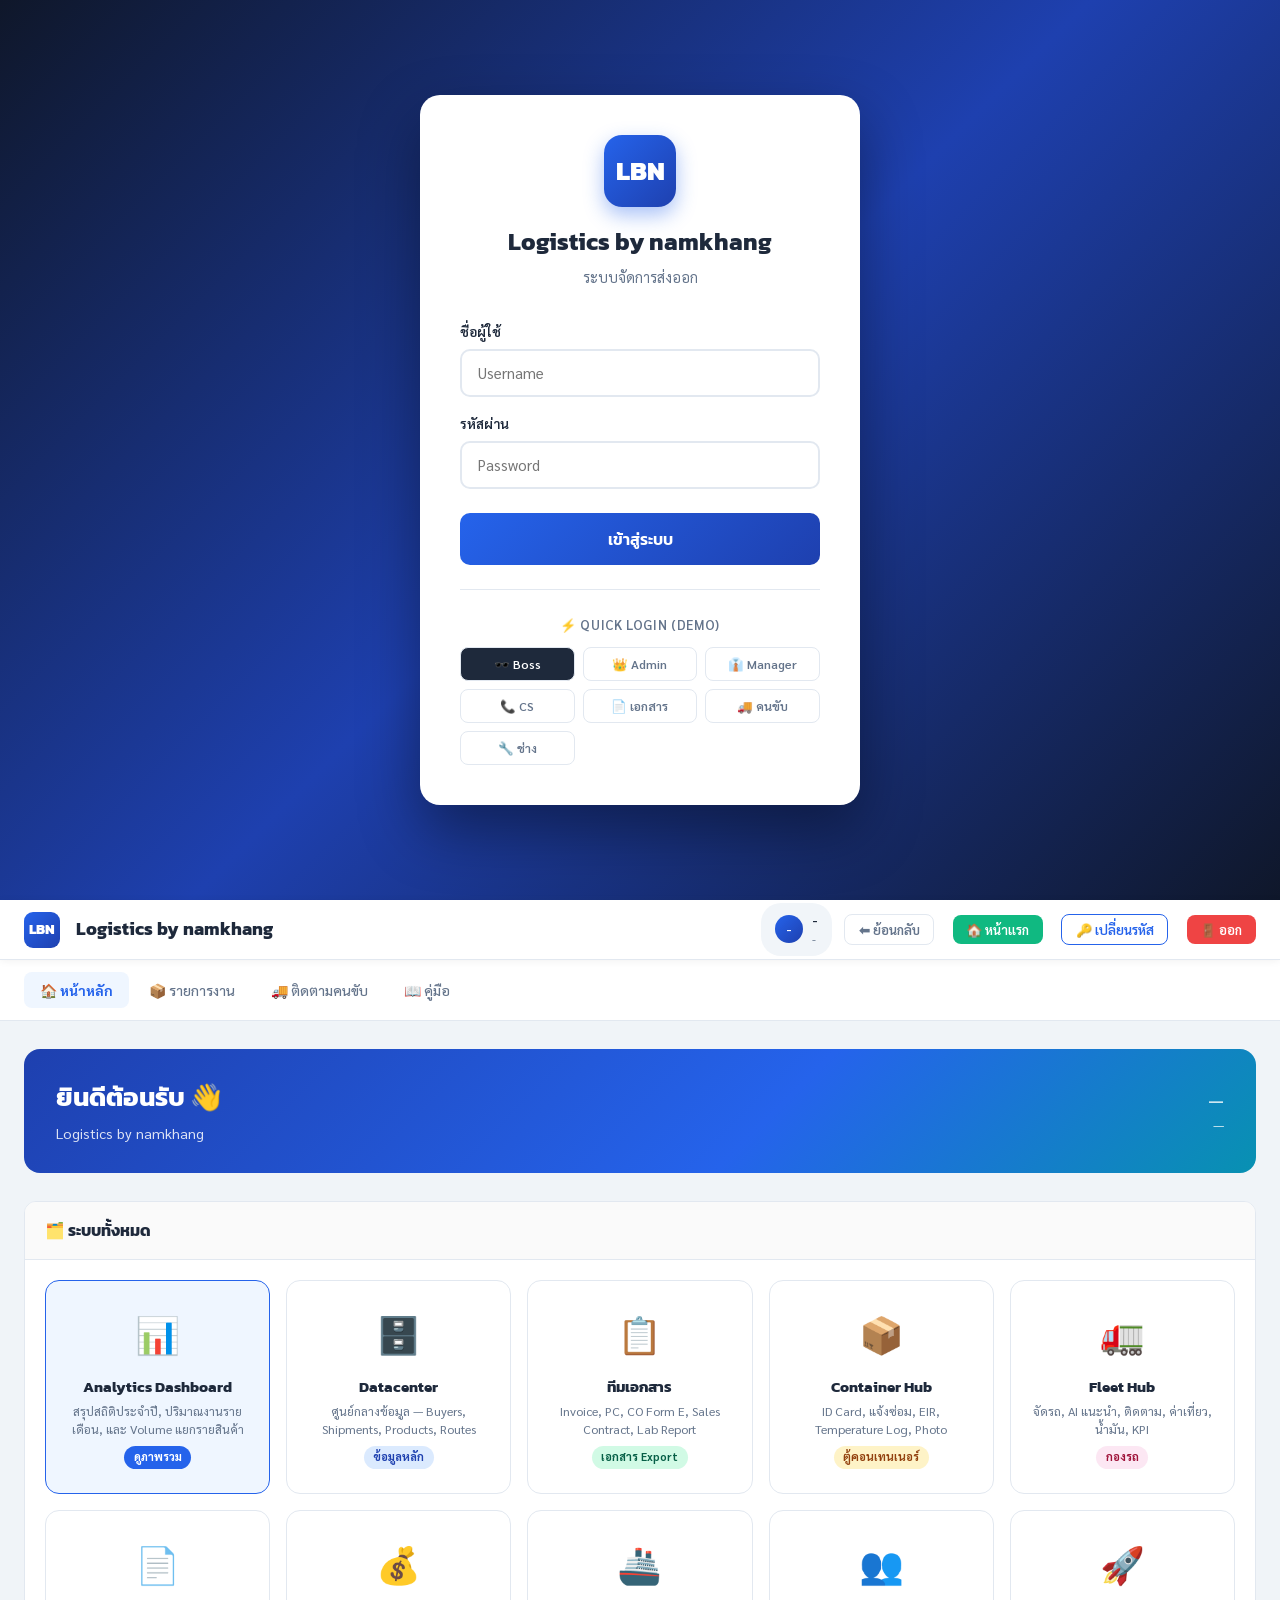
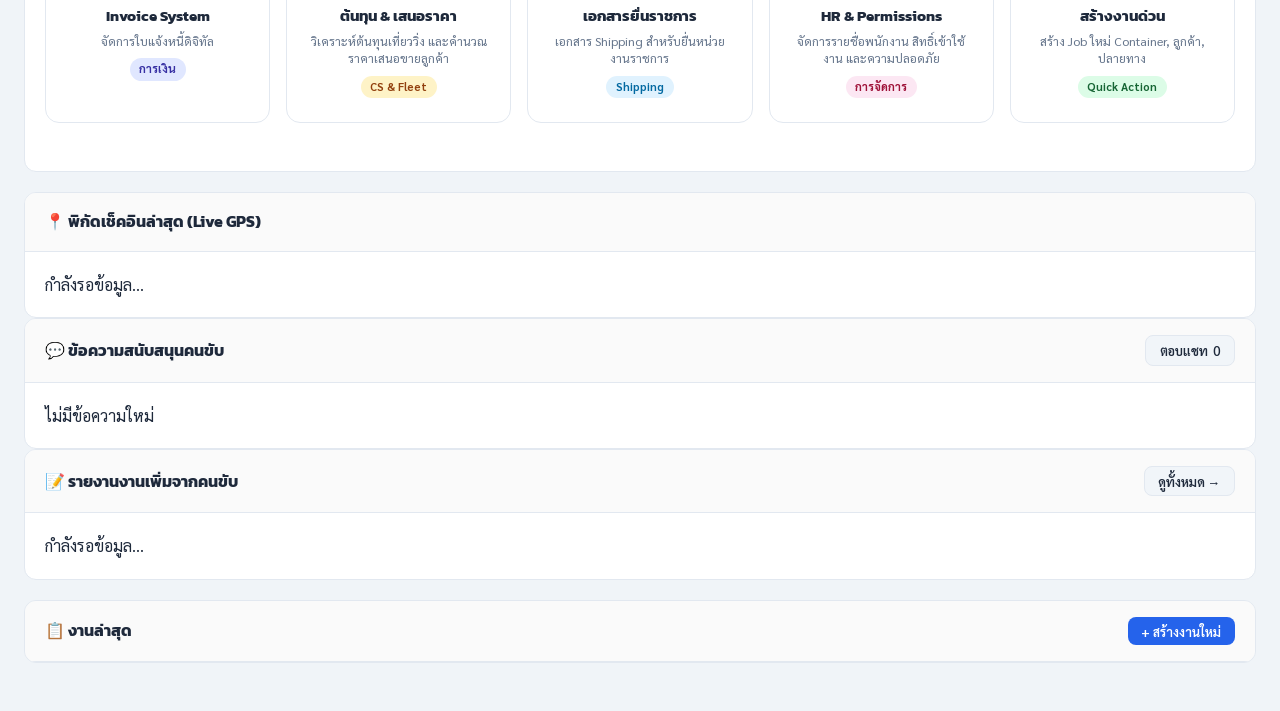
<file: index.html>
<!DOCTYPE html>
<html lang="th">
<head>
<meta charset="UTF-8">
<meta name="viewport" content="width=device-width, initial-scale=1.0">
<title>Logistics by namkhang — ระบบจัดการ</title>
<style>
@import url('https://fonts.googleapis.com/css2?family=Sarabun:wght@300;400;500;600;700;800&family=Kanit:wght@400;500;600;700&display=swap');
*{margin:0;padding:0;box-sizing:border-box}
:root{
  --primary:#2563eb;--primary-dark:#1e40af;--success:#10b981;--danger:#ef4444;
  --warning:#f59e0b;--info:#06b6d4;--dark:#1e293b;--gray:#64748b;
  --light:#f1f5f9;--border:#e2e8f0;
}
body{font-family:'Sarabun',sans-serif;background:#f0f4f8;color:var(--dark);line-height:1.6;min-height:100vh}

/* ══ LOGIN ══ */
#loginScreen{
  display:none;align-items:center;justify-content:center;
  min-height:100vh;background:linear-gradient(135deg,#0f172a 0%,#1e40af 50%,#0f172a 100%);
  padding:1rem;
}
.login-card{
  background:#fff;border-radius:20px;padding:2.5rem;width:100%;max-width:440px;
  box-shadow:0 25px 60px rgba(0,0,0,.4);
}
.login-brand{text-align:center;margin-bottom:2rem}
.login-logo{
  width:72px;height:72px;border-radius:18px;
  background:linear-gradient(135deg,var(--primary),var(--primary-dark));
  display:inline-flex;align-items:center;justify-content:center;
  font-family:'Kanit',sans-serif;font-size:1.6rem;font-weight:800;color:#fff;
  margin-bottom:1rem;box-shadow:0 8px 20px rgba(37,99,235,.4);
}
.login-brand h1{font-family:'Kanit',sans-serif;font-size:1.5rem;color:var(--dark)}
.login-brand p{font-size:.9rem;color:var(--gray);margin-top:.25rem}
.fg{margin-bottom:1rem}
.fg label{display:block;font-size:.85rem;font-weight:600;color:var(--dark);margin-bottom:.4rem}
.fg input{
  width:100%;padding:.75rem 1rem;border:2px solid var(--border);border-radius:10px;
  font-family:'Sarabun',sans-serif;font-size:.95rem;transition:.2s;
}
.fg input:focus{outline:none;border-color:var(--primary);box-shadow:0 0 0 3px rgba(37,99,235,.1)}
.btn-login{
  width:100%;padding:.875rem;background:linear-gradient(135deg,var(--primary),var(--primary-dark));
  color:#fff;border:none;border-radius:10px;font-family:'Kanit',sans-serif;
  font-size:1rem;font-weight:600;cursor:pointer;transition:.2s;margin-top:.5rem;
}
.btn-login:hover{transform:translateY(-1px);box-shadow:0 6px 16px rgba(37,99,235,.35)}
.quick-login{margin-top:1.5rem;padding-top:1.5rem;border-top:1px solid var(--border)}
.quick-login h3{font-size:.82rem;font-weight:600;color:var(--gray);text-align:center;margin-bottom:.75rem;text-transform:uppercase;letter-spacing:.05em}
.quick-btns{display:grid;grid-template-columns:repeat(3,1fr);gap:.5rem}
.quick-btn{
  padding:.5rem .25rem;border:1.5px solid var(--border);background:#fff;
  border-radius:8px;cursor:pointer;font-family:'Sarabun',sans-serif;font-size:.78rem;
  font-weight:600;color:var(--gray);transition:.2s;
}
.quick-btn:hover{border-color:var(--primary);color:var(--primary);background:#eff6ff}
.login-error{
  background:#fee2e2;border:1px solid #fca5a5;color:#991b1b;
  padding:.65rem 1rem;border-radius:8px;font-size:.85rem;margin-bottom:1rem;display:none;
}

/* ══ APP ══ */
#app{display:flex;flex-direction:column;min-height:100vh}

/* TOPBAR */
.topbar{
  background:#fff;border-bottom:1px solid var(--border);
  padding:0 1.5rem;height:60px;
  display:flex;align-items:center;justify-content:space-between;
  position:sticky;top:0;z-index:100;box-shadow:0 1px 8px rgba(0,0,0,.06);
}
.topbar-left{display:flex;align-items:center;gap:1rem}
.topbar-logo{
  width:36px;height:36px;border-radius:9px;
  background:linear-gradient(135deg,var(--primary),var(--primary-dark));
  display:flex;align-items:center;justify-content:center;
  font-family:'Kanit',sans-serif;font-weight:800;font-size:.9rem;color:#fff;
}
.topbar-title{font-family:'Kanit',sans-serif;font-size:1.1rem;font-weight:700;color:var(--dark)}
.topbar-right{display:flex;align-items:center;gap:.75rem}
.user-chip{
  display:flex;align-items:center;gap:.6rem;padding:.4rem .85rem;
  background:var(--light);border-radius:20px;
}
.user-avatar{
  width:28px;height:28px;border-radius:50%;
  background:linear-gradient(135deg,var(--primary),var(--primary-dark));
  display:flex;align-items:center;justify-content:center;
  font-size:.75rem;font-weight:700;color:#fff;
}
.user-name{font-size:.85rem;font-weight:600;color:var(--dark)}
.user-role{font-size:.72rem;color:var(--gray)}
.btn-logout{
  padding:.4rem .85rem;border:1.5px solid var(--border);background:#fff;
  color:var(--gray);border-radius:8px;cursor:pointer;font-family:'Sarabun',sans-serif;
  font-size:.82rem;font-weight:600;transition:.2s;
}
.btn-logout:hover{border-color:var(--danger);color:var(--danger);background:#fef2f2}

/* NAV TABS */
.nav-tabs{
  display:flex;gap:.25rem;padding:.75rem 1.5rem;
  background:#fff;border-bottom:1px solid var(--border);overflow-x:auto;
}
.nav-tab{
  display:flex;align-items:center;gap:.4rem;padding:.55rem 1rem;border-radius:8px;
  border:none;background:none;cursor:pointer;font-family:'Sarabun',sans-serif;
  font-size:.875rem;font-weight:500;color:var(--gray);white-space:nowrap;transition:.15s;
}
.nav-tab:hover{background:var(--light);color:var(--dark)}
.nav-tab.active{background:#eff6ff;color:var(--primary);font-weight:700}

/* CONTENT */
.content{padding:1.75rem 1.5rem;flex:1}
.page{display:none}.page.active{display:block}

/* ══ DASHBOARD ══ */
.dash-hero{
  background:linear-gradient(135deg,#1e40af 0%,#2563eb 60%,#0891b2 100%);
  border-radius:16px;padding:1.75rem 2rem;margin-bottom:1.75rem;
  color:#fff;display:flex;justify-content:space-between;align-items:center;
}
.dash-hero h2{font-family:'Kanit',sans-serif;font-size:1.6rem;font-weight:700}
.dash-hero p{font-size:.9rem;opacity:.85;margin-top:.25rem}
.dash-hero-date{text-align:right;font-size:.85rem;opacity:.8}
.dash-hero-date strong{display:block;font-size:1.1rem;opacity:1}

/* STATS */
.stats-row{display:grid;grid-template-columns:repeat(auto-fill,minmax(160px,1fr));gap:1rem;margin-bottom:1.75rem}
.stat-card{
  background:#fff;border-radius:12px;padding:1.25rem;border:1px solid var(--border);
  border-top:3px solid var(--primary);box-shadow:0 2px 6px rgba(0,0,0,.04);transition:.2s;
}
.stat-card:hover{box-shadow:0 6px 16px rgba(0,0,0,.08);transform:translateY(-2px)}
.stat-card.green{border-top-color:var(--success)}
.stat-card.orange{border-top-color:var(--warning)}
.stat-card.red{border-top-color:var(--danger)}
.stat-card.cyan{border-top-color:var(--info)}
.stat-val{font-family:'Kanit',sans-serif;font-size:1.9rem;font-weight:700;color:var(--dark);line-height:1.1}
.stat-lbl{font-size:.8rem;color:var(--gray);margin-top:.3rem}
.stat-icon{font-size:1.5rem;float:right;margin-top:-0.25rem}

/* MODULE CARDS */
.modules-grid{display:grid;grid-template-columns:repeat(auto-fill,minmax(200px,1fr));gap:1rem;margin-bottom:1.75rem}
.module-card{
  background:#fff;border-radius:14px;padding:1.5rem 1.25rem;border:1.5px solid var(--border);
  cursor:pointer;transition:.2s;text-align:center;text-decoration:none;color:inherit;
  display:block;
}
.module-card:hover{border-color:var(--primary);box-shadow:0 6px 20px rgba(37,99,235,.15);transform:translateY(-3px)}
.module-icon{font-size:2.25rem;margin-bottom:.75rem;display:block}
.module-title{font-family:'Kanit',sans-serif;font-size:.95rem;font-weight:700;color:var(--dark)}
.module-desc{font-size:.78rem;color:var(--gray);margin-top:.25rem;line-height:1.4}
.module-badge{
  display:inline-block;margin-top:.5rem;padding:.15rem .6rem;border-radius:20px;
  font-size:.7rem;font-weight:700;background:#dbeafe;color:var(--primary-dark);
}

/* SECTION CARD */
.card{background:#fff;border-radius:12px;border:1px solid var(--border);margin-bottom:1.25rem;overflow:hidden}
.card-head{
  padding:1rem 1.25rem;border-bottom:1px solid var(--border);
  display:flex;justify-content:space-between;align-items:center;background:#fafafa;
}
.card-head h3{font-family:'Kanit',sans-serif;font-size:1rem;color:var(--dark)}
.card-body{padding:1.25rem}

/* JOB LIST */
.search-bar{display:flex;gap:.65rem;margin-bottom:1rem;flex-wrap:wrap}
.search-bar input,.search-bar select{
  padding:.6rem .9rem;border:1.5px solid var(--border);border-radius:8px;
  font-family:'Sarabun',sans-serif;font-size:.875rem;background:#fff;
}
.search-bar input{flex:1;min-width:200px}
.search-bar input:focus,.search-bar select:focus{outline:none;border-color:var(--primary)}
.job-item{
  padding:1rem 1.25rem;border-bottom:1px solid var(--border);
  cursor:pointer;transition:.15s;
}
.job-item:last-child{border-bottom:none}
.job-item:hover{background:#f8fafc}
.job-top{display:flex;justify-content:space-between;align-items:flex-start;margin-bottom:.6rem}
.job-rn{font-family:'Kanit',sans-serif;font-size:.95rem;font-weight:700;color:var(--primary)}
.job-meta{display:flex;flex-wrap:wrap;gap:.5rem 1.25rem;font-size:.85rem;color:var(--gray)}
.job-meta span strong{color:var(--dark)}
.status{
  padding:.25rem .75rem;border-radius:20px;font-size:.75rem;font-weight:700;
  display:inline-flex;align-items:center;gap:.3rem;white-space:nowrap;
}
.status::before{content:'';width:6px;height:6px;border-radius:50%;background:currentColor;flex-shrink:0}
.s-pending{background:#fef3c7;color:#92400e}
.s-loading{background:#dbeafe;color:#1e40af}
.s-transit{background:#d1fae5;color:#065f46}
.s-waiting{background:#fed7aa;color:#9a3412}
.s-delivered{background:#dcfce7;color:#166534}
.empty-state{text-align:center;padding:3rem 1rem;color:var(--gray)}
.empty-state .ei{font-size:2.5rem;margin-bottom:.75rem}

/* BUTTONS */
.btn{
  display:inline-flex;align-items:center;gap:.35rem;padding:.6rem 1.2rem;
  border:none;border-radius:8px;font-family:'Sarabun',sans-serif;font-size:.875rem;
  font-weight:600;cursor:pointer;transition:.2s;
}
.btn-primary{background:var(--primary);color:#fff}.btn-primary:hover{background:#1d4ed8}
.btn-success{background:var(--success);color:#fff}.btn-success:hover{background:#059669}
.btn-ghost{background:var(--light);color:var(--dark);border:1px solid var(--border)}.btn-ghost:hover{background:var(--border)}
.btn-sm{padding:.35rem .85rem;font-size:.8rem}

/* MODAL */
.modal-overlay{
  display:none;position:fixed;inset:0;background:rgba(0,0,0,.5);
  z-index:500;align-items:center;justify-content:center;padding:1rem;
  backdrop-filter:blur(3px);
}
.modal-overlay.open{display:flex}
.modal-box{
  background:#fff;border-radius:16px;width:100%;max-width:860px;
  max-height:92vh;overflow-y:auto;
  box-shadow:0 25px 60px rgba(0,0,0,.25);
  animation:pop .25s cubic-bezier(.16,1,.3,1);
}
@keyframes pop{from{opacity:0;transform:scale(.93) translateY(16px)}to{opacity:1;transform:none}}
.modal-head{
  padding:1.25rem 1.5rem;border-bottom:1px solid var(--border);
  display:flex;justify-content:space-between;align-items:center;background:#f8fafc;
}
.modal-head h3{font-family:'Kanit',sans-serif;font-size:1.15rem;color:var(--dark)}
.modal-close{background:none;border:none;font-size:1.4rem;cursor:pointer;color:var(--gray);line-height:1;border-radius:6px;padding:.1rem .3rem}
.modal-close:hover{background:var(--border)}
.modal-body{padding:1.5rem}
.modal-foot{padding:1rem 1.5rem;border-top:1px solid var(--border);display:flex;justify-content:flex-end;gap:.65rem;background:#f8fafc}

/* FORM IN MODAL */
.form-grid{display:grid;grid-template-columns:repeat(2,1fr);gap:1rem}
.fg-full{grid-column:1/-1}
.form-group{display:flex;flex-direction:column;gap:.35rem}
.form-group label{font-size:.83rem;font-weight:600;color:var(--dark)}
.form-group input,.form-group select,.form-group textarea{
  padding:.65rem .9rem;border:1.5px solid var(--border);border-radius:8px;
  font-family:'Sarabun',sans-serif;font-size:.9rem;background:#fafafa;transition:.2s;
}
.form-group input:focus,.form-group select:focus,.form-group textarea:focus{
  outline:none;border-color:var(--primary);background:#fff;box-shadow:0 0 0 3px rgba(37,99,235,.1)
}
.ac-wrap{position:relative}
.ac-list{
  position:absolute;top:100%;left:0;right:0;background:#fff;border:2px solid var(--primary);
  border-top:none;border-radius:0 0 8px 8px;max-height:180px;overflow-y:auto;z-index:200;display:none;
}
.ac-list.open{display:block}
.ac-item{padding:.65rem 1rem;cursor:pointer;transition:.15s}
.ac-item:hover{background:#f0f9ff}
.ac-item strong{color:var(--primary);display:block;font-size:.88rem}
.ac-item small{color:var(--gray);font-size:.78rem}

/* MANUAL */
.manual-section{margin-bottom:2rem}
.manual-section h2{font-family:'Kanit',sans-serif;color:var(--primary);margin-bottom:1rem;font-size:1.1rem;padding-bottom:.5rem;border-bottom:2px solid #dbeafe}
.cred-table{width:100%;border-collapse:collapse;font-size:.85rem}
.cred-table th{background:#1e293b;color:#fff;padding:.65rem 1rem;text-align:left}
.cred-table td{padding:.65rem 1rem;border-bottom:1px solid var(--border)}
.cred-table tr:hover td{background:#f8fafc}
.info-box{padding:1rem 1.25rem;border-radius:10px;border-left:4px solid;margin-bottom:.75rem;line-height:1.7}

/* TIMELINE */
.timeline{padding-left:1.75rem;position:relative}
.timeline::before{content:'';position:absolute;left:.4rem;top:0;bottom:0;width:2px;background:var(--border)}
.tl-item{position:relative;padding-bottom:1.25rem}
.tl-item::before{
  content:'';position:absolute;left:-1.35rem;top:.3rem;
  width:12px;height:12px;border-radius:50%;background:var(--primary);border:2px solid #fff;box-shadow:0 0 0 2px var(--primary);
}
.tl-item.done::before{background:var(--success);box-shadow:0 0 0 2px var(--success)}
.tl-box{background:#f8fafc;padding:.85rem;border-radius:8px;border-left:3px solid var(--primary)}
.tl-item.done .tl-box{border-left-color:var(--success)}
.tl-time{font-size:.78rem;color:var(--gray);margin-bottom:.2rem}
.tl-title{font-weight:700;font-size:.88rem}
.tl-desc{font-size:.82rem;color:var(--gray);margin-top:.1rem}

@media(max-width:640px){
  .form-grid{grid-template-columns:1fr}
  .dash-hero{flex-direction:column;gap:.75rem}
  .modules-grid{grid-template-columns:repeat(2,1fr)}
  .nav-tabs{gap:0}
  .nav-tab{padding:.5rem .7rem;font-size:.8rem}
  .analytics-grid { grid-template-columns: 1fr; }
}
</style>
</head>
<body>

<!-- ══════════ LOGIN ══════════ -->
<div id="loginScreen">
  <div class="login-card">
    <div class="login-brand">
      <div class="login-logo">LBN</div>
      <h1>Logistics by namkhang</h1>
      <p>ระบบจัดการส่งออก</p>
    </div>
    <div class="login-error" id="loginError">ชื่อผู้ใช้หรือรหัสผ่านไม่ถูกต้อง</div>
    <div class="fg">
      <label>ชื่อผู้ใช้</label>
      <input type="text" id="username" placeholder="Username" autocomplete="username">
    </div>
    <div class="fg">
      <label>รหัสผ่าน</label>
      <input type="password" id="password" placeholder="Password" autocomplete="current-password"
        onkeydown="if(event.key==='Enter')doLogin()">
    </div>
    <button class="btn-login" onclick="doLogin()">เข้าสู่ระบบ</button>
    <div class="quick-login">
      <h3>⚡ Quick Login (Demo)</h3>
      <div class="quick-btns">
        <button class="quick-btn" style="background:#1e293b; color:#fff;" onclick="doLogin('boss','boss123')">🕶️ Boss</button>
        <button class="quick-btn" onclick="doLogin('admin','admin123')">👑 Admin</button>
        <button class="quick-btn" onclick="doLogin('manager','mgr123')">👔 Manager</button>
        <button class="quick-btn" onclick="doLogin('cs','cs123')">📞 CS</button>
        <button class="quick-btn" onclick="doLogin('doc','doc123')">📄 เอกสาร</button>
        <button class="quick-btn" onclick="doLogin('driver','driver123')">🚚 คนขับ</button>
        <button class="quick-btn" onclick="doLogin('tech','tech123')">🔧 ช่าง</button>
      </div>
    </div>
  </div>
</div>

<!-- ══════════ APP ══════════ -->
<div id="app">

  <!-- TOPBAR -->
  <div class="topbar">
    <div class="topbar-left">
      <div class="topbar-logo">LBN</div>
      <span class="topbar-title">Logistics by namkhang</span>
    </div>
    <div class="topbar-right">
      <div class="user-chip">
        <div class="user-avatar" id="userInitial">-</div>
        <div>
          <div class="user-name" id="userDisplayName">-</div>
          <div class="user-role" id="userRoleText">-</div>
        </div>
      </div>
      <button class="btn-logout" style="margin-right:0.4rem;" onclick="window.history.back()">⬅ ย้อนกลับ</button>
      <button class="btn-logout" style="background: var(--success); color: white; border: none; margin-right: 0.4rem;" onclick="location.href='index.html'">🏠 หน้าแรก</button>
      <button class="btn-logout" style="border-color:var(--primary);color:var(--primary);margin-right:0.4rem;" onclick="openChangePasswordModal()">🔑 เปลี่ยนรหัส</button>
      <button class="btn-logout" style="background: var(--danger); color: white; border: none;" onclick="doLogout()">🚪 ออก</button>
    </div>
  </div>

  <!-- NAV TABS -->
  <div class="nav-tabs">
    <button id="nav-dashboard" class="nav-tab active" onclick="showTab('dashboard',this)">🏠 หน้าหลัก</button>
    <button id="nav-jobs" class="nav-tab" onclick="showTab('jobs',this)">📦 รายการงาน</button>
    <button id="nav-driver" class="nav-tab" onclick="showTab('driver',this)">🚚 ติดตามคนขับ</button>
    <button id="nav-manual" class="nav-tab" onclick="showTab('manual',this)">📖 คู่มือ</button>
  </div>

  <!-- CONTENT -->
  <div class="content">

    <!-- ── DASHBOARD PAGE ── -->
    <div id="page-dashboard" class="page active">

      <!-- Hero -->
      <div class="dash-hero">
        <div>
          <h2>ยินดีต้อนรับ 👋</h2>
          <p id="heroSub">Logistics by namkhang</p>
        </div>
        <div class="dash-hero-date">
          <strong id="heroDate">—</strong>
          <span id="heroTime">—</span>
        </div>
      </div>

      <!-- Modules -->
      <div class="card">
        <div class="card-head"><h3>🗂️ ระบบทั้งหมด</h3></div>
        <div class="card-body">
          <div class="modules-grid">
            <a id="mod-dashboard" class="module-card" href="dashboard.html" style="border-color: #2563eb; background: #eff6ff;">
              <span class="module-icon">📊</span>
              <div class="module-title">Analytics Dashboard</div>
              <div class="module-desc">สรุปสถิติประจำปี, ปริมาณงานรายเดือน, และ Volume แยกรายสินค้า</div>
              <span class="module-badge" style="background:#2563eb;color:#fff">ดูภาพรวม</span>
            </a>
            <a id="mod-datacenter" class="module-card" href="datacenter.html">
              <span class="module-icon">🗄️</span>
              <div class="module-title">Datacenter</div>
              <div class="module-desc">ศูนย์กลางข้อมูล — Buyers, Shipments, Products, Routes</div>
              <span class="module-badge">ข้อมูลหลัก</span>
            </a>
            <a id="mod-document" class="module-card" href="document-team.html">
              <span class="module-icon">📋</span>
              <div class="module-title">ทีมเอกสาร</div>
              <div class="module-desc">Invoice, PC, CO Form E, Sales Contract, Lab Report</div>
              <span class="module-badge" style="background:#d1fae5;color:#065f46">เอกสาร Export</span>
            </a>
            <a id="mod-container" class="module-card" href="container-hub.html">
              <span class="module-icon">📦</span>
              <div class="module-title">Container Hub</div>
              <div class="module-desc">ID Card, แจ้งซ่อม, EIR, Temperature Log, Photo</div>
              <span class="module-badge" style="background:#fef3c7;color:#92400e">ตู้คอนเทนเนอร์</span>
            </a>
            <a id="mod-fleet" class="module-card" href="fleet-hub.html">
              <span class="module-icon">🚛</span>
              <div class="module-title">Fleet Hub</div>
              <div class="module-desc">จัดรถ, AI แนะนำ, ติดตาม, ค่าเที่ยว, น้ำมัน, KPI</div>
              <span class="module-badge" style="background:#fce7f3;color:#9f1239">กองรถ</span>
            </a>
            <a id="mod-invoice" class="module-card" href="INVOICE.html">
              <span class="module-icon">📄</span>
              <div class="module-title">Invoice System</div>
              <div class="module-desc">จัดการใบแจ้งหนี้ดิจิทัล</div>
              <span class="module-badge" style="background:#e0e7ff;color:#3730a3">การเงิน</span>
            </a>
            <a id="mod-quotation" class="module-card" href="quotation-costing.html">
              <span class="module-icon">💰</span>
              <div class="module-title">ต้นทุน & เสนอราคา</div>
              <div class="module-desc">วิเคราะห์ต้นทุนเที่ยววิ่ง และคำนวณราคาเสนอขายลูกค้า</div>
              <span class="module-badge" style="background:#fef3c7;color:#92400e">CS & Fleet</span>
            </a>
            <a id="mod-shipping" class="module-card" href="shipping-gov.html">
              <span class="module-icon">🚢</span>
              <div class="module-title">เอกสารยื่นราชการ</div>
              <div class="module-desc">เอกสาร Shipping สำหรับยื่นหน่วยงานราชการ</div>
              <span class="module-badge" style="background:#e0f2fe;color:#0369a1">Shipping</span>
            </a>
            <a id="mod-hr" class="module-card" href="hr-management.html">
              <span class="module-icon">👥</span>
              <div class="module-title">HR & Permissions</div>
              <div class="module-desc">จัดการรายชื่อพนักงาน สิทธิ์เข้าใช้งาน และความปลอดภัย</div>
              <span class="module-badge" style="background:#fce7f3;color:#9f1239">การจัดการ</span>
            </a>
            <div id="mod-quickjob" class="module-card" onclick="openQuickJob()">
              <span class="module-icon">🚀</span>
              <div class="module-title">สร้างงานด่วน</div>
              <div class="module-desc">สร้าง Job ใหม่ Container, ลูกค้า, ปลายทาง</div>
              <span class="module-badge" style="background:#dcfce7;color:#166534">Quick Action</span>
            </div>
          </div>
        </div>
      </div>

      <!-- Live Driver Feed & Message Support (Office monitoring) -->
      <div class="grid grid-cols-1 md:grid-cols-2 gap-4 mb-6" id="driver-monitor-row">
        <div class="card" style="margin-bottom:0">
          <div class="card-head"><h3>📍 พิกัดเช็คอินล่าสุด (Live GPS)</h3></div>
          <div class="card-body p-0" style="max-height:300px; overflow-y:auto" id="office-checkin-list">
            <div class="p-6 text-center text-slate-400 text-xs italic">กำลังรอข้อมูล...</div>
          </div>
        </div>
        <div class="card" style="margin-bottom:0">
          <div class="card-head">
            <h3>💬 ข้อความสนับสนุนคนขับ</h3>
            <button class="btn btn-ghost btn-sm relative" onclick="openOfficeChat()">
              ตอบแชท
              <span id="office-chat-badge" class="absolute -top-2 -right-2 bg-red-600 text-white text-[10px] font-bold w-5 h-5 rounded-full flex items-center justify-center hidden">0</span>
            </button>
          </div>
          <div class="card-body p-0" style="max-height:300px; overflow-y:auto" id="office-chat-preview">
            <div class="p-6 text-center text-slate-400 text-xs italic">ไม่มีข้อความใหม่</div>
          </div>
        </div>
      </div>

      <!-- Additional Work Reports (Office monitoring) -->
      <div class="card" id="additional-work-monitor-row">
        <div class="card-head">
          <h3>📝 รายงานงานเพิ่มจากคนขับ</h3>
          <button class="btn btn-ghost btn-sm" onclick="showTab('driver', document.getElementById('nav-driver'))">ดูทั้งหมด →</button>
        </div>
        <div class="card-body p-0" style="max-height:300px; overflow-y:auto" id="office-additional-work-list">
          <div class="p-6 text-center text-slate-400 text-xs italic">กำลังรอข้อมูล...</div>
        </div>
      </div>


      <!-- Recent Jobs -->
      <div class="card" id="card-recent-jobs">
        <div class="card-head">
          <h3>📋 งานล่าสุด</h3>
          <button class="btn btn-primary btn-sm" onclick="openQuickJob()">+ สร้างงานใหม่</button>
        </div>
        <div class="card-body" style="padding:0">
          <div id="recentJobsList"></div>
        </div>
      </div>
    </div>

    <!-- ── JOBS PAGE ── -->
    <div id="page-jobs" class="page">
      <div style="display:flex;justify-content:space-between;align-items:center;margin-bottom:1.25rem">
        <h2 style="font-family:'Kanit',sans-serif;font-size:1.25rem">📦 รายการงานทั้งหมด</h2>
        <button class="btn btn-primary" onclick="openQuickJob()">+ สร้างงานใหม่</button>
      </div>
      <div class="card">
        <div class="card-body" style="padding-bottom:.5rem">
          <div class="search-bar">
            <input type="text" id="searchInput" placeholder="🔍 ค้นหา RN, เบอร์ตู้, ลูกค้า..." oninput="renderJobs()">
            <select id="filterStatus" onchange="renderJobs()">
              <option value="">ทุกสถานะ</option>
              <option value="pending">รอดำเนินการ</option>
              <option value="loading">กำลังบรรทุก</option>
              <option value="transit">กำลังขนส่ง</option>
              <option value="waiting">รอข้ามด่าน</option>
              <option value="delivered">ส่งมอบแล้ว</option>
            </select>
          </div>
        </div>
        <div id="allJobsList"></div>
      </div>
    </div>

    <!-- ── DRIVER PAGE ── -->
    <div id="page-driver" class="page">
      <div style="display:flex;justify-content:space-between;align-items:center;margin-bottom:1.25rem">
        <h2 style="font-family:'Kanit',sans-serif;font-size:1.25rem">🚚 สถานะพนักงานขับรถ (Monitoring)</h2>
        <button class="btn btn-primary btn-sm" onclick="window.open('driver-portal.html')">👁️ ดูหน้าจอคนขับ</button>
      </div>

      <!-- Large Simulated Map -->
      <div class="card" style="margin-bottom:1.5rem">
        <div class="card-head"><h3>🗺️ แผนที่พิกัดกองรถ (Fleet Live Map)</h3></div>
        <div class="card-body">
          <div class="fleet-map-container" id="fleetLiveMap">
            <div class="map-road-v"></div>
            <div class="map-road-h"></div>
            <div class="map-landmark" style="top:20%; left:10%">Bangkok Hub</div>
            <div class="map-landmark" style="top:10%; right:15%">Laos Border</div>
            <div class="map-landmark" style="bottom:15%; left:20%">Chumphon Factory</div>
            <!-- Truck Markers Rendered Here -->
          </div>
          <p style="font-size:.75rem;color:var(--gray);margin-top:.75rem;text-align:center">
            <i class="fas fa-info-circle mr-1"></i> ตำแหน่งจำลองอ้างอิงตามการเช็คอินล่าสุดของพนักงานขับรถแต่ละคน
          </p>
        </div>
      </div>

      <div class="card">
        <div class="card-head">
          <h3>📋 งานที่กำลังดำเนินการโดยคนขับ</h3>
        </div>
        <div class="card-body">
          <div id="driverJobsList" class="timeline"></div>
          <div id="driverJobsEmpty" class="empty-state" style="display:none">
            <div class="ei">🚚</div>
            <p>ยังไม่มีงานสำหรับคุณ</p>
          </div>
        </div>
      </div>

      <div class="card">
        <div class="card-head">
          <h3>🛠️ แจ้งซ่อมล่าสุด</h3>
        </div>
        <div class="card-body" style="padding:0">
          <div id="driverRepairList"></div>
        </div>
      </div>
    </div>

    <!-- ── MANUAL PAGE ── -->
    <div id="page-manual" class="page">
      <div class="card">
        <div class="card-head"><h3>📖 คู่มือการใช้งาน</h3></div>
        <div class="card-body" style="max-width:900px">

          <!-- TOC -->
          <div style="background:#f0f9ff;padding:1.25rem;border-radius:10px;border-left:4px solid var(--primary);margin-bottom:1.75rem">
            <h3 style="font-family:'Kanit';margin-bottom:.75rem;font-size:1rem">📑 สารบัญ</h3>
            <div style="display:grid;grid-template-columns:1fr 1fr;gap:.25rem .5rem">
              <a href="#m1" style="color:var(--primary);font-size:.88rem">1. ภาพรวมระบบ</a>
              <a href="#m2" style="color:var(--primary);font-size:.88rem">2. รหัสเข้าใช้งาน</a>
              <a href="#m3" style="color:var(--primary);font-size:.88rem">3. Admin / ผู้จัดการ</a>
              <a href="#m4" style="color:var(--primary);font-size:.88rem">4. CS / ประสานงาน</a>
              <a href="#m5" style="color:var(--primary);font-size:.88rem">5. ฝ่ายเอกสาร</a>
              <a href="#m6" style="color:var(--primary);font-size:.88rem">6. ช่าง / คนขับ</a>
              <a href="#m7" style="color:var(--primary);font-size:.88rem">7. Tips &amp; Tricks</a>
            </div>
          </div>

          <div class="manual-section" id="m1">
            <h2>1. ภาพรวมระบบ</h2>
            <div class="info-box" style="background:#eff6ff;border-color:var(--primary)"><strong>🏠 หน้าหลัก</strong> — Portal กลาง: สร้างงาน, ดูรายการ, เชื่อมทุก module</div>
            <div class="info-box" style="background:#ecfdf5;border-color:var(--success)"><strong>🗄️ Datacenter</strong> — ฐานข้อมูลกลาง: Buyers, Shipments, Products, Routes, Exchange Rates</div>
            <div class="info-box" style="background:#fefce8;border-color:var(--warning)"><strong>📋 ทีมเอกสาร</strong> — แบบฟอร์มเอกสาร Export ครบชุด: Invoice, PC, CO Form E, Sales Contract, Lab</div>
            <div class="info-box" style="background:#fff7ed;border-color:#f97316"><strong>📦 Container Hub</strong> — บริหารตู้ Container ครบวงจร</div>
            <div class="info-box" style="background:#fdf4ff;border-color:#a855f7"><strong>🚛 Fleet Hub</strong> — บริหารกองรถ, จัดรถ AI, ค่าเที่ยว, น้ำมัน</div>
          </div>

          <div class="manual-section" id="m2">
            <h2>2. รหัสเข้าใช้งาน</h2>
            <table class="cred-table">
              <thead><tr><th>Role</th><th>Username</th><th>Password</th><th>เข้าถึง</th></tr></thead>
              <tbody>
                <tr style="background:#fef3c7"><td>👑 Admin</td><td><code>admin</code></td><td><code>admin123</code></td><td>ทุกระบบ</td></tr>
                <tr><td>👔 Manager</td><td><code>manager</code></td><td><code>mgr123</code></td><td>ทุกระบบ</td></tr>
                <tr style="background:#f0fdf4"><td>📞 CS</td><td><code>cs</code></td><td><code>cs123</code></td><td>หน้าหลัก + Container Hub</td></tr>
                <tr><td>📄 เอกสาร</td><td><code>doc</code></td><td><code>doc123</code></td><td>หน้าหลัก + ทีมเอกสาร</td></tr>
                <tr style="background:#fff7ed"><td>🚚 คนขับ</td><td><code>driver</code></td><td><code>driver123</code></td><td>แจ้งซ่อมเท่านั้น</td></tr>
                <tr><td>🔧 ช่าง</td><td><code>tech</code></td><td><code>tech123</code></td><td>Container Hub (งานช่าง)</td></tr>
                <tr style="background:#f0fdf4"><td>📋 จัดรถ</td><td><code>dispatch</code></td><td><code>disp123</code></td><td>Fleet Hub</td></tr>
                <tr><td>💰 การเงิน</td><td><code>finance</code></td><td><code>fin123</code></td><td>Fleet Hub (ค่าเที่ยว, น้ำมัน)</td></tr>
              </tbody>
            </table>
          </div>

          <div class="manual-section" id="m3">
            <h2>3. Admin / ผู้จัดการ</h2>
            <div class="info-box" style="background:#fef3c7;border-color:var(--warning)">Login: <code>admin / admin123</code> หรือ <code>manager / mgr123</code></div>
            <ul style="padding-left:1.5rem;line-height:2.1;font-size:.9rem">
              <li><strong>Dashboard</strong> — ดูสถิติทั้งหมด, Shipment status, Exchange rates</li>
              <li><strong>Datacenter</strong> → เพิ่ม/แก้ไข Buyers, Products, Routes, Exchange Rates</li>
              <li><strong>ทีมเอกสาร</strong> → สร้าง Invoice, Sales Contract, ติดตามเอกสาร</li>
              <li><strong>Container Hub</strong> → ดู Dashboard, อนุมัติแจ้งซ่อม</li>
              <li><strong>Fleet Hub</strong> → ดู KPI กองรถ, ค่าเที่ยว, อนุมัติซ่อม</li>
            </ul>
          </div>

          <div class="manual-section" id="m4">
            <h2>4. CS / ประสานงาน</h2>
            <div class="info-box" style="background:#f0fdf4;border-color:var(--success)">Login: <code>cs / cs123</code></div>
            <ul style="padding-left:1.5rem;line-height:2.1;font-size:.9rem">
              <li>สร้างงานใหม่ → กด <strong>"สร้างงานด่วน"</strong> กรอก Container, ลูกค้า, ปลายทาง</li>
              <li>ติดตาม Shipment → ดู status ใน <strong>รายการงาน</strong></li>
              <li>Container Hub → ดู ID Card ตู้, EIR Gate-In/Out</li>
            </ul>
          </div>

          <div class="manual-section" id="m5">
            <h2>5. ฝ่ายเอกสาร</h2>
            <div class="info-box" style="background:#f3f4f6;border-color:#6b7280">Login: <code>doc / doc123</code></div>
            <ul style="padding-left:1.5rem;line-height:2.1;font-size:.9rem">
              <li>เปิด <strong>ทีมเอกสาร</strong> → เลือก Tab เอกสารที่ต้องการ</li>
              <li>กรอกข้อมูล → กด Preview → พิมพ์เอกสาร</li>
              <li>บันทึกเลขเอกสารใน <strong>Datacenter → ทะเบียนเอกสาร</strong></li>
              <li>เอกสารที่ต้องเตรียม: Invoice/PL → Sales Contract → Lab Test → PC → CO Form E</li>
            </ul>
          </div>

          <div class="manual-section" id="m6">
            <h2>6. ช่าง / คนขับ</h2>
            <div style="display:grid;gap:.75rem">
              <div class="info-box" style="background:#fff7ed;border-color:#f97316">
                <strong>🔧 ช่าง</strong> (<code>tech / tech123</code>) → Container Hub: ดูงานซ่อมที่ได้รับมอบหมาย, อัปเดตสถานะ
              </div>
              <div class="info-box" style="background:#fed7aa;border-color:#f97316">
                <strong>🚚 คนขับ</strong> (<code>driver / driver123</code>) → แจ้งซ่อมรถใน Fleet Hub<br>
                ระดับความเร่งด่วน: 🟢 ต่ำ (ยังขับได้) · 🟡 กลาง (3 วัน) · 🔴 สูง (หยุดทำงาน)
              </div>
            </div>
          </div>

          <div class="manual-section" id="m7">
            <h2>7. Tips &amp; Tricks</h2>
            <div style="display:grid;gap:.75rem">
              <div class="info-box" style="background:#d1fae5;border-color:var(--success)">⚡ <strong>Auto-Complete</strong> — พิมพ์ 2-3 ตัว ระบบแนะนำลูกค้า/ล้ง/เบอร์ตู้ทันที</div>
              <div class="info-box" style="background:#dbeafe;border-color:var(--primary)">🤖 <strong>AI แนะนำรถ (Fleet Hub)</strong> — วิเคราะห์ประเภทตู้ + OTP + Safety Score คนขับ</div>
              <div class="info-box" style="background:#fef9c3;border-color:var(--warning)">⚠️ <strong>แจ้งเตือนเอกสารรถ</strong> — Fleet Hub แสดงเตือนเมื่อภาษี/ประกัน จะหมดใน 30 วัน</div>
              <div class="info-box" style="background:#ede9fe;border-color:#7c3aed">🔑 <strong>Session ข้ามหน้า</strong> — Login ครั้งเดียว กดไปทุก module ได้เลย ไม่ต้อง Login ซ้ำ</div>
            </div>
            <div style="background:linear-gradient(135deg,#1e40af,#7c3aed);color:#fff;padding:1.5rem;border-radius:12px;text-align:center;margin-top:1.5rem">
              <div style="font-family:'Kanit';font-size:1.2rem;margin-bottom:.5rem">🎉 พร้อมใช้งาน</div>
              <div style="font-size:.88rem;opacity:.9">หน้าหลัก · Datacenter · ทีมเอกสาร · Container Hub · Fleet Hub</div>
            </div>
          </div>

        </div>
      </div>
    </div>

  </div><!-- /content -->
</div><!-- /app -->

<!-- ══ QUICK JOB MODAL ══ -->
<div class="modal-overlay" id="modalQuickJob">
  <div class="modal-box" style="max-width:780px">
    <div class="modal-head">
      <h3>🚀 สร้างงานใหม่</h3>
      <button class="modal-close" onclick="closeModal('modalQuickJob')">✕</button>
    </div>
    <div class="modal-body">
      <div class="form-grid">
        <div class="form-group">
          <label>RN Number (Auto)</label>
          <input id="rnNumber" readonly style="background:#f0f9ff;font-weight:700;color:var(--primary)">
        </div>
        <div class="form-group">
          <label>CB Number</label>
          <input id="cbNumber" placeholder="2026-05-0001">
        </div>
        <div class="form-group">
          <label>วิธีข้าม</label>
          <select id="crossingMethod">
            <option value="">เลือกวิธีข้าม</option>
            <option>งานนำเข้าหนองคาย</option>
            <option>งานนำเข้าเชียงของ</option>
            <option>ตู้รถไฟ NK</option>
            <option>บ่อเต็น</option>
          </select>
        </div>
        <div class="form-group ac-wrap">
          <label>เบอร์ตู้ <span style="color:var(--danger)">*</span></label>
          <input id="containerNumber" placeholder="TBCU2122923" oninput="acContainer(this.value)">
          <div class="ac-list" id="acContainerList"></div>
        </div>
        <div class="form-group">
          <label>ขนาดตู้</label>
          <select id="containerSize">
            <option value="">เลือกขนาด</option>
            <option>40HC</option><option>40HR</option><option>45HR</option>
          </select>
        </div>
        <div class="form-group ac-wrap">
          <label>ลูกค้า <span style="color:var(--danger)">*</span></label>
          <input id="customer" placeholder="ชื่อลูกค้า" oninput="acCustomer(this.value)">
          <div class="ac-list" id="acCustomerList"></div>
        </div>
        <div class="form-group ac-wrap">
          <label>ล้ง / สถานที่รับสินค้า</label>
          <input id="warehouse" placeholder="ชื่อล้ง" oninput="acWarehouse(this.value)">
          <div class="ac-list" id="acWarehouseList"></div>
        </div>
        <div class="form-group">
          <label>จังหวัด</label>
          <select id="province">
            <option value="">เลือก</option>
            <option>จันทบุรี</option><option>สมุทปราการ</option>
            <option>นครปฐม</option><option>ปทุมธานี</option><option>ชุมพร</option>
          </select>
        </div>
        <div class="form-group">
          <label>สินค้า</label>
          <select id="goods">
            <option value="">เลือก</option>
            <option value="榴莲 (Durian)">榴莲 (Durian) — ทุเรียน</option>
            <option value="山竹 (Mangosteen)">山竹 (Mangosteen) — มังคุด</option>
            <option value="龙眼 (Longan)">龙眼 (Longan) — ลำไย</option>
          </select>
        </div>
        <div class="form-group">
          <label>จำนวนสินค้า</label>
          <input id="goodsQty" placeholder="เช่น 960 Bxs">
        </div>
        <div class="form-group">
          <label>SEAL NO.</label>
          <input id="sealNo" placeholder="TH-DOA 2-xxxxx">
        </div>
        <div class="form-group">
          <label>ด่านปลายทาง</label>
          <select id="destination">
            <option value="">เลือกด่าน</option>
            <option>YOUYIGUAN, CHINA</option>
            <option>MOHAN, CHINA</option>
            <option>HEKOU, CHINA</option>
            <option>NAKHON PHANOM</option>
          </select>
        </div>
        <div class="form-group">
          <label>วันที่ถึง (Due Date)</label>
          <input id="dueAt" placeholder="YYYY-MM-DD">
          <div style="font-size:.82rem;color:var(--gray);margin-top:.15rem">
            สำหรับหน้านี้คนขับจะเห็น RN + สถานที่ + วันที่ถึง
          </div>
        </div>
        <div class="form-group fg-full">
          <label>หมายเหตุ</label>
          <input id="jobNotes" placeholder="รายละเอียดเพิ่มเติม...">
        </div>
      </div>
    </div>
    <div class="modal-foot">
      <button class="btn btn-ghost" onclick="closeModal('modalQuickJob')">ยกเลิก</button>
      <button class="btn btn-success" onclick="saveJob()">✅ สร้างงาน</button>
    </div>
  </div>
</div>

<!-- ══ OFFICE CHAT MODAL ══ -->
<div class="modal-overlay" id="modalOfficeChat">
  <div class="modal-box" style="max-width:500px">
    <div class="modal-head">
      <h3>💬 สนทนากับพนักงานขับรถ</h3>
      <button class="modal-close" onclick="closeModal('modalOfficeChat')">✕</button>
    </div>
    <div class="modal-body bg-slate-50" id="office-chat-history" style="height:400px; overflow-y:auto; display:flex; flex-direction:column; gap:1rem">
      <!-- Messages Rendered by JS -->
    </div>
    <div class="p-4 bg-white border-t flex gap-2">
      <input type="text" id="office-chat-input" class="flex-1 border rounded-xl px-4 py-2 text-sm" placeholder="พิมพ์ตอบคนขับ..." onkeydown="if(event.key==='Enter')sendOfficeMessage()">
      <button onclick="sendOfficeMessage()" class="bg-blue-600 text-white w-10 h-10 rounded-full flex items-center justify-center shadow-lg"><i class="fas fa-paper-plane"></i></button>
    </div>
  </div>
</div>

<!-- ══ CHANGE PASSWORD MODAL ══ -->
<div class="modal-overlay" id="modalChangePassword">
  <div class="modal-box" style="max-width:400px">
    <div class="modal-head">
      <h3>🔑 เปลี่ยนรหัสผ่านส่วนตัว</h3>
      <button class="modal-close" onclick="closeModal('modalChangePassword')">✕</button>
    </div>
    <div class="modal-body">
      <div class="form-group" style="margin-bottom:1rem">
        <label>รหัสผ่านปัจจุบัน</label>
        <input type="password" id="chg-old-pass" placeholder="••••••••">
      </div>
      <div class="form-group" style="margin-bottom:1rem">
        <label>รหัสผ่านใหม่</label>
        <input type="password" id="chg-new-pass" placeholder="ระบุรหัสผ่านใหม่">
      </div>
      <div class="form-group">
        <label>ยืนยันรหัสผ่านใหม่</label>
        <input type="password" id="chg-confirm-pass" placeholder="ระบุรหัสผ่านใหม่อีกครั้ง">
      </div>
    </div>
    <div class="modal-foot">
      <button class="btn btn-ghost" onclick="closeModal('modalChangePassword')">ยกเลิก</button>
      <button class="btn btn-primary" onclick="doChangePassword()">✅ อัปเดตรหัสผ่าน</button>
    </div>
  </div>
</div>


<!-- ══ JOB DETAIL MODAL ══ -->
<div class="modal-overlay" id="modalJobDetail">
  <div class="modal-box" style="max-width:700px">
    <div class="modal-head">
      <h3 id="detailRN">รายละเอียด</h3>
      <button class="modal-close" onclick="closeModal('modalJobDetail')">✕</button>
    </div>
    <div class="modal-body">
      <div style="display:grid;grid-template-columns:3fr 2fr;gap:1.5rem">
        <div id="detailContent"></div>
        <div>
          <h4 style="font-family:'Kanit';margin-bottom:.75rem;font-size:.95rem">📍 Timeline</h4>
          <div class="timeline" id="detailTimeline"></div>
        </div>
      </div>
    </div>
  </div>
</div>

<!-- ══ DRIVER REPAIR MODAL ══ -->
<div class="modal-overlay" id="modalDriverRepair">
  <div class="modal-box" style="max-width:820px">
    <div class="modal-head">
      <h3>🛠️ แจ้งซ่อมรถ</h3>
      <button class="modal-close" onclick="closeModal('modalDriverRepair')">✕</button>
    </div>
    <div class="modal-body">
      <div class="form-grid">
        <div class="form-group">
          <label>RN ที่เกี่ยวข้อง (ถ้ามี)</label>
          <input id="repairRn" placeholder="เช่น RN202605-001" />
        </div>
        <div class="form-group">
          <label>เลขทะเบียนรถ</label>
          <input id="repairPlate" placeholder="เช่น AB-1234" />
        </div>

        <div class="form-group">
          <label>ประเภทปัญหา</label>
          <select id="repairType">
            <option value="">เลือกประเภท</option>
            <option value="เครื่องยนต์">เครื่องยนต์</option>
            <option value="ระบบเบรก">ระบบเบรก</option>
            <option value="ระบบไฟฟ้า">ระบบไฟฟ้า</option>
            <option value="ยาง/ช่วงล่าง">ยาง/ช่วงล่าง</option>
            <option value="อื่นๆ">อื่นๆ</option>
          </select>
        </div>

        <div class="form-group">
          <label>ความเร่งด่วน</label>
          <select id="repairPriority">
            <option value="low">🟢 ต่ำ (ยังขับได้)</option>
            <option value="medium">🟡 กลาง (ภายใน 3 วัน)</option>
            <option value="high">🔴 สูง (หยุดทำงาน)</option>
          </select>
        </div>

        <div class="form-group fg-full">
          <label>รายละเอียดอาการ</label>
          <textarea id="repairDesc" rows="4" placeholder="อธิบายอาการ/จุดที่พบ..." style="resize:vertical"></textarea>
        </div>

        <div class="form-group">
          <label>ตำแหน่ง/จุดที่เจอ</label>
          <input id="repairLocation" placeholder="เช่น หน้าเครื่อง/ล้อขวา/หลังรถ" />
        </div>

        <div class="form-group">
          <label>วันที่พบปัญหา</label>
          <input id="repairDate" placeholder="YYYY-MM-DD" />
        </div>

        <div class="form-group fg-full">
          <label>แนบรูป (Demo)</label>
          <input id="repairPhotoNote" placeholder="พิมพ์ชื่อไฟล์รูป หรือใส่คำอธิบาย (สำหรับเดโม)" />
          <div style="font-size:.82rem;color:var(--gray);margin-top:.35rem">
            หมายเหตุ: โปรเจกต์นี้เก็บข้อมูลแบบ localStorage (จึงบันทึกเฉพาะข้อความชื่อไฟล์/โน้ต)
          </div>
        </div>
      </div>
    </div>
    <div class="modal-foot">
      <button class="btn btn-ghost" onclick="closeModal('modalDriverRepair')">ยกเลิก</button>
      <button class="btn btn-success" onclick="saveDriverRepair()">✅ บันทึกแจ้งซ่อม</button>
    </div>
  </div>
</div>

<script src="auth.js"></script>
<script>
// ══ USERS ══
const USERS_FALLBACK = {
  boss:    {password:'boss123',  name:'บอสใหญ่ใจดี',     role:'Boss',initials:'BS'},
  admin:   {password:'admin123',name:'Administrator',role:'Admin',initials:'AD'},
  manager: {password:'mgr123',  name:'ผู้จัดการ',     role:'Manager',initials:'MG'},
  cs:      {password:'cs123',   name:'CS Team',       role:'ประสานงาน',initials:'CS'},
  doc:     {password:'doc123',  name:'ฝ่ายเอกสาร',    role:'เอกสาร',initials:'DC'},
  driver:  {password:'driver123',name:'คนขับรถ',       role:'Driver',initials:'DR'},
  tech:    {password:'tech123', name:'ช่างเทคนิค',     role:'ช่าง',initials:'TC'},
  dispatch:{password:'disp123', name:'คนจัดรถ',        role:'Dispatch',initials:'DP'},
  finance: {password:'fin123',  name:'ฝ่ายการเงิน',    role:'Finance',initials:'FN'},
};

const ROLE_PERMS = {
  'Boss':        ['all'],
  'Admin':       ['all'],
  'Manager':     ['all'],
  'ประสานงาน':    ['nav-jobs', 'nav-dashboard', 'nav-manual', 'mod-quickjob', 'mod-datacenter', 'mod-container', 'mod-quotation'],
  'เอกสาร':      ['nav-jobs', 'nav-dashboard', 'nav-manual', 'mod-document', 'mod-datacenter'],
  'Driver':      ['nav-driver'],
  'ช่าง':        ['nav-dashboard', 'nav-manual', 'mod-fleet', 'mod-container'],
  'Dispatch':    ['nav-jobs', 'nav-dashboard', 'nav-manual', 'mod-fleet', 'mod-container', 'mod-quickjob', 'mod-quotation'],
  'Finance':     ['nav-jobs', 'nav-dashboard', 'nav-manual', 'mod-invoice', 'mod-quotation', 'mod-fleet', 'mod-hr'],
};

// ══ MASTER DATA ══
const masterData = {
  customers:[
    {id:1,name:'MAMMOTH',code:'MAM'},
    {id:2,name:'BT - 荣越หรงเยว่',code:'BT'},
    {id:3,name:'เจ้ชิง',code:'JC'},
    {id:4,name:'CP FRESH',code:'CPF'},
    {id:5,name:'PINGXIANG GUANGTENG',code:'PG'},
    {id:6,name:'SHENZHEN ASIA GLOBAL',code:'SAG'},
  ],
  warehouses:[
    {id:1,name:'Thai KK Industry Co., Ltd.',tel:'02-338-4541',province:'สมุทปราการ'},
    {id:2,name:'ตลาดไท',tel:'085-616-8888',province:'ปทุมธานี'},
    {id:3,name:'T.P.S. (เขาบายศรี) (บ่อเต็น)',tel:'089-xxx-xxxx',province:'จันทบุรี'},
    {id:4,name:'โรงงาน MCK Lang Suan',tel:'062-195-5365',province:'ชุมพร'},
  ],
  containers:['TBCU2122923','TBCU2055023','CJCU2002715','CICU4709644','YMLU2333371'],
};

// ══ JOBS STORAGE ══
const loadJobs = () => JSON.parse(localStorage.getItem('mck_jobs')||'[]');
const saveJobs = d => localStorage.setItem('mck_jobs', JSON.stringify(d));

let currentUser = null;

// ══ LOGIN ══
function doLogin(u, p) {
  const uVal = u || document.getElementById('username').value.trim();
  const pVal = p || document.getElementById('password').value;

  const result = MCK_Auth.login(uVal, pVal);
  if (!result.ok) {
    const err = document.getElementById('loginError');
    err.textContent = result.msg;
    err.style.display = 'block';
    setTimeout(() => err.style.display = 'none', 3500);
    return;
  }

  currentUser = result.user;

  if (currentUser.role === 'Driver') {
    window.location.href = 'driver-portal.html';
    return;
  }

  showApp();
}

function doLogout() {
  MCK_Auth.logout();
}

// show driver tab only for driver (demo: ถ้าสลับ role แล้วอยากให้เห็นเฉพาะคนขับจริงค่อยคุมเพิ่ม)
function showApp() {
  document.getElementById('loginScreen').style.display = 'none';
  document.getElementById('app').style.display = 'flex';
  document.getElementById('userDisplayName').textContent = currentUser.name;
  document.getElementById('userRoleText').textContent = currentUser.role;
  document.getElementById('userInitial').textContent = currentUser.initials;
  updateClock();
  setInterval(updateClock, 60000);
  loadStats();
  
  const userPerms = ROLE_PERMS[currentUser.role] || [];
  // Page-level perms from MCK_Auth (managed by HR)
  const pagePerms = MCK_Auth.getPerms()[currentUser.role] || [];
  const hasAll = userPerms.includes('all') || pagePerms.indexOf('all') !== -1;

  // ══ DYNAMIC UI FILTERING ══
  const navProtected = ['nav-jobs', 'nav-driver', 'nav-dashboard', 'nav-manual'];
  const modToPage = {
    'mod-dashboard':  'dashboard',  'mod-datacenter': 'datacenter',
    'mod-document':   'document',   'mod-container':  'container',
    'mod-fleet':      'fleet',      'mod-invoice':    'invoice',
    'mod-quotation':  'quotation',  'mod-shipping':   'shipping',
    'mod-hr':         'hr',
  };

  if (!hasAll) {
    // Nav tabs — use ROLE_PERMS
    navProtected.forEach(id => {
      const el = document.getElementById(id);
      if (el && !userPerms.includes(id)) el.style.display = 'none';
    });
    // Module cards — use MCK_Auth page perms
    Object.entries(modToPage).forEach(([modId, pageKey]) => {
      const el = document.getElementById(modId);
      if (el && pagePerms.indexOf(pageKey) === -1) el.style.display = 'none';
    });
    // quickjob: show if nav-jobs or quickjob in perms
    const qj = document.getElementById('mod-quickjob');
    if (qj && !userPerms.includes('mod-quickjob') && !userPerms.includes('all')) qj.style.display = 'none';
    // ซ่อน monitoring sections ที่เป็น office-only
    document.getElementById('driver-monitor-row').style.display = 'none';
    document.getElementById('additional-work-monitor-row').style.display = 'none';
  }

  // โหลดข้อมูลให้กับทุก role ที่มีสิทธิ์
  if (userPerms.includes('all') || userPerms.includes('nav-jobs')) {
    renderJobs();
  }
  if (userPerms.includes('all')) {
    renderOfficeMonitoring();
    updateOfficeBadge();
    document.getElementById('driver-monitor-row').style.display = '';
    document.getElementById('additional-work-monitor-row').style.display = '';
  }

  renderDriverJobsForDriver();
  renderDriverRepairs();
}

function updateClock() {
  const now = new Date();
  document.getElementById('heroDate').textContent =
    now.toLocaleDateString('th-TH', {weekday:'long',year:'numeric',month:'long',day:'numeric'});
  document.getElementById('heroTime').textContent =
    now.toLocaleTimeString('th-TH', {hour:'2-digit',minute:'2-digit'}) + ' น.';
  document.getElementById('heroSub').textContent =
    'ยินดีต้อนรับ, ' + currentUser.name + ' · ' + currentUser.role;
}

// ══ STATS FROM DATACENTER ══
function loadStats() {
  const ships  = JSON.parse(localStorage.getItem('mck_shipments')||'[]');
  const buyers = JSON.parse(localStorage.getItem('mck_buyers')||'[]');
  const docs   = JSON.parse(localStorage.getItem('mck_docreg')||'[]');
  const jobs   = loadJobs();
  document.getElementById('stTotal').textContent   = ships.length || '—';
  document.getElementById('stTransit').textContent = ships.filter(s=>s.status==='transit').length || '0';
  document.getElementById('stBuyers').textContent  = buyers.length || '—';
  document.getElementById('stDocs').textContent    = docs.length || '—';
  document.getElementById('stJobs').textContent    = jobs.length;
}

// ══ AUDIT LOG HELPER ══
function addAuditLog(userName, action, details) {
  const logs = JSON.parse(localStorage.getItem('mck_audit_logs') || '[]');
  logs.unshift({
    time: new Date().toLocaleString('th-TH'),
    user: userName, action, details
  });
  localStorage.setItem('mck_audit_logs', JSON.stringify(logs.slice(0, 100)));
}

// ══ DRIVER MONITORING & CHAT (Office Side) ══
function renderOfficeMonitoring() {
  const checkinList = document.getElementById('office-checkin-list');
  const chatPreview = document.getElementById('office-chat-preview');
  if(!checkinList || !chatPreview) return;
  
  // Render Check-ins
  const checkins = JSON.parse(localStorage.getItem('mck_checkins') || '[]');
  checkinList.innerHTML = checkins.slice(0,8).map(c => `
    <div class="p-4 border-b flex justify-between items-center text-xs hover:bg-slate-50">
      <div>
        <div class="font-bold text-slate-800">${c.driver} <span class="badge s-delivered font-normal ml-1">📍 Online</span></div>
        <p class="text-slate-500 mt-1">Coords: ${c.coords}</p>
      </div>
      <div class="text-right text-slate-400 font-bold">${c.time.split(' ')[1]}</div>
    </div>
  `).join('') || '<div class="p-10 text-center text-slate-400 text-xs italic">ไม่มีการเช็คอิน</div>';
  
  // Render the Large Map
  const mapContainer = document.getElementById('fleetLiveMap');
  if (mapContainer) {
    // Get unique latest check-in per driver
    const latestMap = {};
    [...checkins].reverse().forEach(c => latestMap[c.driver] = c);
    
    // Retain roads and landmarks
    const roads = mapContainer.querySelectorAll('.map-road-v, .map-road-h, .map-landmark');
    mapContainer.innerHTML = '';
    roads.forEach(r => mapContainer.appendChild(r));

    Object.values(latestMap).forEach(p => {
      const [lat, lng] = p.coords.split(',').map(Number);
      // Simple mapping logic for demo: Map 13.0-14.5 Lat to 100-0% Top, 100.0-101.5 Lng to 0-100% Left
      const top = (1 - (lat - 13.5) / 0.5) * 100;
      const left = ((lng - 100.4) / 0.4) * 100;
      
      const marker = document.createElement('div');
      marker.className = 'truck-marker';
      marker.style.cssText = `top: ${Math.max(5, Math.min(90, top))}%; left: ${Math.max(5, Math.min(95, left))}%;`;
      marker.innerHTML = `<i class="fas fa-truck"></i><div class="truck-label">${p.driver}</div>`;
      marker.onclick = () => alert(`คนขับ: ${p.driver}\nพิกัด: ${p.coords}\nอัปเดตเมื่อ: ${p.time}`);
      mapContainer.appendChild(marker);
    });
  }

  // Render Additional Work Reports
  const additionalWorkList = document.getElementById('office-additional-work-list');
  if (additionalWorkList) {
    const additionalWork = JSON.parse(localStorage.getItem('mck_additional_work') || '[]');
    if (additionalWork.length === 0) {
      additionalWorkList.innerHTML = '<div class="p-6 text-center text-slate-400 text-xs italic">ยังไม่มีรายงานงานเพิ่ม</div>';
    } else {
      additionalWorkList.innerHTML = additionalWork.slice(0, 5).map(aw => `
        <div class="p-4 border-b flex justify-between items-center text-xs hover:bg-slate-50">
          <div>
            <div class="font-bold text-slate-800">${aw.driver} <span class="text-slate-500">— ${aw.type}</span></div>
            ${aw.jobRn ? `<p class="text-slate-500 mt-1">Job RN: ${aw.jobRn}</p>` : ''}
            <p class="text-slate-600 truncate">${aw.desc}</p>
          </div>
          <div class="text-right">
            <span class="text-slate-400 font-bold">${aw.createdAt.split(' ')[1]}</span>
            ${aw.cost > 0 ? `<p class="text-green-600 font-bold">฿${aw.cost.toLocaleString()}</p>` : ''}
          </div>
        </div>
      `).join('');
    }
  }

  const messages = JSON.parse(localStorage.getItem('mck_messages') || '[]');
  const latestMsgs = [...messages].reverse().slice(0,5);
  chatPreview.innerHTML = latestMsgs.map(m => `
    <div class="p-4 border-b text-xs cursor-pointer hover:bg-slate-50" onclick="openOfficeChat()">
      <div class="flex justify-between mb-1">
        <strong class="${m.sender === currentUser.name ? 'text-blue-600' : 'text-slate-800'}">${m.sender}</strong>
        <span class="text-slate-400">${m.time}</span>
      </div>
      <p class="text-slate-600 truncate">${m.text}</p>
    </div>
  `).join('') || '<div class="p-10 text-center text-slate-400 text-xs italic">ไม่มีข้อความใหม่</div>';
}

function openOfficeChat() {
  openModal('modalOfficeChat');
  localStorage.setItem('mck_unread_office', '0');
  updateOfficeBadge();
  renderOfficeChatHistory();
}

function renderOfficeChatHistory() {
  const hist = document.getElementById('office-chat-history');
  const msgs = JSON.parse(localStorage.getItem('mck_messages') || '[]');
  hist.innerHTML = msgs.map(m => `
    <div class="flex flex-col ${m.sender === currentUser.name ? 'items-end' : 'items-start'} px-4">
      <div class="max-w-[85%] p-3 rounded-2xl ${m.sender === currentUser.name ? 'bg-blue-600 text-white rounded-tr-none' : 'bg-white text-slate-800 border shadow-sm rounded-tl-none'}">
        <p class="text-[9px] opacity-70 mb-1 font-bold">${m.sender} • ${m.time}</p>
        <p class="text-sm">${m.text}</p>
      </div>
    </div>`).join('');
  hist.scrollTop = hist.scrollHeight;
}

function updateOfficeBadge() {
  const badge = document.getElementById('office-chat-badge');
  const unread = parseInt(localStorage.getItem('mck_unread_office') || '0');
  if (unread > 0) {
    badge.innerText = unread > 99 ? '9+' : unread;
    badge.classList.remove('hidden');
  } else {
    badge.classList.add('hidden');
  }
}

function sendOfficeMessage() {
  const input = document.getElementById('office-chat-input');
  const text = input.value.trim();
  if(!text) return;
  const msgs = JSON.parse(localStorage.getItem('mck_messages') || '[]');
  msgs.push({ sender: currentUser.name, time: new Date().toLocaleTimeString('th-TH',{hour:'2-digit',minute:'2-digit'}), text: text });
  localStorage.setItem('mck_messages', JSON.stringify(msgs));
  input.value = '';
  renderOfficeChatHistory();
  renderOfficeMonitoring();

  // Notify Driver
  const unread = parseInt(localStorage.getItem('mck_unread_driver') || '0');
  localStorage.setItem('mck_unread_driver', unread + 1);
}

// Sync across tabs/windows
window.addEventListener('storage', (e) => {
  if (e.key === 'mck_messages' || e.key === 'mck_checkins') {
    renderOfficeMonitoring();
    if (document.getElementById('modalOfficeChat').classList.contains('open')) renderOfficeChatHistory();
  }
  if (e.key === 'mck_unread_office') {
    updateOfficeBadge();
  }
});

// ══ TABS ══
// ══ DRIVER REPAIR STORAGE ══
const loadDriverRepairs = () => JSON.parse(localStorage.getItem('mck_driver_repairs') || '[]');
const saveDriverRepairs = d => localStorage.setItem('mck_driver_repairs', JSON.stringify(d));

function getPriorityBadge(priority) {
  const p = priority || 'low';
  if (p === 'high') return { cls: 's-waiting', label: '🔴 สูง' };
  if (p === 'medium') return { cls: 's-transit', label: '🟡 กลาง' };
  return { cls: 's-pending', label: '🟢 ต่ำ' };
}

function renderRepairItem(r) {
  const b = getPriorityBadge(r.priority);
  const rnPart = r.rn ? `<div class="job-rn">${r.rn}</div>` : '';
  return `
    <div class="job-item" style="cursor:default">
      <div class="job-top">
        ${rnPart || `<span class="job-rn">🚚 ซ่อมรถ</span>`}
        <span class="status ${b.cls}">${b.label}</span>
      </div>
      <div class="job-meta">
        <span>🚗 <strong>${r.plate || '—'}</strong></span>
        <span>🧩 <strong>${r.type || '—'}</strong></span>
        ${r.location ? `<span>📍 <strong>${r.location}</strong></span>` : ''}
        <span style="color:var(--gray);font-size:.78rem">${r.date || ''}</span>
      </div>
      <div style="margin-top:.7rem;color:var(--gray);font-size:.86rem">
        <strong style="color:var(--dark)">รายละเอียด:</strong> ${r.desc || '—'}
        ${r.photoNote ? `<div style="margin-top:.35rem">📎 ${r.photoNote}</div>` : ''}
      </div>
    </div>
  `;
}

function renderDriverRepairs() {
  const list = document.getElementById('driverRepairList');
  const empty = document.getElementById('driverRepairEmpty');
  if (!list) return;

  const repairs = loadDriverRepairs();
  if (!repairs.length) {
    list.innerHTML = '';
    if (empty) empty.style.display = 'block';
    return;
  }
  if (empty) empty.style.display = 'none';
  list.innerHTML = repairs.slice(0, 8).map(renderRepairItem).join('');
}

// แสดงงานที่เกี่ยวข้องกับคนขับ (demo: ใช้ status งาน)
function renderDriverJobsForDriver() {
  const list = document.getElementById('driverJobsList');
  const empty = document.getElementById('driverJobsEmpty');
  if (!list) return;

  const jobs = loadJobs();
  const myJobs = jobs.filter(j => ['loading','transit','waiting'].includes(j.status));

  if (!myJobs.length) {
    list.innerHTML = '';
    empty && (empty.style.display = 'block');
    return;
  }
  empty && (empty.style.display = 'none');

  list.innerHTML = myJobs.slice(0,6).map(j => {
    const workTitle = j.rn || '—';
    const placeParts = [
      j.warehouse ? `ล้ง: ${j.warehouse}` : null,
      j.province ? `จังหวัด: ${j.province}` : null,
      j.destination ? `ปลายทาง: ${j.destination}` : null,
    ].filter(Boolean);

    const placeText = placeParts.length ? placeParts.join(' · ') : '—';
    const dueText = j.dueAt || '—';

    return `
      <div class="tl-item done">
        <div class="tl-box">
          <div class="tl-time">${j.createdAt || ''}</div>
          <div class="tl-title">📌 ${workTitle}</div>
          <div class="tl-desc">
            ${j.container ? `<div>📦 <strong>${j.container}${j.size ? ' ('+j.size+')' : ''}</strong></div>` : ''}
            <div>👤 <strong>${j.customer || '—'}</strong></div>
            <div>📍 <strong>${placeText}</strong></div>
            <div>📆 วันที่ถึง: <strong>${dueText}</strong></div>
            <div>สถานะ: <strong>${(STATUS_MAP[j.status] && STATUS_MAP[j.status].label) || j.status}</strong></div>
          </div>
        </div>
      </div>
    `;
  }).join('');
}

function openDriverReportModal() {
  // reset fields
  ['repairRn','repairPlate','repairType','repairDesc','repairLocation','repairDate','repairPhotoNote']
    .forEach(id => { const el=document.getElementById(id); if(el) el.value=''; });
  const pr = document.getElementById('repairPriority');
  if (pr) pr.value = 'low';

  openModal('modalDriverRepair');
}

function saveDriverRepair() {
  const rn = (document.getElementById('repairRn')||{value:''}).value.trim();
  const plate = (document.getElementById('repairPlate')||{value:''}).value.trim();
  const type = (document.getElementById('repairType')||{value:''}).value.trim();
  const priority = (document.getElementById('repairPriority')||{value:'low'}).value;
  const desc = (document.getElementById('repairDesc')||{value:''}).value.trim();
  const location = (document.getElementById('repairLocation')||{value:''}).value.trim();
  const date = (document.getElementById('repairDate')||{value:''}).value.trim();
  const photoNote = (document.getElementById('repairPhotoNote')||{value:''}).value.trim();

  if (!plate || !type || !desc) {
    alert('กรุณากรอกอย่างน้อย: เลขทะเบียนรถ, ประเภทปัญหา, รายละเอียดอาการ');
    return;
  }

  const record = {
    id: String(Date.now()),
    rn,
    plate,
    type,
    priority,
    desc,
    location,
    date,
    photoNote,
    createdAt: new Date().toLocaleString('th-TH')
  };

  const repairs = loadDriverRepairs();
  repairs.unshift(record);
  saveDriverRepairs(repairs);

  closeModal('modalDriverRepair');
  renderDriverRepairs();
  alert('✅ บันทึกแจ้งซ่อมแล้ว');
}

function showTab(name, btn) {
  document.querySelectorAll('.page').forEach(p => p.classList.remove('active'));
  document.querySelectorAll('.nav-tab').forEach(t => t.classList.remove('active'));
  document.getElementById('page-'+name).classList.add('active');
  if (btn) btn.classList.add('active');
  if (name === 'jobs') renderJobs();
  if (name === 'driver') {
    renderDriverJobsForDriver();
    renderDriverRepairs();
  }
}

// ══ JOBS ══
const STATUS_MAP = {
  pending:  {label:'รอดำเนินการ', cls:'s-pending'},
  loading:  {label:'กำลังบรรทุก', cls:'s-loading'},
  transit:  {label:'กำลังขนส่ง',  cls:'s-transit'},
  waiting:  {label:'รอข้ามด่าน',  cls:'s-waiting'},
  delivered:{label:'ส่งมอบแล้ว',  cls:'s-delivered'},
};

function renderJobItem(j) {
  const s = STATUS_MAP[j.status] || {label:j.status,cls:'s-pending'};
  return `<div class="job-item" onclick="showDetail('${j.rn}')">
    <div class="job-top">
      <span class="job-rn">${j.rn}</span>
      <span class="status ${s.cls}">${s.label}</span>
    </div>
    <div class="job-meta">
      <span>${j.container ? '<strong>'+j.container+'</strong>' : ''} ${j.size?'('+j.size+')':''}</span>
      <span>👤 <strong>${j.customer||'—'}</strong></span>
      ${j.goods?`<span>📦 ${j.goods}</span>`:''}
      ${j.destination?`<span>🌍 ${j.destination}</span>`:''}
      <span style="color:var(--gray);font-size:.78rem">${j.createdAt||''}</span>
    </div>
  </div>`;
}

function renderJobs() {
  const q = (document.getElementById('searchInput')||{value:''}).value.toLowerCase();
  const fs = (document.getElementById('filterStatus')||{value:''}).value;
  let jobs = loadJobs();
  if (q) jobs = jobs.filter(j => JSON.stringify(j).toLowerCase().includes(q));
  if (fs) jobs = jobs.filter(j => j.status === fs);

  const html = jobs.length
    ? jobs.map(renderJobItem).join('')
    : '<div class="empty-state"><div class="ei">📦</div><p>ยังไม่มีรายการงาน</p></div>';

  const allEl = document.getElementById('allJobsList');
  if (allEl) allEl.innerHTML = html;

  const recentEl = document.getElementById('recentJobsList');
  if (recentEl) {
    const recent = loadJobs().slice(0,5);
    recentEl.innerHTML = recent.length
      ? recent.map(renderJobItem).join('')
      : '<div class="empty-state"><div class="ei">📋</div><p>ยังไม่มีงาน — กด "+ สร้างงานใหม่"</p></div>';
  }
}

// ══ CREATE JOB ══
function openQuickJob(template) {
  const jobs = loadJobs();
  const today = new Date();
  const d = today.toISOString().split('T')[0].replace(/-/g,'').slice(0,8);
  document.getElementById('rnNumber').value = `RN${d}-${String(jobs.length+1).padStart(3,'0')}`;
  ['cbNumber','containerNumber','customer','warehouse','jobNotes','sealNo','goodsQty']
    .forEach(id => { const el=document.getElementById(id); if(el) el.value=''; });
  ['crossingMethod','containerSize','province','goods','destination']
    .forEach(id => { const el=document.getElementById(id); if(el) el.value=''; });
  if (template === 'export-durian') {
    document.getElementById('goods').value = '榴莲 (Durian)';
    document.getElementById('destination').value = 'YOUYIGUAN, CHINA';
  }
  openModal('modalQuickJob');
}

function saveJob() {
  const container = document.getElementById('containerNumber').value.trim();
  const customer  = document.getElementById('customer').value.trim();
  if (!container || !customer) {
    alert('กรุณาระบุ เบอร์ตู้ และ ลูกค้า');
    return;
  }

  const dueInput = (document.getElementById('dueAt')||{value:''}).value.trim();
  // ถ้าไม่กรอกให้เดโมเป็นวันนี้+3วัน
  const dueAt = dueInput || new Date(Date.now() + 3 * 24 * 60 * 60 * 1000).toLocaleDateString('th-TH');

  const job = {
    rn: document.getElementById('rnNumber').value,
    cb: document.getElementById('cbNumber').value,
    crossingMethod: document.getElementById('crossingMethod').value,
    container, size: document.getElementById('containerSize').value,
    customer, warehouse: document.getElementById('warehouse').value,
    province: document.getElementById('province').value,
    goods: document.getElementById('goods').value,
    qty: document.getElementById('goodsQty').value,
    seal: document.getElementById('sealNo').value,
    destination: document.getElementById('destination').value,
    notes: document.getElementById('jobNotes').value,
    status: 'pending',
    createdAt: new Date().toLocaleString('th-TH'),
    dueAt: String(dueAt),
    timeline: [{time: new Date().toLocaleString('th-TH'), title:'สร้างงาน', desc:'สร้างงานในระบบ', done:true}],
  };
  const jobs = loadJobs();
  jobs.unshift(job);
  saveJobs(jobs);
  
  addAuditLog(currentUser.name, 'Job Created', `สร้างงาน RN: ${job.rn} สำหรับลูกค้า ${job.customer}`);
  
  closeModal('modalQuickJob');
  renderJobs();
  loadStats();
  alert('✅ สร้างงานสำเร็จ! RN: ' + job.rn);
}

// ══ JOB DETAIL ══
function showDetail(rn) {
  const job = loadJobs().find(j => j.rn === rn);
  if (!job) return;
  document.getElementById('detailRN').textContent = job.rn;
  const s = STATUS_MAP[job.status] || {label:job.status,cls:'s-pending'};
  document.getElementById('detailContent').innerHTML = `
    <div style="display:grid;gap:.6rem;font-size:.9rem">
      <div><span class="status ${s.cls}">${s.label}</span></div>
      ${[['Container',job.container+(job.size?' ('+job.size+')':'')],
         ['CB Number',job.cb],['วิธีข้าม',job.crossingMethod],
         ['ลูกค้า',job.customer],['ล้ง',job.warehouse],['จังหวัด',job.province],
         ['สินค้า',job.goods],['จำนวน',job.qty],['Seal',job.seal],
         ['ปลายทาง',job.destination],['หมายเหตุ',job.notes],['วันที่สร้าง',job.createdAt]
        ].filter(r=>r[1]).map(r=>`
          <div style="display:flex;gap:.5rem">
            <span style="color:var(--gray);min-width:90px;font-size:.82rem">${r[0]}</span>
            <strong style="font-size:.88rem">${r[1]}</strong>
          </div>`).join('')}

      ${job.podPhoto ? `
          <div style="margin-top:1.25rem; padding-top:1rem; border-top:1px dashed var(--border)">
            <p style="font-size:.82rem;color:var(--primary);margin-bottom:.5rem;font-weight:700">📸 หลักฐานการส่งสินค้า (POD)</p>
            <img src="${job.podPhoto}" style="width:100%; border-radius:12px; border:2px solid var(--primary); cursor:zoom-in" onclick="window.open(this.src)">
          </div>` : ''}
    </div>`;
  const tl = (job.timeline||[]).map(t=>`
    <div class="tl-item ${t.done?'done':''}">
      <div class="tl-box">
        <div class="tl-time">${t.time}</div>
        <div class="tl-title">${t.title}</div>
        ${t.desc?`<div class="tl-desc">${t.desc}</div>`:''}
      </div>
    </div>`).join('');
  document.getElementById('detailTimeline').innerHTML = tl || '<p style="font-size:.85rem;color:var(--gray)">ยังไม่มีข้อมูล</p>';
  openModal('modalJobDetail');
}

// ══ AUTOCOMPLETE ══
function acContainer(v) {
  const list = document.getElementById('acContainerList');
  if (!v || v.length < 2) { list.classList.remove('open'); return; }
  const hits = masterData.containers.filter(c=>c.toLowerCase().includes(v.toLowerCase()));
  if (!hits.length) { list.classList.remove('open'); return; }
  list.innerHTML = hits.map(c=>`<div class="ac-item" onclick="pick('containerNumber','acContainerList','${c}')"><strong>${c}</strong></div>`).join('');
  list.classList.add('open');
}
function acCustomer(v) {
  const list = document.getElementById('acCustomerList');
  if (!v) { list.classList.remove('open'); return; }
  const hits = masterData.customers.filter(c=>c.name.toLowerCase().includes(v.toLowerCase()));
  if (!hits.length) { list.classList.remove('open'); return; }
  list.innerHTML = hits.map(c=>`<div class="ac-item" onclick="pick('customer','acCustomerList','${c.name}')"><strong>${c.name}</strong><small>${c.code}</small></div>`).join('');
  list.classList.add('open');
}
function acWarehouse(v) {
  const list = document.getElementById('acWarehouseList');
  if (!v) { list.classList.remove('open'); return; }
  const hits = masterData.warehouses.filter(w=>w.name.toLowerCase().includes(v.toLowerCase()));
  if (!hits.length) { list.classList.remove('open'); return; }
  list.innerHTML = hits.map(w=>`<div class="ac-item" onclick="pickWarehouse('${w.name}','${w.province}')"><strong>${w.name}</strong><small>${w.province} · ${w.tel}</small></div>`).join('');
  list.classList.add('open');
}
function pick(inputId, listId, val) {
  document.getElementById(inputId).value = val;
  document.getElementById(listId).classList.remove('open');
}
function pickWarehouse(name, province) {
  document.getElementById('warehouse').value = name;
  document.getElementById('province').value = province;
  document.getElementById('acWarehouseList').classList.remove('open');
}
document.addEventListener('click', e => {
  if (!e.target.closest('.ac-wrap'))
    document.querySelectorAll('.ac-list').forEach(l => l.classList.remove('open'));
});

// ══ CHANGE PASSWORD ══
function doChangePassword() {
  const oldPass = document.getElementById('chg-old-pass').value;
  const newPass = document.getElementById('chg-new-pass').value;
  const confirm = document.getElementById('chg-confirm-pass').value;
  if (!oldPass || !newPass) return alert('กรุณากรอกรหัสผ่านให้ครบ');
  if (newPass !== confirm) return alert('รหัสผ่านใหม่ไม่ตรงกัน');
  if (String(currentUser.password) !== String(oldPass)) return alert('รหัสผ่านเดิมไม่ถูกต้อง');

  const users = MCK_Auth.getUsers();
  if (users[currentUser.username]) {
    users[currentUser.username].password = newPass;
    localStorage.setItem('mck_users', JSON.stringify(users));
    const newSession = Object.assign({}, currentUser, { password: newPass });
    localStorage.setItem('mck_session', JSON.stringify(newSession));
    sessionStorage.setItem('mck_user', JSON.stringify(newSession));
    currentUser = newSession;
    closeModal('modalChangePassword');
    alert('✅ เปลี่ยนรหัสผ่านเรียบร้อยแล้ว');
  }
}

// ══ MODAL ══
function openModal(id)  { document.getElementById(id).classList.add('open') }
function closeModal(id) { document.getElementById(id).classList.remove('open') }
document.addEventListener('click', e => {
  if (e.target.classList.contains('modal-overlay')) e.target.classList.remove('open');
});

// ══ INIT ══
(function init() {
  const session = MCK_Auth.getUser();
  if (session) {
    currentUser = session;
    sessionStorage.setItem('mck_user', JSON.stringify(session)); // backward compat
    if (currentUser.role === 'Driver') {
      window.location.href = 'driver-portal.html';
      return;
    }
    showApp();
  } else {
    document.getElementById('loginScreen').style.display = 'flex';
  }
})();
</script>
</body>
</html>
</file>
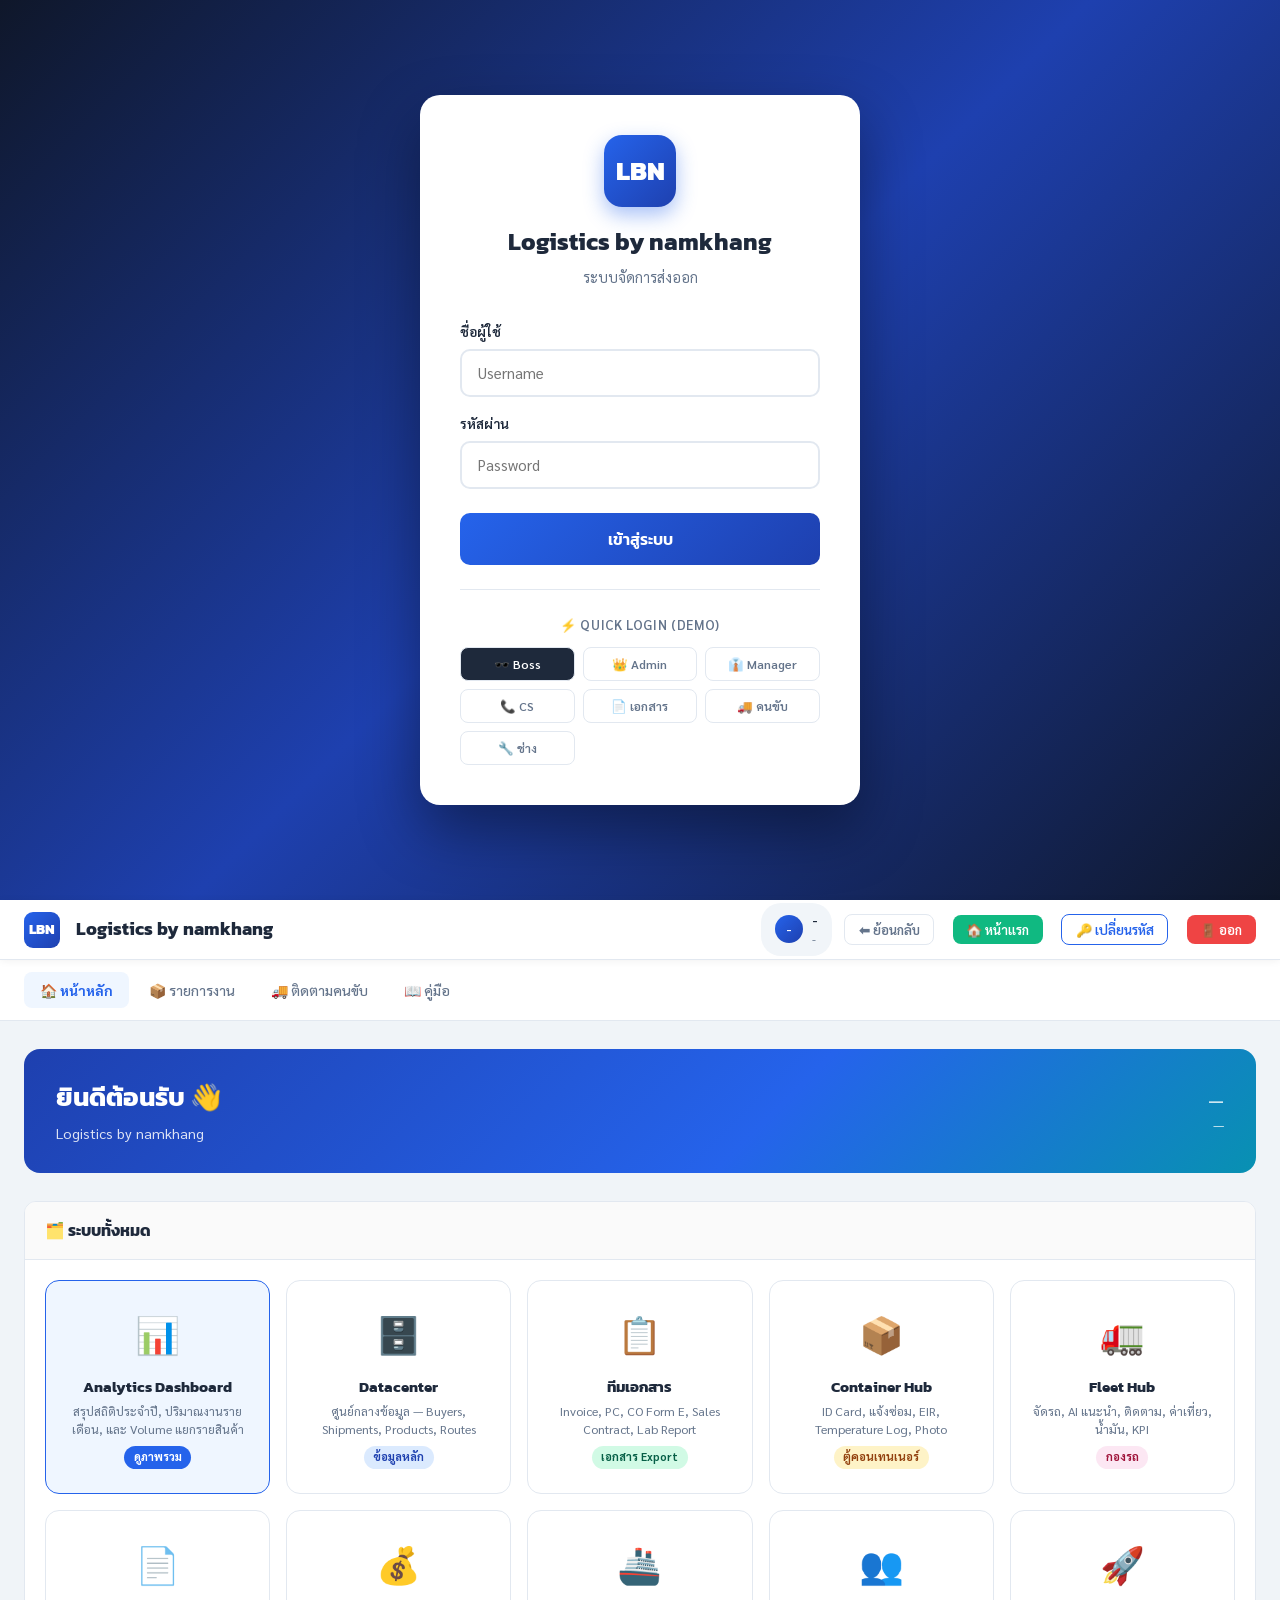
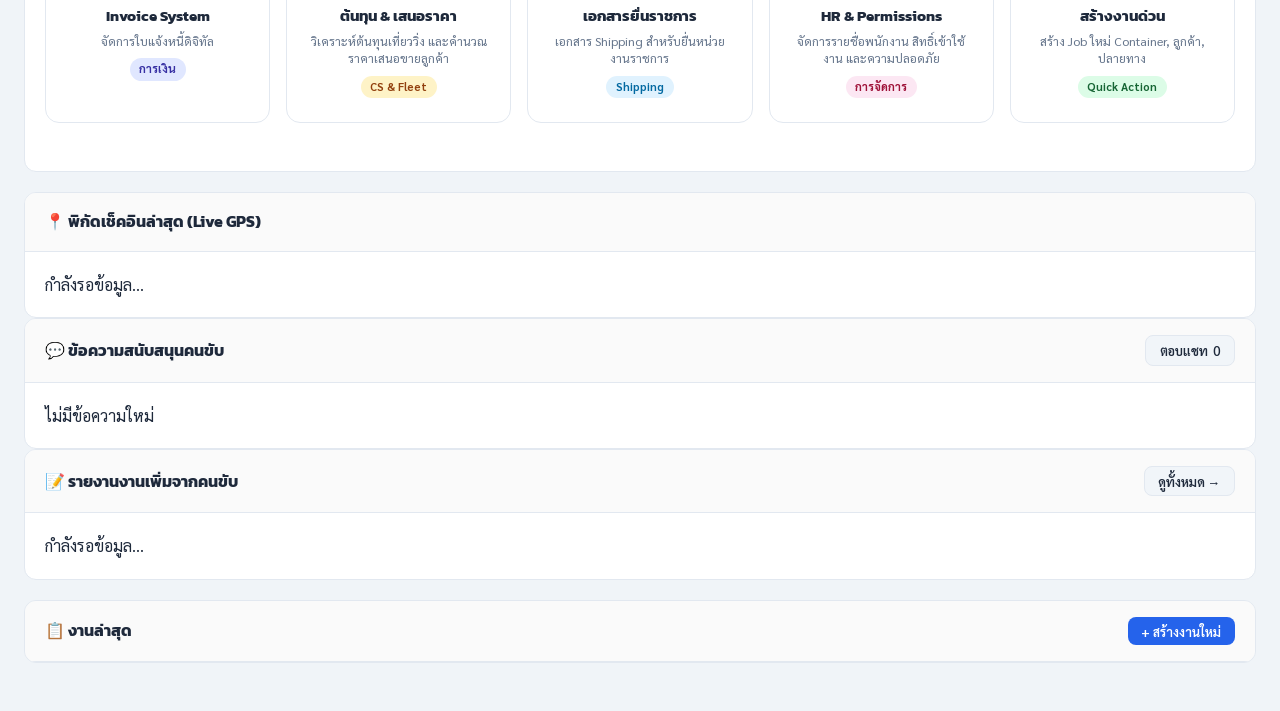
<file: datacenter.html>
<!DOCTYPE html>
<html lang="th">

<head>
    <meta charset="UTF-8">
    <meta name="viewport" content="width=device-width, initial-scale=1.0">
    <title>Logistics by namkhang - Datacenter</title>
    <link rel="stylesheet" href="shared.css">
    <script src="auth.js"></script>
    <script src="sync-engine.js"></script>
    <script src="nav-component.js"></script>
    <script>
        MCK_Auth.check('datacenter');
    </script>
    <style>
        * {
            margin: 0;
            padding: 0;
            box-sizing: border-box
        }

        :root {
            --primary: #2563eb;
            --primary-dark: #1e40af;
            --success: #10b981;
            --danger: #ef4444;
            --warning: #f59e0b;
            --info: #06b6d4;
            --dark: #1e293b;
            --gray: #64748b;
            --light: #f1f5f9;
            --border: #e2e8f0;
            --white: #ffffff;
        }

        body {
            font-family: 'Sarabun', sans-serif;
            background: #f0f4f8;
            color: var(--dark);
            line-height: 1.6
        }
        /* HEADER */

        .header {
            background: linear-gradient(135deg, #1e40af, #2563eb);
            color: #fff;
            padding: 1rem 2rem;
            display: flex;
            justify-content: space-between;
            align-items: center;
            position: sticky;
            top: 0;
            z-index: 200;
            box-shadow: 0 4px 16px rgba(0, 0, 0, 0.15)
        }

        .header-left {
            display: flex;
            align-items: center;
            gap: 1rem
        }

        .logo {
            width: 42px;
            height: 42px;
            border-radius: 50%;
            background: rgba(255, 255, 255, 0.2);
            display: flex;
            align-items: center;
            justify-content: center;
            font-family: 'Kanit', sans-serif;
            font-weight: 800;
            font-size: 1rem
        }

        .header h1 {
            font-family: 'Kanit', sans-serif;
            font-size: 1.25rem
        }

        .header h1 small {
            display: block;
            font-size: 0.72rem;
            opacity: .8;
            font-weight: 400
        }

        .back-btn {
            padding: .45rem 1.1rem;
            background: rgba(255, 255, 255, .15);
            border: 1px solid rgba(255, 255, 255, .3);
            color: #fff;
            border-radius: 8px;
            text-decoration: none;
            font-size: .88rem;
            transition: .2s
        }

        .back-btn:hover {
            background: rgba(255, 255, 255, .25)
        }
        /* LAYOUT */

        .layout {
            display: flex;
            min-height: calc(100vh - 62px)
        }
        /* SIDEBAR */

        .sidebar {
            width: 220px;
            background: #fff;
            border-right: 1px solid var(--border);
            flex-shrink: 0;
            position: sticky;
            top: 62px;
            height: calc(100vh - 62px);
            overflow-y: auto
        }

        .sidebar-section {
            padding: .75rem 1rem .25rem;
            font-size: .7rem;
            font-weight: 700;
            color: var(--gray);
            text-transform: uppercase;
            letter-spacing: .05em
        }

        .sidebar-item {
            display: flex;
            align-items: center;
            gap: .65rem;
            padding: .65rem 1.25rem;
            cursor: pointer;
            font-size: .9rem;
            color: var(--gray);
            transition: .15s;
            border-left: 3px solid transparent
        }

        .sidebar-item:hover {
            background: var(--light);
            color: var(--primary)
        }

        .sidebar-item.active {
            background: #eff6ff;
            color: var(--primary);
            border-left-color: var(--primary);
            font-weight: 600
        }

        .sidebar-item .icon {
            font-size: 1.1rem;
            width: 22px;
            text-align: center
        }

        .sidebar-badge {
            margin-left: auto;
            background: var(--primary);
            color: #fff;
            font-size: .68rem;
            padding: .1rem .45rem;
            border-radius: 10px;
            font-weight: 700
        }
        /* MAIN */

        .main {
            flex: 1;
            padding: 2rem;
            overflow-y: auto;
            max-width: calc(100% - 220px)
        }

        .page {
            display: none
        }

        .page.active {
            display: block
        }
        /* CARDS */

        .card {
            background: #fff;
            border-radius: 12px;
            border: 1px solid var(--border);
            box-shadow: 0 2px 8px rgba(0, 0, 0, .05);
            margin-bottom: 1.5rem
        }

        .card-header {
            padding: 1.25rem 1.5rem;
            border-bottom: 1px solid var(--border);
            display: flex;
            justify-content: space-between;
            align-items: center
        }

        .card-header h2 {
            font-family: 'Kanit', sans-serif;
            font-size: 1.05rem;
            color: var(--dark)
        }

        .card-body {
            padding: 1.5rem
        }
        /* STATS */

        .stats-grid {
            display: grid;
            grid-template-columns: repeat(auto-fill, minmax(180px, 1fr));
            gap: 1rem;
            margin-bottom: 1.5rem
        }

        .stat {
            background: #fff;
            border-radius: 10px;
            padding: 1.25rem;
            border: 1px solid var(--border);
            border-left: 4px solid var(--primary);
            box-shadow: 0 2px 6px rgba(0, 0, 0, .04)
        }

        .stat.green {
            border-left-color: var(--success)
        }

        .stat.orange {
            border-left-color: var(--warning)
        }

        .stat.red {
            border-left-color: var(--danger)
        }

        .stat.cyan {
            border-left-color: var(--info)
        }

        .stat-val {
            font-family: 'Kanit', sans-serif;
            font-size: 2rem;
            font-weight: 700;
            color: var(--dark);
            line-height: 1
        }

        .stat-lbl {
            font-size: .8rem;
            color: var(--gray);
            margin-top: .35rem
        }
        /* TABLE */

        .tbl-wrap {
            overflow-x: auto;
            border-radius: 8px;
            border: 1px solid var(--border)
        }

        table {
            width: 100%;
            border-collapse: collapse;
            font-size: .875rem
        }

        thead th {
            background: #1e40af;
            color: #fff;
            padding: .7rem 1rem;
            text-align: left;
            font-weight: 600;
            white-space: nowrap;
            font-size: .82rem
        }

        tbody td {
            padding: .65rem 1rem;
            border-bottom: 1px solid var(--border);
            vertical-align: middle
        }

        tbody tr:last-child td {
            border-bottom: none
        }

        tbody tr:hover td {
            background: #f8fafc
        }

        .td-actions {
            display: flex;
            gap: .4rem;
            white-space: nowrap
        }
        /* FORM */

        .form-grid {
            display: grid;
            grid-template-columns: repeat(auto-fill, minmax(220px, 1fr));
            gap: 1rem
        }

        .form-grid-2 {
            grid-template-columns: repeat(2, 1fr)
        }

        .form-grid-3 {
            grid-template-columns: repeat(3, 1fr)
        }

        .fg {
            display: flex;
            flex-direction: column;
            gap: .3rem
        }

        .fg label {
            font-size: .83rem;
            font-weight: 600;
            color: var(--dark)
        }

        .fg label .req {
            color: var(--danger)
        }

        .fg input,
        .fg select,
        .fg textarea {
            padding: .6rem .85rem;
            border: 1.5px solid var(--border);
            border-radius: 7px;
            font-family: 'Sarabun', sans-serif;
            font-size: .9rem;
            background: #fafafa;
            transition: .2s
        }

        .fg input:focus,
        .fg select:focus,
        .fg textarea:focus {
            outline: none;
            border-color: var(--primary);
            background: #fff;
            box-shadow: 0 0 0 3px rgba(37, 99, 235, .1)
        }

        .fg textarea {
            resize: vertical;
            min-height: 72px
        }
        /* BUTTONS */

        .btn {
            display: inline-flex;
            align-items: center;
            gap: .35rem;
            padding: .6rem 1.2rem;
            border: none;
            border-radius: 7px;
            font-family: 'Sarabun', sans-serif;
            font-size: .875rem;
            font-weight: 600;
            cursor: pointer;
            transition: .2s;
            white-space: nowrap
        }

        .btn-primary {
            background: var(--primary);
            color: #fff
        }

        .btn-primary:hover {
            background: #1d4ed8
        }

        .btn-success {
            background: var(--success);
            color: #fff
        }

        .btn-success:hover {
            background: #059669
        }

        .btn-danger {
            background: var(--danger);
            color: #fff
        }

        .btn-danger:hover {
            background: #dc2626
        }

        .btn-warning {
            background: var(--warning);
            color: #fff
        }

        .btn-warning:hover {
            background: #d97706
        }

        .btn-info {
            background: var(--info);
            color: #fff
        }

        .btn-info:hover {
            background: #0891b2
        }

        .btn-ghost {
            background: var(--light);
            color: var(--dark);
            border: 1px solid var(--border)
        }

        .btn-ghost:hover {
            background: var(--border)
        }

        .btn-outline {
            background: #fff;
            color: var(--primary);
            border: 2px solid var(--primary)
        }

        .btn-outline:hover {
            background: #eff6ff
        }

        .btn-sm {
            padding: .35rem .8rem;
            font-size: .8rem
        }

        .btn-xs {
            padding: .2rem .55rem;
            font-size: .75rem
        }

        .btn-row {
            display: flex;
            gap: .6rem;
            flex-wrap: wrap;
            margin-top: 1rem
        }
        /* BADGES */

        .badge {
            display: inline-block;
            padding: .15rem .55rem;
            border-radius: 20px;
            font-size: .72rem;
            font-weight: 700
        }

        .badge-blue {
            background: #dbeafe;
            color: #1e40af
        }

        .badge-green {
            background: #d1fae5;
            color: #065f46
        }

        .badge-red {
            background: #fee2e2;
            color: #991b1b
        }

        .badge-yellow {
            background: #fef3c7;
            color: #92400e
        }

        .badge-gray {
            background: #f1f5f9;
            color: var(--gray)
        }

        .badge-purple {
            background: #ede9fe;
            color: #5b21b6
        }
        /* MODAL */

        .modal-overlay {
            display: none;
            position: fixed;
            inset: 0;
            background: rgba(0, 0, 0, .45);
            z-index: 500;
            align-items: center;
            justify-content: center
        }

        .modal-overlay.open {
            display: flex
        }

        .modal {
            background: #fff;
            border-radius: 14px;
            width: 90%;
            max-width: 680px;
            max-height: 90vh;
            overflow-y: auto;
            box-shadow: 0 20px 60px rgba(0, 0, 0, .25)
        }

        .modal-header {
            padding: 1.25rem 1.5rem;
            border-bottom: 1px solid var(--border);
            display: flex;
            justify-content: space-between;
            align-items: center
        }

        .modal-header h3 {
            font-family: 'Kanit', sans-serif;
            font-size: 1.1rem
        }

        .modal-close {
            background: none;
            border: none;
            font-size: 1.4rem;
            cursor: pointer;
            color: var(--gray);
            line-height: 1
        }

        .modal-body {
            padding: 1.5rem
        }

        .modal-footer {
            padding: 1rem 1.5rem;
            border-top: 1px solid var(--border);
            display: flex;
            justify-content: flex-end;
            gap: .6rem
        }
        /* SEARCH BAR */

        .search-bar {
            display: flex;
            gap: .75rem;
            margin-bottom: 1.25rem;
            flex-wrap: wrap;
            align-items: center
        }

        .search-bar input,
        .search-bar select {
            padding: .55rem .9rem;
            border: 1.5px solid var(--border);
            border-radius: 8px;
            font-family: 'Sarabun', sans-serif;
            font-size: .88rem;
            background: #fff
        }

        .search-bar input {
            flex: 1;
            min-width: 200px
        }

        .search-bar input:focus,
        .search-bar select:focus {
            outline: none;
            border-color: var(--primary)
        }
        /* EMPTY STATE */

        .empty {
            text-align: center;
            padding: 3rem 1rem;
            color: var(--gray)
        }

        .empty-icon {
            font-size: 3rem;
            margin-bottom: .75rem
        }

        .empty p {
            font-size: .9rem
        }
        /* ALERT */

        .alert {
            padding: .8rem 1.1rem;
            border-radius: 8px;
            font-size: .875rem;
            margin-bottom: 1rem;
            display: flex;
            gap: .5rem;
            align-items: flex-start
        }

        .alert-info {
            background: #eff6ff;
            border: 1px solid #bfdbfe;
            color: #1e40af
        }

        .alert-warn {
            background: #fffbeb;
            border: 1px solid #fde68a;
            color: #92400e
        }

        .alert-success {
            background: #f0fdf4;
            border: 1px solid #bbf7d0;
            color: #065f46
        }
        /* DIVIDER */

        .divider {
            height: 1px;
            background: var(--border);
            margin: 1.25rem 0
        }
        /* TAG */

        .tag {
            display: inline-flex;
            align-items: center;
            gap: .25rem;
            padding: .15rem .6rem;
            border-radius: 5px;
            font-size: .75rem;
            font-weight: 600;
            background: var(--light);
            color: var(--gray)
        }
        /* SECTION TITLE */

        .sec-title {
            font-family: 'Kanit', sans-serif;
            font-size: .95rem;
            font-weight: 700;
            color: var(--primary);
            margin-bottom: .85rem;
            padding-bottom: .4rem;
            border-bottom: 2px solid #dbeafe
        }
        /* RATE DISPLAY */

        .rate-box {
            background: linear-gradient(135deg, #1e40af, #2563eb);
            color: #fff;
            border-radius: 10px;
            padding: 1rem 1.25rem;
            display: flex;
            flex-direction: column;
            gap: .2rem
        }

        .rate-box .rate-val {
            font-family: 'Kanit', sans-serif;
            font-size: 1.5rem;
            font-weight: 700
        }

        .rate-box .rate-lbl {
            font-size: .78rem;
            opacity: .85
        }

        .rate-box .rate-date {
            font-size: .72rem;
            opacity: .65;
            margin-top: .25rem
        }
        /* ACTIVITY */

        .activity-item {
            display: flex;
            gap: .85rem;
            padding: .75rem 0;
            border-bottom: 1px solid var(--light)
        }

        .activity-item:last-child {
            border-bottom: none
        }

        .activity-dot {
            width: 10px;
            height: 10px;
            border-radius: 50%;
            flex-shrink: 0;
            margin-top: .35rem
        }

        .activity-text {
            font-size: .88rem;
            flex: 1
        }

        .activity-time {
            font-size: .75rem;
            color: var(--gray);
            white-space: nowrap
        }

        @media(max-width:768px) {
            .sidebar {
                display: none
            }
            .main {
                max-width: 100%;
                padding: 1rem
            }
            .form-grid-3 {
                grid-template-columns: 1fr
            }
        }
    </style>
</head>

<body>

    <!-- Standard Topbar -->
    <div id="topbar-root" data-title="Datacenter" data-subtitle="ศูนย์กลางข้อมูล — Buyers, Shipments, Products, Routes" data-logo="LN"></div>

    <div class="layout">

        <!-- SIDEBAR -->
        <nav class="sidebar">
            <div class="sidebar-section">ภาพรวม</div>
            <div class="sidebar-item active" onclick="showPage('dashboard',this)">
                <span class="icon">🏠</span> Dashboard
            </div>
            <div class="sidebar-section">ข้อมูลหลัก</div>
            <div class="sidebar-item" onclick="showPage('buyers',this)">
                <span class="icon">🏢</span> ผู้ซื้อ / Buyers
                <span class="sidebar-badge" id="badge-buyers">0</span>
            </div>
            <div class="sidebar-item" onclick="showPage('shipments',this)">
                <span class="icon">📦</span> ตู้ / Shipments
                <span class="sidebar-badge" id="badge-shipments">0</span>
            </div>
            <div class="sidebar-item" onclick="showPage('products',this)">
                <span class="icon">🌿</span> สินค้าและราคา
                <span class="sidebar-badge" id="badge-products">0</span>
            </div>
            <div class="sidebar-item" onclick="showPage('routes',this)">
                <span class="icon">🗺️</span> เส้นทางขนส่ง
                <span class="sidebar-badge" id="badge-routes">0</span>
            </div>
            <div class="sidebar-item" onclick="showPage('partners',this)">
                <span class="icon">🤝</span> คู่ค้า / Partners
                <span class="sidebar-badge" id="badge-partners">0</span>
            </div>
            <div class="sidebar-section">เอกสาร</div>
            <div class="sidebar-item" onclick="showPage('docreg',this)">
                <span class="icon">📋</span> ทะเบียนเอกสาร
                <span class="sidebar-badge" id="badge-docreg">0</span>
            </div>
            <div class="sidebar-item" onclick="showPage('drafts',this)">
                <span class="icon">📝</span> แบบร่างเอกสาร
                <span class="sidebar-badge" id="badge-drafts">0</span>
            </div>
            <div class="sidebar-section">ระบบ</div>
            <div class="sidebar-item" onclick="showPage('rates',this)">
                <span class="icon">💱</span> อัตราแลกเปลี่ยน
            </div>
            <div class="sidebar-item" onclick="showPage('company',this)">
                <span class="icon">⚙️</span> ข้อมูลบริษัท
            </div>
            <div class="sidebar-item" onclick="showPage('backup',this)">
                <span class="icon">💾</span> สำรอง / นำเข้า
            </div>
        </nav>

        <!-- MAIN -->
        <main class="main">

            <!-- ===== DASHBOARD ===== -->
            <div id="page-dashboard" class="page active">
                <div style="display:flex;justify-content:space-between;align-items:center;margin-bottom:1.5rem">
                    <div>
                        <h2 style="font-family:'Kanit',sans-serif;font-size:1.4rem">ภาพรวมระบบ</h2>
                        <div style="color:var(--gray);font-size:.88rem" id="dash-date"></div>
                    </div>
                    <div style="display:flex;gap:.5rem">
                        <button class="btn btn-outline btn-sm" onclick="showPage('backup',document.querySelector('.sidebar-item:nth-last-child(1)'))">💾 สำรองข้อมูล</button>
                        <button class="btn btn-primary btn-sm" onclick="showPage('shipments',null)">+ เพิ่ม Shipment</button>
                    </div>
                </div>

                <div class="stats-grid" id="dash-stats"></div>

                <div style="display:grid;grid-template-columns:1fr 1fr;gap:1.5rem">
                    <div class="card">
                        <div class="card-header">
                            <h2>📦 Shipment ล่าสุด</h2>
                        </div>
                        <div class="card-body" id="dash-recent-shipments"></div>
                    </div>
                    <div class="card">
                        <div class="card-header">
                            <h2>💱 อัตราแลกเปลี่ยน</h2>
                        </div>
                        <div class="card-body">
                            <div style="display:grid;grid-template-columns:1fr 1fr;gap:.75rem" id="dash-rates"></div>
                            <div style="margin-top:1rem;font-size:.78rem;color:var(--gray)" id="dash-rate-date"></div>
                        </div>
                    </div>
                </div>

                <div class="card" style="margin-top:0">
                    <div class="card-header">
                        <h2>🕐 กิจกรรมล่าสุด</h2>
                    </div>
                    <div class="card-body" id="dash-activity"></div>
                </div>
            </div>

            <!-- ===== BUYERS ===== -->
            <div id="page-buyers" class="page">
                <div style="display:flex;justify-content:space-between;align-items:center;margin-bottom:1.25rem">
                    <h2 style="font-family:'Kanit',sans-serif;font-size:1.3rem">🏢 ผู้ซื้อ / Buyers</h2>
                    <button class="btn btn-primary" onclick="openBuyerModal()">+ เพิ่มผู้ซื้อ</button>
                </div>
                <div class="search-bar">
                    <input type="text" id="buyer-search" placeholder="🔍 ค้นหาชื่อ / ประเทศ..." oninput="renderBuyers()">
                    <select id="buyer-filter-country" onchange="renderBuyers()">
      <option value="">ทุกประเทศ</option>
      <option value="CHINA">จีน</option>
      <option value="THAILAND">ไทย</option>
    </select>
                </div>
                <div class="card">
                    <div class="tbl-wrap">
                        <table>
                            <thead>
                                <tr>
                                    <th>รหัส</th>
                                    <th>ชื่อบริษัท (EN)</th>
                                    <th>ประเทศ</th>
                                    <th>ผู้ติดต่อ</th>
                                    <th>Tel / Email</th>
                                    <th>สถานะ</th>
                                    <th>จัดการ</th>
                                </tr>
                            </thead>
                            <tbody id="buyers-tbody"></tbody>
                        </table>
                    </div>
                </div>
            </div>

            <!-- ===== SHIPMENTS ===== -->
            <div id="page-shipments" class="page">
                <div style="display:flex;justify-content:space-between;align-items:center;margin-bottom:1.25rem">
                    <h2 style="font-family:'Kanit',sans-serif;font-size:1.3rem">📦 ตู้ Container / Shipments</h2>
                    <button class="btn btn-primary" onclick="openShipmentModal()">+ เพิ่ม Shipment</button>
                </div>
                <div class="search-bar">
                    <input type="text" id="ship-search" placeholder="🔍 ค้นหา Container / Invoice..." oninput="renderShipments()">
                    <select id="ship-filter-status" onchange="renderShipments()">
      <option value="">ทุกสถานะ</option>
      <option value="preparing">กำลังเตรียม</option>
      <option value="transit">อยู่ระหว่างขนส่ง</option>
      <option value="arrived">ถึงปลายทางแล้ว</option>
      <option value="completed">เสร็จสิ้น</option>
    </select>
                    <select id="ship-filter-year" onchange="renderShipments()">
      <option value="">ทุกปี</option>
      <option value="2025">2025</option>
      <option value="2026">2026</option>
    </select>
                </div>
                <div class="card">
                    <div class="tbl-wrap">
                        <table>
                            <thead>
                                <tr>
                                    <th>Container No.</th>
                                    <th>Invoice No.</th>
                                    <th>ผู้ซื้อ</th>
                                    <th>สินค้า</th>
                                    <th>จำนวน (CTN)</th>
                                    <th>N.W. (KGS)</th>
                                    <th>มูลค่า</th>
                                    <th>วันที่</th>
                                    <th>สถานะ</th>
                                    <th>จัดการ</th>
                                </tr>
                            </thead>
                            <tbody id="shipments-tbody"></tbody>
                        </table>
                    </div>
                </div>
            </div>

            <!-- ===== PRODUCTS ===== -->
            <div id="page-products" class="page">
                <div style="display:flex;justify-content:space-between;align-items:center;margin-bottom:1.25rem">
                    <h2 style="font-family:'Kanit',sans-serif;font-size:1.3rem">🌿 สินค้าและราคา</h2>
                    <button class="btn btn-primary" onclick="openProductModal()">+ เพิ่มสินค้า</button>
                </div>
                <div class="card">
                    <div class="tbl-wrap">
                        <table>
                            <thead>
                                <tr>
                                    <th>รหัส</th>
                                    <th>ชื่อสินค้า</th>
                                    <th>พันธุ์</th>
                                    <th>HS Code</th>
                                    <th>ราคา FOB (USD/KG)</th>
                                    <th>ราคา CNF (CNY/KG)</th>
                                    <th>อัปเดตล่าสุด</th>
                                    <th>จัดการ</th>
                                </tr>
                            </thead>
                            <tbody id="products-tbody"></tbody>
                        </table>
                    </div>
                </div>
            </div>

            <!-- ===== ROUTES ===== -->
            <div id="page-routes" class="page">
                <div style="display:flex;justify-content:space-between;align-items:center;margin-bottom:1.25rem">
                    <h2 style="font-family:'Kanit',sans-serif;font-size:1.3rem">🗺️ เส้นทางขนส่ง</h2>
                    <button class="btn btn-primary" onclick="openRouteModal()">+ เพิ่มเส้นทาง</button>
                </div>
                <div class="card">
                    <div class="tbl-wrap">
                        <table>
                            <thead>
                                <tr>
                                    <th>ชื่อเส้นทาง</th>
                                    <th>ต้นทาง</th>
                                    <th>ผ่าน</th>
                                    <th>ปลายทาง</th>
                                    <th>ด่านออก</th>
                                    <th>ด่านเข้า</th>
                                    <th>วิธีขนส่ง</th>
                                    <th>จัดการ</th>
                                </tr>
                            </thead>
                            <tbody id="routes-tbody"></tbody>
                        </table>
                    </div>
                </div>
            </div>

            <!-- ===== PARTNERS ===== -->
            <div id="page-partners" class="page">
                <div style="display:flex;justify-content:space-between;align-items:center;margin-bottom:1.25rem">
                    <h2 style="font-family:'Kanit',sans-serif;font-size:1.3rem">🤝 คู่ค้า / Partners</h2>
                    <button class="btn btn-primary" onclick="openPartnerModal()">+ เพิ่มคู่ค้า</button>
                </div>
                <div class="search-bar">
                    <input type="text" id="partner-search" placeholder="🔍 ค้นหา..." oninput="renderPartners()">
                    <select id="partner-filter-type" onchange="renderPartners()">
      <option value="">ทุกประเภท</option>
      <option value="logistics">Logistics</option>
      <option value="buyer">Buyer Agent</option>
      <option value="lab">ห้องแล็บ</option>
      <option value="customs">ตัวแทนศุลกากร</option>
      <option value="other">อื่นๆ</option>
    </select>
                </div>
                <div class="card">
                    <div class="tbl-wrap">
                        <table>
                            <thead>
                                <tr>
                                    <th>ชื่อ</th>
                                    <th>ประเภท</th>
                                    <th>ประเทศ</th>
                                    <th>ผู้ติดต่อ</th>
                                    <th>Tel</th>
                                    <th>Email</th>
                                    <th>จัดการ</th>
                                </tr>
                            </thead>
                            <tbody id="partners-tbody"></tbody>
                        </table>
                    </div>
                </div>
            </div>

            <!-- ===== DOC REGISTRY ===== -->
            <div id="page-docreg" class="page">
                <div style="display:flex;justify-content:space-between;align-items:center;margin-bottom:1.25rem">
                    <h2 style="font-family:'Kanit',sans-serif;font-size:1.3rem">📋 ทะเบียนเอกสาร</h2>
                    <button class="btn btn-primary" onclick="openDocRegModal()">+ บันทึกเอกสาร</button>
                </div>
                <div class="search-bar">
                    <input type="text" id="docreg-search" placeholder="🔍 ค้นหาเลขเอกสาร / Container..." oninput="renderDocReg()">
                    <select id="docreg-filter-type" onchange="renderDocReg()">
      <option value="">ทุกประเภท</option>
      <option value="invoice">Invoice</option>
      <option value="contract">Sales Contract</option>
      <option value="pc">Phytosanitary (PC)</option>
      <option value="co">CO Form E</option>
      <option value="lab">Lab Report</option>
      <option value="carriage">Carriage Agreement</option>
      <option value="ca">CA / Approval</option>
      <option value="ecs">ECS Declaration</option>
      <option value="bl">Bill of Lading</option>
      <option value="import_permit">Import Permit</option>
      <option value="customs">Customs Declaration</option>
      <option value="health_certificate">Health Certificate</option>
      <option value="import_invoice">Import Invoice</option>
    </select>
                    <select id="docreg-filter-status" onchange="renderDocReg()">
      <option value="">ทุกสถานะ</option>
      <option value="draft">แบบร่าง</option>
      <option value="issued">ออกแล้ว</option>
      <option value="pending">รอดำเนินการ</option>
      <option value="expired">หมดอายุ</option>
    </select>
                </div>
                <div class="card">
                    <div class="tbl-wrap">
                        <table>
                            <thead>
                                <tr>
                                    <th>ประเภท</th>
                                    <th>เลขเอกสาร</th>
                                    <th>Container No.</th>
                                    <th>ผู้ซื้อ</th>
                                    <th>วันที่ออก</th>
                                    <th>วันหมดอายุ</th>
                                    <th>สถานะ</th>
                                    <th>หมายเหตุ</th>
                                    <th>จัดการ</th>
                                </tr>
                            </thead>
                            <tbody id="docreg-tbody"></tbody>
                        </table>
                    </div>
                </div>
            </div>

            <!-- ===== DRAFTS ===== -->
            <div id="page-drafts" class="page">
                <div style="display:flex;justify-content:space-between;align-items:center;margin-bottom:1.25rem">
                    <div>
                        <h2 style="font-family:'Kanit',sans-serif;font-size:1.3rem">📝 แบบร่างเอกสาร</h2>
                        <div style="color:var(--gray);font-size:.9rem">รวมแบบร่างคำขอเอกสารทุกประเภท ไว้สำหรับตรวจเช็คก่อนออกเอกสารจริง</div>
                    </div>
                    <button class="btn btn-warning" onclick="openDocRegModal(null,'draft')">+ สร้างแบบร่างใหม่</button>
                </div>
                <div class="search-bar">
                    <input type="text" id="draft-search" placeholder="🔍 ค้นหาเลขเอกสาร / Container..." oninput="renderDrafts()">
                    <select id="draft-filter-type" onchange="renderDrafts()">
      <option value="">ทุกประเภท</option>
      <option value="invoice">Invoice</option>
      <option value="contract">Sales Contract</option>
      <option value="pc">Phytosanitary</option>
      <option value="co">CO Form E</option>
      <option value="lab">Lab Report</option>
      <option value="carriage">Carriage Agreement</option>
      <option value="ca">CA / Approval</option>
      <option value="ecs">ECS Declaration</option>
      <option value="bl">Bill of Lading</option>
      <option value="import_permit">Import Permit</option>
      <option value="customs">Customs Declaration</option>
      <option value="health_certificate">Health Certificate</option>
      <option value="import_invoice">Import Invoice</option>
    </select>
                </div>
                <div class="card">
                    <div class="tbl-wrap">
                        <table>
                            <thead>
                                <tr>
                                    <th>ประเภท</th>
                                    <th>เลขเอกสาร</th>
                                    <th>Container No.</th>
                                    <th>ผู้ซื้อ</th>
                                    <th>วันที่บันทึก</th>
                                    <th>สถานะ</th>
                                    <th>หมายเหตุ</th>
                                    <th>จัดการ</th>
                                </tr>
                            </thead>
                            <tbody id="drafts-tbody"></tbody>
                        </table>
                    </div>
                </div>
            </div>

            <!-- ===== RATES ===== -->
            <div id="page-rates" class="page">
                <h2 style="font-family:'Kanit',sans-serif;font-size:1.3rem;margin-bottom:1.25rem">💱 อัตราแลกเปลี่ยน</h2>
                <div class="card">
                    <div class="card-header">
                        <h2>ตั้งค่าอัตราแลกเปลี่ยน</h2>
                    </div>
                    <div class="card-body">
                        <div class="alert alert-info">ℹ️ ระบุอัตราแลกเปลี่ยนเพื่อใช้คำนวณในเอกสาร Invoice และ Sales Contract</div>
                        <div class="form-grid form-grid-3" style="margin-bottom:1.25rem">
                            <div class="fg">
                                <label>USD → CNY</label>
                                <input type="number" id="rate-usd-cny" step="0.0001" placeholder="เช่น 7.2500">
                            </div>
                            <div class="fg">
                                <label>USD → THB</label>
                                <input type="number" id="rate-usd-thb" step="0.01" placeholder="เช่น 34.50">
                            </div>
                            <div class="fg">
                                <label>CNY → THB</label>
                                <input type="number" id="rate-cny-thb" step="0.001" placeholder="เช่น 4.760">
                            </div>
                        </div>
                        <button class="btn btn-primary" onclick="saveRates()">💾 บันทึกอัตราแลกเปลี่ยน</button>
                        <div class="divider"></div>
                        <div style="font-size:.85rem;color:var(--gray)" id="rate-last-updated"></div>
                        <div style="display:grid;grid-template-columns:repeat(3,1fr);gap:1rem;margin-top:1rem" id="rate-display"></div>
                    </div>
                </div>
            </div>

            <!-- ===== COMPANY ===== -->
            <div id="page-company" class="page">
                <h2 style="font-family:'Kanit',sans-serif;font-size:1.3rem;margin-bottom:1.25rem">⚙️ ข้อมูลบริษัท</h2>
                <div class="card">
                    <div class="card-header">
                        <h2>MCK International Trading Co., Ltd.</h2>
                    </div>
                    <div class="card-body">
                        <div class="sec-title">ข้อมูลทั่วไป</div>
                        <div class="form-grid form-grid-2" style="margin-bottom:1.25rem">
                            <div class="fg"><label>ชื่อบริษัท (ไทย)</label><input id="co-name-th" type="text"></div>
                            <div class="fg"><label>ชื่อบริษัท (EN)</label><input id="co-name-en" type="text"></div>
                            <div class="fg"><label>ที่อยู่</label><textarea id="co-address"></textarea></div>
                            <div class="fg">
                                <label>Tax ID</label><input id="co-taxid" type="text">
                                <label style="margin-top:.75rem">Tel</label><input id="co-tel" type="text">
                                <label style="margin-top:.75rem">Email</label><input id="co-email" type="text">
                            </div>
                        </div>
                        <div class="sec-title">ใบรับรอง / ทะเบียน</div>
                        <div class="form-grid form-grid-3" style="margin-bottom:1.25rem">
                            <div class="fg"><label>DOA Packing House No.</label><input id="co-doa" type="text"></div>
                            <div class="fg"><label>GMP TAS 9047 (UT…R0)</label><input id="co-gmp47" type="text"></div>
                            <div class="fg"><label>GMP หมดอายุ TAS 9047</label><input id="co-gmp47-exp" type="date"></div>
                            <div class="fg"><label>GMP TAS 9070 (UT…R0)</label><input id="co-gmp70" type="text"></div>
                            <div class="fg"><label>GMP หมดอายุ TAS 9070</label><input id="co-gmp70-exp" type="date"></div>
                            <div class="fg"><label>GAP No.</label><input id="co-gap" type="text"></div>
                            <div class="fg"><label>ผู้มีอำนาจลงนาม (EN)</label><input id="co-signatory" type="text"></div>
                            <div class="fg"><label>ตำแหน่ง</label><input id="co-signatory-title" type="text"></div>
                        </div>
                        <button class="btn btn-primary" onclick="saveCompany()">💾 บันทึกข้อมูลบริษัท</button>
                        <span id="co-save-msg" style="margin-left:1rem;color:var(--success);font-size:.88rem;display:none">✅ บันทึกแล้ว</span>
                    </div>
                </div>
            </div>

            <!-- ===== BACKUP ===== -->
            <div id="page-backup" class="page">
                <h2 style="font-family:'Kanit',sans-serif;font-size:1.3rem;margin-bottom:1.25rem">💾 สำรอง / นำเข้าข้อมูล</h2>
                <div style="display:grid;grid-template-columns:1fr 1fr;gap:1.5rem">
                    <div class="card">
                        <div class="card-header">
                            <h2>📤 Export ข้อมูล</h2>
                        </div>
                        <div class="card-body">
                            <p style="font-size:.88rem;color:var(--gray);margin-bottom:1rem">ดาวน์โหลดข้อมูลทั้งหมดเป็นไฟล์ JSON เพื่อสำรองข้อมูลหรือโอนย้าย</p>
                            <button class="btn btn-success" onclick="exportData()">⬇️ ดาวน์โหลด JSON</button>
                        </div>
                    </div>
                    <div class="card">
                        <div class="card-header">
                            <h2>📥 Import ข้อมูล</h2>
                        </div>
                        <div class="card-body">
                            <p style="font-size:.88rem;color:var(--gray);margin-bottom:1rem">นำเข้าข้อมูลจากไฟล์ JSON (จะเขียนทับข้อมูลปัจจุบัน)</p>
                            <input type="file" id="import-file" accept=".json" style="display:none" onchange="importData(event)">
                            <button class="btn btn-warning" onclick="document.getElementById('import-file').click()">⬆️ เลือกไฟล์ JSON</button>
                        </div>
                    </div>
                </div>
                <div class="card" style="margin-top:0">
                    <div class="card-header">
                        <h2>🗑️ ล้างข้อมูล</h2>
                    </div>
                    <div class="card-body">
                        <div class="alert alert-warn">⚠️ การล้างข้อมูลไม่สามารถกู้คืนได้ ควร Export สำรองไว้ก่อน</div>
                        <div style="display:flex;gap:.75rem;flex-wrap:wrap">
                            <button class="btn btn-ghost btn-sm" onclick="clearSection('buyers')">ล้าง Buyers</button>
                            <button class="btn btn-ghost btn-sm" onclick="clearSection('shipments')">ล้าง Shipments</button>
                            <button class="btn btn-ghost btn-sm" onclick="clearSection('docreg')">ล้าง ทะเบียนเอกสาร</button>
                            <button class="btn btn-danger btn-sm" onclick="clearAll()">🗑️ ล้างข้อมูลทั้งหมด</button>
                        </div>
                    </div>
                </div>
            </div>

        </main>
        <!-- /main -->
    </div>
    <!-- /layout -->

    <!-- ===== MODALS ===== -->

    <!-- Buyer Modal -->
    <div class="modal-overlay" id="modal-buyer">
        <div class="modal">
            <div class="modal-header">
                <h3 id="buyer-modal-title">เพิ่มผู้ซื้อ</h3>
                <button class="modal-close" onclick="closeModal('modal-buyer')">✕</button>
            </div>
            <div class="modal-body">
                <input type="hidden" id="buyer-edit-id">
                <div class="form-grid form-grid-2">
                    <div class="fg"><label>รหัส <span class="req">*</span></label><input id="b-id" placeholder="เช่น BUY-001"></div>
                    <div class="fg"><label>ประเทศ</label>
                        <select id="b-country">
            <option value="CHINA">จีน (China)</option>
            <option value="THAILAND">ไทย (Thailand)</option>
            <option value="OTHER">อื่นๆ</option>
          </select>
                    </div>
                    <div class="fg"><label>ชื่อบริษัท (EN) <span class="req">*</span></label><input id="b-name-en" placeholder="Company name in English"></div>
                    <div class="fg"><label>ชื่อบริษัท (TH/CN)</label><input id="b-name-th" placeholder="ชื่อภาษาไทย/จีน"></div>
                    <div class="fg" style="grid-column:1/-1"><label>ที่อยู่</label><textarea id="b-address" placeholder="ที่อยู่เต็ม..."></textarea></div>
                    <div class="fg"><label>เมือง/รัฐ</label><input id="b-city"></div>
                    <div class="fg"><label>รหัสไปรษณีย์</label><input id="b-zip"></div>
                    <div class="fg"><label>ผู้ติดต่อ</label><input id="b-contact"></div>
                    <div class="fg"><label>โทรศัพท์</label><input id="b-tel"></div>
                    <div class="fg"><label>Fax</label><input id="b-fax"></div>
                    <div class="fg"><label>Email</label><input id="b-email" type="email"></div>
                    <div class="fg"><label>Tax ID / Business Reg.</label><input id="b-taxid"></div>
                    <div class="fg"><label>GAP No.</label><input id="b-gap" placeholder="เช่น AC 03-9001-86-111-002670"></div>
                    <div class="fg"><label>GMP Certificate</label><input id="b-gmp" placeholder="เช่น UT242707R0"></div>
                    <div class="fg"><label>GMP Expiry</label><input id="b-gmp-exp" type="date"></div>
                    <div class="fg"><label>มกษ / Standard</label><input id="b-muks" placeholder="เช่น มกษ 1030-2560"></div>
                    <div class="fg"><label>CA / Approval No.</label><input id="b-ca" placeholder="เลข CA"></div>
                    <div class="fg" style="grid-column:1/-1"><label>ECS Reference</label><input id="b-ecs"></div>
                    <div class="fg" style="grid-column:1/-1"><label>หมายเหตุ</label><textarea id="b-notes"></textarea></div>
                </div>
            </div>
            <div class="modal-footer">
                <button class="btn btn-ghost" onclick="closeModal('modal-buyer')">ยกเลิก</button>
                <button class="btn btn-primary" onclick="saveBuyer()">💾 บันทึก</button>
            </div>
        </div>
    </div>

    <!-- Shipment Modal -->
    <div class="modal-overlay" id="modal-shipment">
        <div class="modal" style="max-width:800px">
            <div class="modal-header">
                <h3 id="ship-modal-title">เพิ่ม Shipment</h3>
                <button class="modal-close" onclick="closeModal('modal-shipment')">✕</button>
            </div>
            <div class="modal-body">
                <input type="hidden" id="ship-edit-id">
                <div class="sec-title">ข้อมูลหลัก</div>
                <div class="form-grid form-grid-3">
                    <div class="fg"><label>Container No. <span class="req">*</span></label><input id="s-container" placeholder="YMLU2333371"></div>
                    <div class="fg"><label>Invoice No. <span class="req">*</span></label><input id="s-invoice" placeholder="M-PGIT25N128"></div>
                    <div class="fg"><label>Contract No.</label><input id="s-contract" placeholder="M-SAC25-004"></div>
                    <div class="fg"><label>ผู้ซื้อ <span class="req">*</span></label>
                        <select id="s-buyer-id"><option value="">-- เลือกผู้ซื้อ --</option></select>
                    </div>
                    <div class="fg"><label>วันที่ส่งออก</label><input id="s-date" type="date"></div>
                    <div class="fg"><label>สถานะ</label>
                        <select id="s-status">
            <option value="preparing">กำลังเตรียม</option>
            <option value="transit">อยู่ระหว่างขนส่ง</option>
            <option value="arrived">ถึงปลายทางแล้ว</option>
            <option value="completed">เสร็จสิ้น</option>
          </select>
                    </div>
                </div>
                <div class="sec-title" style="margin-top:1rem">สินค้า</div>
                <div class="form-grid form-grid-3">
                    <div class="fg"><label>สินค้า</label><input id="s-product" value="FRESH DURIAN"></div>
                    <div class="fg"><label>จำนวน (Cartons)</label><input id="s-cartons" type="number"></div>
                    <div class="fg"><label>N.W. (KGS)</label><input id="s-nw" type="number" step="0.01"></div>
                    <div class="fg"><label>G.W. (KGS)</label><input id="s-gw" type="number" step="0.01"></div>
                    <div class="fg"><label>ราคาต่อหน่วย</label><input id="s-price" type="number" step="0.01"></div>
                    <div class="fg"><label>สกุลเงิน / เงื่อนไข</label>
                        <select id="s-currency">
            <option value="USD FOB">USD — FOB</option>
            <option value="CNY CNF">CNY — CNF</option>
          </select>
                    </div>
                </div>
                <div class="sec-title" style="margin-top:1rem">เส้นทาง</div>
                <div class="form-grid form-grid-2">
                    <div class="fg"><label>ด่านออก (Port of Loading)</label><input id="s-port-load" value="NAKHON PHANOM, THAILAND"></div>
                    <div class="fg"><label>ด่านปลายทาง (Port of Discharge)</label><input id="s-port-dest" value="YOUYIGUAN, CHINA"></div>
                </div>
                <div class="fg" style="margin-top:.75rem"><label>หมายเหตุ</label><textarea id="s-notes"></textarea></div>
            </div>
            <div class="modal-footer">
                <button class="btn btn-ghost" onclick="closeModal('modal-shipment')">ยกเลิก</button>
                <button class="btn btn-primary" onclick="saveShipment()">💾 บันทึก</button>
            </div>
        </div>
    </div>

    <!-- Product Modal -->
    <div class="modal-overlay" id="modal-product">
        <div class="modal">
            <div class="modal-header">
                <h3>สินค้าและราคา</h3>
                <button class="modal-close" onclick="closeModal('modal-product')">✕</button>
            </div>
            <div class="modal-body">
                <input type="hidden" id="prod-edit-id">
                <div class="form-grid form-grid-2">
                    <div class="fg"><label>รหัสสินค้า <span class="req">*</span></label><input id="p-id" placeholder="PRD-001"></div>
                    <div class="fg"><label>HS Code</label><input id="p-hs" value="0810.60"></div>
                    <div class="fg"><label>ชื่อสินค้า (EN) <span class="req">*</span></label><input id="p-name-en" placeholder="FRESH DURIAN MONTHONG"></div>
                    <div class="fg"><label>ชื่อสินค้า (TH)</label><input id="p-name-th" placeholder="ทุเรียนสด มูซานคิง"></div>
                    <div class="fg"><label>พันธุ์ (Variety)</label><input id="p-variety" placeholder="AB / D / B / SN9823..."></div>
                    <div class="fg"><label>หน่วย</label><input id="p-unit" value="KGM."></div>
                    <div class="fg"><label>ราคา FOB (USD/KG)</label><input id="p-price-fob" type="number" step="0.01"></div>
                    <div class="fg"><label>ราคา CNF Youyiguan (CNY/KG)</label><input id="p-price-cnf" type="number" step="0.01"></div>
                    <div class="fg"><label>น.น. ต่อกล่อง N.W. (KG)</label><input id="p-nw-box" type="number" step="0.1"></div>
                    <div class="fg"><label>น.น. ต่อกล่อง G.W. (KG)</label><input id="p-gw-box" type="number" step="0.1"></div>
                    <div class="fg" style="grid-column:1/-1"><label>หมายเหตุ</label><textarea id="p-notes"></textarea></div>
                </div>
            </div>
            <div class="modal-footer">
                <button class="btn btn-ghost" onclick="closeModal('modal-product')">ยกเลิก</button>
                <button class="btn btn-primary" onclick="saveProduct()">💾 บันทึก</button>
            </div>
        </div>
    </div>

    <!-- Route Modal -->
    <div class="modal-overlay" id="modal-route">
        <div class="modal">
            <div class="modal-header">
                <h3>เส้นทางขนส่ง</h3>
                <button class="modal-close" onclick="closeModal('modal-route')">✕</button>
            </div>
            <div class="modal-body">
                <input type="hidden" id="route-edit-id">
                <div class="form-grid form-grid-2">
                    <div class="fg"><label>ชื่อเส้นทาง <span class="req">*</span></label><input id="r-name"></div>
                    <div class="fg"><label>วิธีขนส่ง</label><input id="r-transport" value="BY TRUCK (ROAD TRANSPORT)"></div>
                    <div class="fg"><label>ต้นทาง (From)</label><input id="r-from" value="CHUMPHON, THAILAND"></div>
                    <div class="fg"><label>ด่านออก (Port of Loading)</label><input id="r-port-load" value="NAKHON PHANOM, THAILAND"></div>
                    <div class="fg"><label>ทางผ่าน (Via)</label><input id="r-via" placeholder="THAKHEK, LAOS / QUANG BINH, VIETNAM"></div>
                    <div class="fg"><label>ด่านเข้า (Point of Entry)</label><input id="r-port-entry" value="YOUYIGUAN, CHINA"></div>
                    <div class="fg"><label>ปลายทาง (To)</label><input id="r-to" value="CHINA"></div>
                    <div class="fg" style="grid-column:1/-1">
                        <label>เส้นทางเต็ม (Full Route)</label>
                        <textarea id="r-full">CHUMPHON - NAKHON PHANOM (THAILAND) - THAKHEK, LAOS - CHALO - HA TINH - THANH HOA - HA NOI - LANG SON (VIETNAM) - YOUYIGUAN, CHINA</textarea>
                    </div>
                    <div class="fg" style="grid-column:1/-1"><label>หมายเหตุ</label><textarea id="r-notes"></textarea></div>
                </div>
            </div>
            <div class="modal-footer">
                <button class="btn btn-ghost" onclick="closeModal('modal-route')">ยกเลิก</button>
                <button class="btn btn-primary" onclick="saveRoute()">💾 บันทึก</button>
            </div>
        </div>
    </div>

    <!-- Partner Modal -->
    <div class="modal-overlay" id="modal-partner">
        <div class="modal">
            <div class="modal-header">
                <h3>คู่ค้า / Partner</h3>
                <button class="modal-close" onclick="closeModal('modal-partner')">✕</button>
            </div>
            <div class="modal-body">
                <input type="hidden" id="partner-edit-id">
                <div class="form-grid form-grid-2">
                    <div class="fg"><label>ชื่อ <span class="req">*</span></label><input id="pt-name"></div>
                    <div class="fg"><label>ประเภท</label>
                        <select id="pt-type">
            <option value="logistics">Logistics</option>
            <option value="buyer">Buyer Agent</option>
            <option value="lab">ห้องแล็บ</option>
            <option value="customs">ตัวแทนศุลกากร</option>
            <option value="other">อื่นๆ</option>
          </select>
                    </div>
                    <div class="fg" style="grid-column:1/-1"><label>ที่อยู่</label><textarea id="pt-address"></textarea></div>
                    <div class="fg"><label>ประเทศ</label><input id="pt-country" value="THAILAND"></div>
                    <div class="fg"><label>ผู้ติดต่อ</label><input id="pt-contact"></div>
                    <div class="fg"><label>Tel</label><input id="pt-tel"></div>
                    <div class="fg"><label>Email</label><input id="pt-email" type="email"></div>
                    <div class="fg" style="grid-column:1/-1"><label>หมายเหตุ</label><textarea id="pt-notes"></textarea></div>
                </div>
            </div>
            <div class="modal-footer">
                <button class="btn btn-ghost" onclick="closeModal('modal-partner')">ยกเลิก</button>
                <button class="btn btn-primary" onclick="savePartner()">💾 บันทึก</button>
            </div>
        </div>
    </div>

    <!-- DocReg Modal -->
    <div class="modal-overlay" id="modal-docreg">
        <div class="modal">
            <div class="modal-header">
                <h3>บันทึกเอกสาร</h3>
                <button class="modal-close" onclick="closeModal('modal-docreg')">✕</button>
            </div>
            <div class="modal-body">
                <input type="hidden" id="dr-edit-id">
                <div class="form-grid form-grid-2">
                    <div class="fg"><label>ประเภทเอกสาร <span class="req">*</span></label>
                        <select id="dr-type">
            <option value="invoice">Invoice / Packing List</option>
            <option value="contract">Sales Contract</option>
            <option value="pc">Phytosanitary Certificate (PC)</option>
            <option value="co">CO Form E</option>
            <option value="lab">Lab Test Report</option>
            <option value="carriage">Carriage Agreement</option>
            <option value="ca">CA / Certificate of Approval</option>
            <option value="ecs">ECS Declaration</option>
            <option value="bl">Bill of Lading</option>
            <option value="import_permit">Import Permit</option>
            <option value="customs">Customs Declaration</option>
            <option value="health_certificate">Health Certificate</option>
            <option value="import_invoice">Import Invoice</option>
          </select>
                    </div>
                    <div class="fg"><label>เลขเอกสาร <span class="req">*</span></label><input id="dr-docno" placeholder="เช่น TH6809027709"></div>
                    <div class="fg"><label>Container No.</label><input id="dr-container" placeholder="YMLU2333371"></div>
                    <div class="fg"><label>ผู้ซื้อ</label>
                        <select id="dr-buyer-id"><option value="">-- เลือกผู้ซื้อ --</option></select>
                    </div>
                    <div class="fg"><label>วันที่ออกเอกสาร</label><input id="dr-issued" type="date"></div>
                    <div class="fg"><label>วันหมดอายุ</label><input id="dr-expiry" type="date"></div>
                    <div class="fg"><label>สถานะ</label>
                        <select id="dr-status">
            <option value="draft">แบบร่าง</option>
            <option value="issued">ออกแล้ว</option>
            <option value="pending">รอดำเนินการ</option>
            <option value="expired">หมดอายุ</option>
          </select>
                    </div>
                    <div class="fg"><label>ECS Reference</label><input id="dr-ecs" placeholder="ECS ref"></div>
                    <div class="fg"><label>CA / Approval</label><input id="dr-ca" placeholder="CA no."></div>
                    <div class="fg" style="grid-column:1/-1"><label>หมายเหตุ</label><textarea id="dr-notes"></textarea></div>
                </div>
            </div>
            <div class="modal-footer">
                <button class="btn btn-ghost" onclick="closeModal('modal-docreg')">ยกเลิก</button>
                <button class="btn btn-warning" onclick="saveDocReg(true)">💾 บันทึกแบบร่าง</button>
                <button class="btn btn-primary" onclick="saveDocReg(false)">💾 บันทึก</button>
            </div>
        </div>
    </div>

    <!-- ===== JAVASCRIPT ===== -->
    <script>
        // ── STORAGE KEYS ──
        const KEYS = {
            buyers: 'mck_buyers',
            shipments: 'mck_shipments',
            products: 'mck_products',
            routes: 'mck_routes',
            partners: 'mck_partners',
            docreg: 'mck_docreg',
            rates: 'mck_rates',
            company: 'mck_company',
            activity: 'mck_activity'
        };

        // ── LOAD / SAVE ──
        const load = k => JSON.parse(localStorage.getItem(k) || '[]');
        const loadObj = k => JSON.parse(localStorage.getItem(k) || '{}');
        const save = (k, v) => localStorage.setItem(k, JSON.stringify(v));
        const uid = () => Date.now().toString(36) + Math.random().toString(36).slice(2, 6);

        // ── ACTIVITY LOG ──
        function logActivity(text, color = '#2563eb') {
            const acts = load(KEYS.activity);
            acts.unshift({
                text,
                color,
                time: new Date().toLocaleString('th-TH')
            });
            save(KEYS.activity, acts.slice(0, 50));
        }

        // ── INITIAL DATA ──
        function seedData() {
            if (!load(KEYS.buyers).length) {
                save(KEYS.buyers, [{
                    id: 'BUY-001',
                    name_en: 'PINGXIANG GUANGTENG IMPORT AND EXPORT TRADING CO., LTD',
                    name_th: '',
                    address: 'SHOP 1012, BUILDING 3, KAFENG COMPREHENSIVE SERVICE CITY, YOUYI TOWN, PINGXIANG CITY, CHONGZUO CITY, GUANGXI ZHUANG AUTONOMOUS REGION',
                    city: 'PINGXIANG',
                    country: 'CHINA',
                    contact: '',
                    tel: '',
                    fax: '',
                    email: '',
                    taxid: '',
                    notes: '',
                    created: Date.now()
                }, {
                    id: 'BUY-002',
                    name_en: 'SHENZHEN ASIA GLOBAL LOGISTICS CO.,LTD',
                    name_th: '',
                    address: '816, BUILDING 1, NO. 101, LIANYUN ROAD, XINMU COMMUNITY, PINGHU STREET, LONGGANG DISTRICT, SHENZHEN',
                    city: 'SHENZHEN',
                    country: 'CHINA',
                    contact: '',
                    tel: '',
                    fax: '',
                    email: '',
                    taxid: '',
                    notes: '',
                    created: Date.now()
                }]);
            }
            if (!load(KEYS.products).length) {
                save(KEYS.products, [{
                    id: 'PRD-001',
                    name_en: 'FRESH DURIAN MONTHONG(AB)',
                    name_th: 'ทุเรียนสด หมอนทอง (AB)',
                    variety: 'AB',
                    hs: '0810.60',
                    unit: 'KGM.',
                    price_fob: 2,
                    price_cnf: 31.45,
                    nw_box: 9,
                    gw_box: 10.5,
                    notes: '',
                    updated: Date.now()
                }, {
                    id: 'PRD-002',
                    name_en: 'FRESH DURIAN MONTHONG(D)',
                    name_th: 'ทุเรียนสด หมอนทอง (D)',
                    variety: 'D',
                    hs: '0810.60',
                    unit: 'KGM.',
                    price_fob: 1.7,
                    price_cnf: 20.22,
                    nw_box: 7,
                    gw_box: 8.5,
                    notes: '',
                    updated: Date.now()
                }, {
                    id: 'PRD-003',
                    name_en: 'FRESH DURIAN MONTHONG(B)',
                    name_th: 'ทุเรียนสด หมอนทอง (B)',
                    variety: 'B',
                    hs: '0810.60',
                    unit: 'KGM.',
                    price_fob: 1.8,
                    price_cnf: 23.33,
                    nw_box: 9,
                    gw_box: 10.5,
                    notes: '',
                    updated: Date.now()
                }, {
                    id: 'PRD-004',
                    name_en: 'FRESH DURIAN SN9823',
                    name_th: 'ทุเรียนสด SN9823',
                    variety: 'SN9823',
                    hs: '0810.60',
                    unit: 'KGM.',
                    price_fob: 2,
                    price_cnf: 0,
                    nw_box: 18.75,
                    gw_box: 20.83,
                    notes: 'FOB format',
                    updated: Date.now()
                }]);
            }
            if (!load(KEYS.routes).length) {
                save(KEYS.routes, [{
                    id: 'RT-001',
                    name: 'ชุมพร → นครพนม → จีน (Youyiguan)',
                    from: 'CHUMPHON, THAILAND',
                    port_load: 'NAKHON PHANOM, THAILAND',
                    via: 'THAKHEK, LAOS / QUANG BINH, VIETNAM',
                    port_entry: 'YOUYIGUAN, CHINA',
                    to: 'CHINA',
                    transport: 'BY TRUCK (ROAD TRANSPORT)',
                    full: 'CHUMPHON, THAILAND - NAKHON PHANOM (THAILAND) - THAKHEK, LAOS - CHALO - HA TINH - THANH HOA - HA NOI - LANG SON (VIETNAM) - YOUYIGUAN, CHINA',
                    notes: 'Standard route for durian export'
                }]);
            }
            if (!load(KEYS.partners).length) {
                save(KEYS.partners, [{
                    id: 'PT-001',
                    name: 'AMARC (Asia Medical and Agricultural Laboratory)',
                    type: 'lab',
                    address: '361 Soi Ladprao 122, Ladprao Road, Bangkok 10310',
                    country: 'THAILAND',
                    contact: 'Miss Ratcharin Kanjanarat',
                    tel: '02-516-2422',
                    email: 'contact@amarc.co.th',
                    notes: 'Accredited lab ISO/IEC 17025'
                }, {
                    id: 'PT-002',
                    name: 'UIC Certification Services Co., Ltd.',
                    type: 'other',
                    address: '368/73 Patio Village Ramintra 1, Watcharapol Road, Tharang, Bangkhen, Bangkok 10220',
                    country: 'THAILAND',
                    contact: '',
                    tel: '6681-8245607',
                    email: '',
                    notes: 'GMP Certification TAS9047/9070'
                }]);
            }
            if (!loadObj(KEYS.rates).usd_cny) {
                save(KEYS.rates, {
                    usd_cny: 7.25,
                    usd_thb: 34.50,
                    cny_thb: 4.76,
                    updated: new Date().toLocaleDateString('th-TH')
                });
            }
            if (!loadObj(KEYS.company).name_en) {
                save(KEYS.company, {
                    name_th: 'โลจิสติกส์ บาย นำค้าง',
                    name_en: 'Logistics by namkhang',
                    address: '71/2 MOO 7 NA KHA, LANG SUAN, CHUMPHON 86110 THAILAND',
                    taxid: '0865562000931',
                    tel: '0621955365',
                    email: 'jingyikoyii@gmail.com',
                    doa: 'DOA 59000 10 013565',
                    gmp47: 'UT242707R0',
                    gmp47_exp: '2027-12-04',
                    gmp70: 'UT242708R0',
                    gmp70_exp: '2027-12-04',
                    gap: 'AC 03-9001-86-111-002670',
                    signatory: 'MISS PHAKTHINAN THANASOPHONPAISIT',
                    signatory_title: 'AUTHORIZED SIGNATORY'
                });
            }
        }

        // ── PAGE NAV ──
        function showPage(name, el) {
            document.querySelectorAll('.page').forEach(p => p.classList.remove('active'));
            document.querySelectorAll('.sidebar-item').forEach(i => i.classList.remove('active'));
            document.getElementById('page-' + name).classList.add('active');
            if (el) el.classList.add('active');
            // render
            const renders = {
                dashboard: renderDashboard,
                buyers: renderBuyers,
                shipments: renderShipments,
                products: renderProducts,
                routes: renderRoutes,
                partners: renderPartners,
                docreg: renderDocReg,
                drafts: renderDrafts,
                rates: renderRates,
                company: renderCompany
            };
            if (renders[name]) renders[name]();
        }

        // ── BADGES ──
        function updateBadges() {
            const sets = [
                ['buyers', 'buyers'],
                ['shipments', 'shipments'],
                ['products', 'products'],
                ['routes', 'routes'],
                ['partners', 'partners'],
                ['docreg', 'docreg'],
                ['drafts', 'drafts']
            ];
            sets.forEach(([k, id]) => {
                const el = document.getElementById('badge-' + id);
                if (!el) return;
                if (id === 'drafts') el.textContent = load(KEYS.docreg).filter(d => d.status === 'draft').length;
                else el.textContent = load(KEYS[k]).length;
            });
        }

        // ── MODAL ──
        function openModal(id) {
            document.getElementById(id).classList.add('open')
        }

        function closeModal(id) {
            document.getElementById(id).classList.remove('open')
        }
        document.addEventListener('click', e => {
            if (e.target.classList.contains('modal-overlay')) e.target.classList.remove('open');
        });

        // ── STATUS BADGE ──
        const statusBadge = s => ({
            preparing: '<span class="badge badge-yellow">กำลังเตรียม</span>',
            transit: '<span class="badge badge-blue">อยู่ระหว่างขนส่ง</span>',
            arrived: '<span class="badge badge-purple">ถึงปลายทาง</span>',
            completed: '<span class="badge badge-green">เสร็จสิ้น</span>',
            draft: '<span class="badge badge-yellow">แบบร่าง</span>',
            issued: '<span class="badge badge-green">ออกแล้ว</span>',
            pending: '<span class="badge badge-yellow">รอดำเนินการ</span>',
            expired: '<span class="badge badge-red">หมดอายุ</span>',
        }[s] || `<span class="badge badge-gray">${s}</span>`);

        const docTypeLabel = t => ({
            invoice: 'Invoice/PL',
            contract: 'Sales Contract',
            pc: 'PC',
            co: 'CO Form E',
            lab: 'Lab Report',
            carriage: 'Carriage Agr.',
            ca: 'CA / Approval',
            ecs: 'ECS Declaration',
            bl: 'Bill of Lading',
            import_permit: 'Import Permit',
            customs: 'Customs Declaration',
            health_certificate: 'Health Certificate',
            import_invoice: 'Import Invoice'
        }[t] || t);

        // ── DASHBOARD ──
        function renderDashboard() {
            document.getElementById('dash-date').textContent =
                'วันที่ ' + new Date().toLocaleDateString('th-TH', {
                    weekday: 'long',
                    year: 'numeric',
                    month: 'long',
                    day: 'numeric'
                });

            const buyers = load(KEYS.buyers),
                ships = load(KEYS.shipments),
                docs = load(KEYS.docreg),
                products = load(KEYS.products);

            const active = ships.filter(s => s.status === 'transit').length;
            const totalNW = ships.reduce((a, s) => a + (parseFloat(s.nw) || 0), 0);

            document.getElementById('dash-stats').innerHTML = `
    <div class="stat"><div class="stat-val">${ships.length}</div><div class="stat-lbl">Shipment ทั้งหมด</div></div>
    <div class="stat green"><div class="stat-val">${active}</div><div class="stat-lbl">กำลังขนส่ง</div></div>
    <div class="stat cyan"><div class="stat-val">${buyers.length}</div><div class="stat-lbl">ผู้ซื้อทั้งหมด</div></div>
    <div class="stat orange"><div class="stat-val">${docs.length}</div><div class="stat-lbl">เอกสารที่บันทึก</div></div>
    <div class="stat"><div class="stat-val">${products.length}</div><div class="stat-lbl">รายการสินค้า</div></div>
    <div class="stat green"><div class="stat-val">${(totalNW/1000).toFixed(1)}t</div><div class="stat-lbl">น.น.รวม (ตัน)</div></div>
  `;

            // Recent shipments
            const recent = ships.slice(-5).reverse();
            document.getElementById('dash-recent-shipments').innerHTML = recent.length ?
                recent.map(s => `<div class="activity-item">
        <div class="activity-dot" style="background:#2563eb"></div>
        <div class="activity-text"><strong>${s.container}</strong> — ${s.invoice||'-'}<br>
          <span style="font-size:.78rem;color:var(--gray)">${s.product||'FRESH DURIAN'} · ${s.cartons||0} CTN</span>
        </div>
        <div>${statusBadge(s.status)}</div>
      </div>`).join('') :
                '<div class="empty"><div class="empty-icon">📦</div><p>ยังไม่มี Shipment</p></div>';

            // Rates
            const rates = loadObj(KEYS.rates);
            document.getElementById('dash-rates').innerHTML = `
    <div class="rate-box"><div class="rate-lbl">USD → CNY</div><div class="rate-val">${rates.usd_cny||'—'}</div></div>
    <div class="rate-box" style="background:linear-gradient(135deg,#059669,#10b981)">
      <div class="rate-lbl">USD → THB</div><div class="rate-val">${rates.usd_thb||'—'}</div></div>
    <div class="rate-box" style="background:linear-gradient(135deg,#d97706,#f59e0b)">
      <div class="rate-lbl">CNY → THB</div><div class="rate-val">${rates.cny_thb||'—'}</div></div>
  `;
            document.getElementById('dash-rate-date').textContent = rates.updated ? 'อัปเดต: ' + rates.updated : '';

            // Activity
            const acts = load(KEYS.activity);
            document.getElementById('dash-activity').innerHTML = acts.length ?
                acts.slice(0, 8).map(a => `<div class="activity-item">
        <div class="activity-dot" style="background:${a.color||'#2563eb'}"></div>
        <div class="activity-text">${a.text}</div>
        <div class="activity-time">${a.time}</div>
      </div>`).join('') :
                '<div class="empty"><p>ยังไม่มีกิจกรรม</p></div>';
        }

        // ── BUYERS ──
        function renderBuyers() {
            const q = (document.getElementById('buyer-search') || {
                value: ''
            }).value.toLowerCase();
            const fc = (document.getElementById('buyer-filter-country') || {
                value: ''
            }).value;
            let data = load(KEYS.buyers).filter(b => {
                const m = !q || (b.name_en || '').toLowerCase().includes(q) || (b.name_th || '').toLowerCase().includes(q) || (b.country || '').toLowerCase().includes(q);
                const c = !fc || b.country === fc;
                return m && c;
            });
            const tb = document.getElementById('buyers-tbody');
            if (!tb) return;
            tb.innerHTML = data.length ? data.map(b => `<tr>
    <td><code style="font-size:.78rem">${b.id}</code></td>
    <td><strong>${b.name_en}</strong>${b.name_th?'<br><span style="font-size:.78rem;color:var(--gray)">'+b.name_th+'</span>':''}</td>
    <td><span class="badge badge-blue">${b.country||'—'}</span></td>
    <td>${b.contact||'—'}</td>
    <td>${b.tel||'—'}${b.email?'<br><span style="font-size:.75rem">'+b.email+'</span>':''}</td>
    <td><span class="badge badge-green">ใช้งาน</span></td>
    <td class="td-actions">
      <button class="btn btn-ghost btn-xs" onclick="editBuyer('${b.id}')">✏️</button>
      <button class="btn btn-danger btn-xs" onclick="deleteBuyer('${b.id}')">🗑️</button>
    </td>
  </tr>`).join('') : '<tr><td colspan="7"><div class="empty"><div class="empty-icon">🏢</div><p>ไม่พบข้อมูลผู้ซื้อ</p></div></td></tr>';
            updateBadges();
        }

        function openBuyerModal(id = null) {
            document.getElementById('buyer-edit-id').value = '';
            ['id', 'name-en', 'name-th', 'address', 'city', 'zip', 'contact', 'tel', 'fax', 'email', 'taxid', 'gap', 'gmp', 'gmp-exp', 'muks', 'ca', 'ecs', 'gap', 'gmp', 'gmp-exp', 'muks', 'ca', 'ecs', 'notes']
            .forEach(f => {
                const el = document.getElementById('b-' + f);
                if (el) el.value = ''
            });
            document.getElementById('b-country').value = 'CHINA';
            if (id) {
                const b = load(KEYS.buyers).find(x => x.id === id);
                if (!b) return;
                document.getElementById('buyer-edit-id').value = id;
                document.getElementById('b-id').value = b.id;
                document.getElementById('b-id').disabled = true;
                document.getElementById('b-name-en').value = b.name_en || '';
                document.getElementById('b-name-th').value = b.name_th || '';
                document.getElementById('b-address').value = b.address || '';
                document.getElementById('b-city').value = b.city || '';
                document.getElementById('b-zip').value = b.zip || '';
                document.getElementById('b-country').value = b.country || 'CHINA';
                document.getElementById('b-contact').value = b.contact || '';
                document.getElementById('b-tel').value = b.tel || '';
                document.getElementById('b-fax').value = b.fax || '';
                document.getElementById('b-email').value = b.email || '';
                document.getElementById('b-taxid').value = b.taxid || '';
                document.getElementById('b-gap').value = b.gap || '';
                document.getElementById('b-gmp').value = b.gmp || '';
                document.getElementById('b-gmp-exp').value = b.gmp_exp || '';
                document.getElementById('b-muks').value = b.muks || '';
                document.getElementById('b-ca').value = b.ca || '';
                document.getElementById('b-ecs').value = b.ecs || '';
                document.getElementById('b-gap').value = b.gap || '';
                document.getElementById('b-gmp').value = b.gmp || '';
                document.getElementById('b-gmp-exp').value = b.gmp_exp || '';
                document.getElementById('b-muks').value = b.muks || '';
                document.getElementById('b-ca').value = b.ca || '';
                document.getElementById('b-ecs').value = b.ecs || '';
                document.getElementById('b-notes').value = b.notes || '';
                document.getElementById('buyer-modal-title').textContent = 'แก้ไขผู้ซื้อ';
            } else {
                document.getElementById('b-id').disabled = false;
                document.getElementById('buyer-modal-title').textContent = 'เพิ่มผู้ซื้อ';
            }
            openModal('modal-buyer');
        }

        function editBuyer(id) {
            openBuyerModal(id)
        }

        function saveBuyer() {
            const editId = document.getElementById('buyer-edit-id').value;
            const id = document.getElementById('b-id').value.trim();
            const name_en = document.getElementById('b-name-en').value.trim();
            if (!id || !name_en) {
                alert('กรุณากรอก รหัส และ ชื่อบริษัท');
                return
            }
            const data = load(KEYS.buyers);
            const obj = {
                id,
                name_en,
                name_th: document.getElementById('b-name-th').value,
                address: document.getElementById('b-address').value,
                city: document.getElementById('b-city').value,
                zip: document.getElementById('b-zip').value,
                country: document.getElementById('b-country').value,
                contact: document.getElementById('b-contact').value,
                tel: document.getElementById('b-tel').value,
                fax: document.getElementById('b-fax').value,
                email: document.getElementById('b-email').value,
                taxid: document.getElementById('b-taxid').value,
                gap: document.getElementById('b-gap').value,
                gmp: document.getElementById('b-gmp').value,
                gmp_exp: document.getElementById('b-gmp-exp').value,
                muks: document.getElementById('b-muks').value,
                ca: document.getElementById('b-ca').value,
                ecs: document.getElementById('b-ecs').value,
                notes: document.getElementById('b-notes').value,
                consignee: document.getElementById('b-consignee').value,
                currency: document.getElementById('b-currency').value,
                created: editId ? undefined : Date.now()
            };
            if (editId) {
                const idx = data.findIndex(x => x.id === editId);
                if (idx >= 0) data[idx] = {...data[idx],
                    ...obj
                }
            } else {
                if (data.find(x => x.id === id)) {
                    alert('รหัสซ้ำ');
                    return
                }
                data.push(obj)
            }
            save(KEYS.buyers, data);
            logActivity(`${editId?'แก้ไข':'เพิ่ม'}ผู้ซื้อ: ${name_en}`, '#10b981');
            closeModal('modal-buyer');
            renderBuyers();
            updateBadges();
        }

        function deleteBuyer(id) {
            if (!confirm('ลบผู้ซื้อนี้?')) return;
            save(KEYS.buyers, load(KEYS.buyers).filter(b => b.id !== id));
            logActivity('ลบผู้ซื้อ: ' + id, '#ef4444');
            renderBuyers();
            updateBadges();
        }

        // ── SHIPMENTS ──
        function populateBuyerSelects() {
            const buyers = load(KEYS.buyers);
            ['s-buyer-id', 'dr-buyer-id'].forEach(sid => {
                const sel = document.getElementById(sid);
                if (!sel) return;
                const cur = sel.value;
                sel.innerHTML = '<option value="">-- เลือกผู้ซื้อ --</option>';
                buyers.forEach(b => sel.insertAdjacentHTML('beforeend', `<option value="${b.id}">${b.name_en}</option>`));
                sel.value = cur;
            });
        }

        function renderShipments() {
            const q = (document.getElementById('ship-search') || {
                value: ''
            }).value.toLowerCase();
            const fs = (document.getElementById('ship-filter-status') || {
                value: ''
            }).value;
            const fy = (document.getElementById('ship-filter-year') || {
                value: ''
            }).value;
            const buyers = load(KEYS.buyers);
            let data = load(KEYS.shipments).filter(s => {
                const m = !q || (s.container || '').toLowerCase().includes(q) || (s.invoice || '').toLowerCase().includes(q);
                const st = !fs || s.status === fs;
                const yr = !fy || !(s.date) || s.date.startsWith(fy);
                return m && st && yr;
            });
            const tb = document.getElementById('shipments-tbody');
            if (!tb) return;
            tb.innerHTML = data.length ? data.slice().reverse().map(s => {
                const buyer = buyers.find(b => b.id === s.buyer_id);
                const amt = ((parseFloat(s.nw) || 0) * (parseFloat(s.price) || 0)).toFixed(2);
                return `<tr>
      <td><strong>${s.container||'—'}</strong></td>
      <td><code style="font-size:.78rem">${s.invoice||'—'}</code></td>
      <td style="max-width:180px;font-size:.8rem">${buyer?buyer.name_en:'—'}</td>
      <td style="font-size:.82rem">${s.product||'FRESH DURIAN'}</td>
      <td>${s.cartons||0}</td>
      <td>${parseFloat(s.nw||0).toLocaleString()}</td>
      <td style="font-size:.82rem">${amt} ${(s.currency||'USD FOB').split(' ')[0]}</td>
      <td style="font-size:.8rem">${s.date||'—'}</td>
      <td>${statusBadge(s.status)}</td>
      <td class="td-actions">
        <button class="btn btn-ghost btn-xs" onclick="editShipment('${s.id}')">✏️</button>
        <button class="btn btn-danger btn-xs" onclick="deleteShipment('${s.id}')">🗑️</button>
      </td>
    </tr>`;
            }).join('') : '<tr><td colspan="10"><div class="empty"><div class="empty-icon">📦</div><p>ยังไม่มีข้อมูล Shipment</p></div></td></tr>';
            updateBadges();
        }

        function openShipmentModal(id = null) {
            populateBuyerSelects();
            document.getElementById('ship-edit-id').value = '';
            ['container', 'invoice', 'contract', 'product', 'cartons', 'nw', 'gw', 'price', 'port-load', 'port-dest', 'notes']
            .forEach(f => {
                const el = document.getElementById('s-' + f);
                if (el) el.value = ''
            });
            document.getElementById('s-product').value = 'FRESH DURIAN MONTHONG(AB)'; // Default product
            document.getElementById('s-port-load').value = 'NAKHON PHANOM, THAILAND';
            document.getElementById('s-port-dest').value = 'YOUYIGUAN, CHINA';
            document.getElementById('s-status').value = 'preparing';
            document.getElementById('s-date').value = new Date().toISOString().split('T')[0];
            if (id) {
                const s = load(KEYS.shipments).find(x => x.id === id);
                if (!s) return;
                document.getElementById('ship-edit-id').value = id;
                document.getElementById('s-container').value = s.container || '';
                document.getElementById('s-invoice').value = s.invoice || '';
                document.getElementById('s-contract').value = s.contract || '';
                document.getElementById('s-buyer-id').value = s.buyer_id || '';
                document.getElementById('s-date').value = s.date || '';
                document.getElementById('s-status').value = s.status || 'preparing';
                document.getElementById('s-product').value = s.product || 'FRESH DURIAN';
                document.getElementById('s-cartons').value = s.cartons || '';
                document.getElementById('s-nw').value = s.nw || '';
                document.getElementById('s-gw').value = s.gw || '';
                document.getElementById('s-price').value = s.price || '';
                document.getElementById('s-currency').value = s.currency || 'USD FOB';
                document.getElementById('s-port-load').value = s.port_load || '';
                document.getElementById('s-port-dest').value = s.port_dest || '';
                document.getElementById('s-notes').value = s.notes || '';
                document.getElementById('ship-modal-title').textContent = 'แก้ไข Shipment';
            } else document.getElementById('ship-modal-title').textContent = 'เพิ่ม Shipment';
            openModal('modal-shipment');
        }

        function editShipment(id) {
            openShipmentModal(id)
        }

        function saveShipment() {
            const editId = document.getElementById('ship-edit-id').value;
            const container = document.getElementById('s-container').value.trim().toUpperCase();
            const invoice = document.getElementById('s-invoice').value.trim();
            if (!container) {
                alert('กรุณากรอก Container No.');
                return
            }
            const data = load(KEYS.shipments);
            const obj = {
                id: editId || uid(),
                container,
                invoice,
                contract: document.getElementById('s-contract').value,
                buyer_id: document.getElementById('s-buyer-id').value,
                date: document.getElementById('s-date').value,
                status: document.getElementById('s-status').value,
                product: document.getElementById('s-product').value,
                cartons: document.getElementById('s-cartons').value,
                nw: document.getElementById('s-nw').value,
                gw: document.getElementById('s-gw').value,
                price: document.getElementById('s-price').value,
                currency: document.getElementById('s-currency').value,
                port_load: document.getElementById('s-port-load').value,
                port_dest: document.getElementById('s-port-dest').value,
                notes: document.getElementById('s-notes').value
            };
            if (editId) {
                const idx = data.findIndex(x => x.id === editId);
                if (idx >= 0) data[idx] = obj
            } else data.push(obj);
            save(KEYS.shipments, data);
            logActivity(`${editId?'แก้ไข':'เพิ่ม'} Shipment: ${container} (${invoice})`, '#2563eb');
            closeModal('modal-shipment');
            renderShipments();
            updateBadges();
        }

        function deleteShipment(id) {
            if (!confirm('ลบ Shipment นี้?')) return;
            save(KEYS.shipments, load(KEYS.shipments).filter(s => s.id !== id));
            logActivity('ลบ Shipment: ' + id, '#ef4444');
            renderShipments();
            updateBadges();
        }

        // ── PRODUCTS ──
        function renderProducts() {
            const data = load(KEYS.products);
            const tb = document.getElementById('products-tbody');
            if (!tb) return;
            tb.innerHTML = data.length ? data.map(p => `<tr>
    <td><code style="font-size:.78rem">${p.id}</code></td>
    <td><strong>${p.name_en}</strong><br><span style="font-size:.78rem;color:var(--gray)">${p.name_th||''}</span></td>
    <td><span class="badge badge-blue">${p.variety||'—'}</span></td>
    <td>${p.hs||'—'}</td>
    <td>$${p.price_fob||0}</td>
    <td>¥${p.price_cnf||0}</td>
    <td style="font-size:.78rem;color:var(--gray)">${p.updated?new Date(p.updated).toLocaleDateString('th-TH'):'—'}</td>
    <td class="td-actions">
      <button class="btn btn-ghost btn-xs" onclick="editProduct('${p.id}')">✏️</button>
      <button class="btn btn-danger btn-xs" onclick="deleteProduct('${p.id}')">🗑️</button>
    </td>
  </tr>`).join('') : '<tr><td colspan="8"><div class="empty"><div class="empty-icon">🌿</div><p>ไม่พบสินค้า</p></div></td></tr>';
            updateBadges();
        }

        function openProductModal(id = null) {
            document.getElementById('prod-edit-id').value = '';
            ['id', 'name-en', 'name-th', 'hs', 'variety', 'unit', 'price-fob', 'price-cnf', 'nw-box', 'gw-box', 'notes']
            .forEach(f => {
                const el = document.getElementById('p-' + f);
                if (el) el.value = ''
            });
            document.getElementById('p-hs').value = '0810.60';
            document.getElementById('p-unit').value = 'kg'; // Default unit
            if (id) {
                const p = load(KEYS.products).find(x => x.id === id);
                if (!p) return;
                document.getElementById('prod-edit-id').value = id;
                ['id', 'name_en:name-en', 'name_th:name-th', 'hs', 'variety', 'unit', 'price_fob:price-fob', 'price_cnf:price-cnf', 'nw_box:nw-box', 'gw_box:gw-box', 'notes']
                .forEach(m => {
                    const [k, f] = m.includes(':') ? m.split(':') : [m, m.replace('_', '-')];
                    const el = document.getElementById('p-' + f);
                    if (el) el.value = p[k] || ''
                });
            }
            openModal('modal-product');
        }

        function editProduct(id) {
            openProductModal(id)
        }

        function saveProduct() {
            const editId = document.getElementById('prod-edit-id').value;
            const id = document.getElementById('p-id').value.trim();
            const name_en = document.getElementById('p-name-en').value.trim();
            if (!id || !name_en) {
                alert('กรุณากรอก รหัส และ ชื่อสินค้า');
                return
            }
            const data = load(KEYS.products);
            const obj = {
                id,
                name_en,
                name_th: document.getElementById('p-name-th').value,
                hs: document.getElementById('p-hs').value,
                variety: document.getElementById('p-variety').value,
                unit: document.getElementById('p-unit').value,
                price_fob: parseFloat(document.getElementById('p-price-fob').value) || 0,
                price_cnf: parseFloat(document.getElementById('p-price-cnf').value) || 0,
                nw_box: parseFloat(document.getElementById('p-nw-box').value) || 0,
                gw_box: parseFloat(document.getElementById('p-gw-box').value) || 0,
                notes: document.getElementById('p-notes').value,
                updated: Date.now()
            };
            if (editId) {
                const idx = data.findIndex(x => x.id === editId);
                if (idx >= 0) data[idx] = obj
            } else {
                if (data.find(x => x.id === id)) {
                    alert('รหัสซ้ำ');
                    return
                }
                data.push(obj)
            }
            save(KEYS.products, data);
            logActivity(`บันทึกสินค้า: ${name_en}`);
            closeModal('modal-product');
            renderProducts();
            updateBadges();
        }

        function deleteProduct(id) {
            if (!confirm('ลบสินค้านี้?')) return;
            save(KEYS.products, load(KEYS.products).filter(p => p.id !== id));
            renderProducts();
            updateBadges();
        }

        // ── ROUTES ──
        function renderRoutes() {
            const data = load(KEYS.routes);
            const tb = document.getElementById('routes-tbody');
            if (!tb) return;
            tb.innerHTML = data.length ? data.map(r => `<tr>
    <td><strong>${r.name}</strong></td>
    <td>${r.from||'—'}</td><td style="font-size:.8rem;max-width:150px">${r.via||'—'}</td>
    <td>${r.to||'—'}</td><td>${r.port_load||'—'}</td><td>${r.port_entry||'—'}</td>
    <td><span class="tag">${r.transport||'—'}</span></td>
    <td class="td-actions">
      <button class="btn btn-ghost btn-xs" onclick="editRoute('${r.id}')">✏️</button>
      <button class="btn btn-danger btn-xs" onclick="deleteRoute('${r.id}')">🗑️</button>
    </td>
  </tr>`).join('') : '<tr><td colspan="8"><div class="empty"><div class="empty-icon">🗺️</div><p>ไม่พบเส้นทาง</p></div></td></tr>';
            updateBadges();
        }

        function openRouteModal(id = null) {
            document.getElementById('route-edit-id').value = '';
            if (id) {
                const r = load(KEYS.routes).find(x => x.id === id);
                if (!r) return;
                document.getElementById('route-edit-id').value = id;
                document.getElementById('r-name').value = r.name || '';
                document.getElementById('r-transport').value = r.transport || '';
                document.getElementById('r-from').value = r.from || '';
                document.getElementById('r-port-load').value = r.port_load || '';
                document.getElementById('r-via').value = r.via || '';
                document.getElementById('r-port-entry').value = r.port_entry || '';
                document.getElementById('r-to').value = r.to || '';
                document.getElementById('r-full').value = r.full || '';
                document.getElementById('r-notes').value = r.notes || '';
            }
            openModal('modal-route');
        }

        function editRoute(id) {
            openRouteModal(id)
        }

        function saveRoute() {
            const editId = document.getElementById('route-edit-id').value;
            const name = document.getElementById('r-name').value.trim();
            if (!name) {
                alert('กรุณากรอกชื่อเส้นทาง');
                return
            }
            const data = load(KEYS.routes);
            const obj = {
                id: editId || ('RT-' + String(data.length + 1).padStart(3, '0')),
                name,
                transport: document.getElementById('r-transport').value,
                from: document.getElementById('r-from').value,
                port_load: document.getElementById('r-port-load').value,
                via: document.getElementById('r-via').value,
                port_entry: document.getElementById('r-port-entry').value,
                to: document.getElementById('r-to').value,
                full: document.getElementById('r-full').value,
                notes: document.getElementById('r-notes').value
            };
            if (editId) {
                const idx = data.findIndex(x => x.id === editId);
                if (idx >= 0) data[idx] = obj
            } else data.push(obj);
            save(KEYS.routes, data);
            logActivity(`บันทึกเส้นทาง: ${name}`);
            closeModal('modal-route');
            renderRoutes();
            updateBadges();
        }

        function deleteRoute(id) {
            if (!confirm('ลบเส้นทางนี้?')) return;
            save(KEYS.routes, load(KEYS.routes).filter(r => r.id !== id));
            renderRoutes();
            updateBadges();
        }

        // ── PARTNERS ──
        function renderPartners() {
            const q = (document.getElementById('partner-search') || {
                value: ''
            }).value.toLowerCase();
            const ft = (document.getElementById('partner-filter-type') || {
                value: ''
            }).value;
            let data = load(KEYS.partners).filter(p => {
                const m = !q || (p.name || '').toLowerCase().includes(q);
                const t = !ft || p.type === ft;
                return m && t;
            });
            const typeLabel = {
                logistics: 'Logistics',
                buyer: 'Buyer Agent',
                lab: 'ห้องแล็บ',
                customs: 'ตัวแทนศุลกากร',
                other: 'อื่นๆ'
            };
            const typeBadge = {
                logistics: 'badge-blue',
                buyer: 'badge-green',
                lab: 'badge-purple',
                customs: 'badge-yellow',
                other: 'badge-gray'
            };
            const tb = document.getElementById('partners-tbody');
            if (!tb) return;
            tb.innerHTML = data.length ? data.map(p => `<tr>
    <td><strong>${p.name}</strong></td>
    <td><span class="badge ${typeBadge[p.type]||'badge-gray'}">${typeLabel[p.type]||p.type}</span></td>
    <td>${p.country||'—'}</td><td>${p.contact||'—'}</td><td>${p.tel||'—'}</td>
    <td style="font-size:.8rem">${p.email||'—'}</td>
    <td class="td-actions">
      <button class="btn btn-ghost btn-xs" onclick="editPartner('${p.id}')">✏️</button>
      <button class="btn btn-danger btn-xs" onclick="deletePartner('${p.id}')">🗑️</button>
    </td>
  </tr>`).join('') : '<tr><td colspan="7"><div class="empty"><div class="empty-icon">🤝</div><p>ไม่พบคู่ค้า</p></div></td></tr>';
            updateBadges();
        }

        function openPartnerModal(id = null) {
            document.getElementById('partner-edit-id').value = '';
            ['name', 'address', 'country', 'contact', 'tel', 'email', 'notes'].forEach(f => {
                const el = document.getElementById('pt-' + f);
                if (el) el.value = '';
            });
            document.getElementById('pt-country').value = 'THAILAND';
            if (id) {
                const p = load(KEYS.partners).find(x => x.id === id);
                if (!p) return;
                document.getElementById('partner-edit-id').value = id;
                ['name', 'address', 'country', 'contact', 'tel', 'email', 'notes'].forEach(f => {
                    const el = document.getElementById('pt-' + f);
                    if (el) el.value = p[f] || '';
                });
                document.getElementById('pt-type').value = p.type || 'other';
            }
            openModal('modal-partner');
        }

        function editPartner(id) {
            openPartnerModal(id)
        }

        function savePartner() {
            const editId = document.getElementById('partner-edit-id').value;
            const name = document.getElementById('pt-name').value.trim();
            if (!name) {
                alert('กรุณากรอกชื่อ');
                return
            }
            const data = load(KEYS.partners);
            const obj = {
                id: editId || ('PT-' + String(data.length + 1).padStart(3, '0')),
                name,
                type: document.getElementById('pt-type').value,
                address: document.getElementById('pt-address').value,
                country: document.getElementById('pt-country').value,
                contact: document.getElementById('pt-contact').value,
                tel: document.getElementById('pt-tel').value,
                email: document.getElementById('pt-email').value,
                notes: document.getElementById('pt-notes').value
            };
            if (editId) {
                const idx = data.findIndex(x => x.id === editId);
                if (idx >= 0) data[idx] = obj
            } else data.push(obj);
            save(KEYS.partners, data);
            logActivity(`บันทึกคู่ค้า: ${name}`);
            closeModal('modal-partner');
            renderPartners();
            updateBadges();
        }

        function deletePartner(id) {
            if (!confirm('ลบคู่ค้านี้?')) return;
            save(KEYS.partners, load(KEYS.partners).filter(p => p.id !== id));
            renderPartners();
            updateBadges();
        }

        // ── DOC REGISTRY ──
        function renderDocReg() {
            const q = (document.getElementById('docreg-search') || {
                value: ''
            }).value.toLowerCase();
            const ft = (document.getElementById('docreg-filter-type') || {
                value: ''
            }).value;
            const fs = (document.getElementById('docreg-filter-status') || {
                value: ''
            }).value;
            const buyers = load(KEYS.buyers);
            let data = load(KEYS.docreg).filter(d => {
                const m = !q || (d.doc_no || '').toLowerCase().includes(q) || (d.container || '').toLowerCase().includes(q);
                const t = !ft || d.type === ft;
                const s = !fs || d.status === fs;
                return m && t && s;
            });
            const tb = document.getElementById('docreg-tbody');
            if (!tb) return;
            tb.innerHTML = data.length ? data.slice().reverse().map(d => {
                        const buyer = buyers.find(b => b.id === d.buyer_id);
                        const expiring = d.expiry && new Date(d.expiry) < new Date(Date.now() + 30 * 86400000);
                        return `<tr>
      <td><span class="badge badge-blue">${docTypeLabel(d.type)}</span></td>
      <td><strong>${d.doc_no||'—'}</strong>${d.ecs?`<div style="font-size:.72rem;color:var(--gray);margin-top:.3rem">ECS: ${d.ecs}</div>`:''}${d.ca?`<div style="font-size:.72rem;color:var(--gray);margin-top:.2rem">CA: ${d.ca}</div>`:''}</td>
      <td style="font-size:.82rem">${d.container||'—'}</td>
      <td style="font-size:.8rem;max-width:160px">${buyer?buyer.name_en:'—'}</td>
      <td style="font-size:.82rem">${d.issued||'—'}</td>
      <td style="font-size:.82rem">${d.expiry?`<span style="${expiring?'color:var(--danger);font-weight:600':''}">${d.expiry}</span>`:'—'}</td>
      <td>${statusBadge(d.status)}</td>
      <td style="font-size:.8rem;max-width:120px">${d.notes||'—'}</td>
      <td class="td-actions">
        <button class="btn btn-ghost btn-xs" onclick="editDocReg('${d.id}')">✏️</button>
        <button class="btn btn-danger btn-xs" onclick="deleteDocReg('${d.id}')">🗑️</button>
      </td>
    </tr>`;
  }).join(''):'<tr><td colspan="9"><div class="empty"><div class="empty-icon">📋</div><p>ยังไม่มีเอกสารที่บันทึก</p></div></td></tr>';
  updateBadges();
}
function openDocRegModal(id=null, defaultStatus='issued'){
  populateBuyerSelects();
  document.getElementById('dr-edit-id').value='';
  ['docno','container','ecs','ca','notes'].forEach(f=>{const el=document.getElementById('dr-'+f);if(el)el.value=''});
  document.getElementById('dr-issued').value=new Date().toISOString().split('T')[0];
  document.getElementById('dr-expiry').value='';
  document.getElementById('dr-status').value=defaultStatus;
  if(id){
    const d=load(KEYS.docreg).find(x=>x.id===id);if(!d)return;
    document.getElementById('dr-edit-id').value=id;
    document.getElementById('dr-type').value=d.type||'invoice';
    document.getElementById('dr-docno').value=d.doc_no||'';
    document.getElementById('dr-container').value=d.container||'';
    document.getElementById('dr-buyer-id').value=d.buyer_id||'';
    document.getElementById('dr-issued').value=d.issued||'';
    document.getElementById('dr-expiry').value=d.expiry||'';
    document.getElementById('dr-ecs').value=d.ecs||'';
    document.getElementById('dr-ca').value=d.ca||'';
    document.getElementById('dr-status').value=d.status||defaultStatus;
    document.getElementById('dr-notes').value=d.notes||'';
  }
  openModal('modal-docreg');
}
function editDocReg(id){openDocRegModal(id)}
function saveDocReg(asDraft=false){
  const editId=document.getElementById('dr-edit-id').value;
  const doc_no=document.getElementById('dr-docno').value.trim();
  if(!doc_no){alert('กรุณากรอกเลขเอกสาร');return}
  const status=asDraft ? 'draft' : document.getElementById('dr-status').value;
  const data=load(KEYS.docreg);
  const obj={id:editId||uid(),type:document.getElementById('dr-type').value,doc_no,
    container:document.getElementById('dr-container').value,buyer_id:document.getElementById('dr-buyer-id').value,
    issued:document.getElementById('dr-issued').value,expiry:document.getElementById('dr-expiry').value,
    ecs:document.getElementById('dr-ecs').value,ca:document.getElementById('dr-ca').value,
    status,notes:document.getElementById('dr-notes').value};
  if(editId){const idx=data.findIndex(x=>x.id===editId);if(idx>=0)data[idx]=obj}else data.push(obj);
  save(KEYS.docreg,data);logActivity(`บันทึกเอกสาร ${docTypeLabel(obj.type)}: ${doc_no}`,'#06b6d4');
  closeModal('modal-docreg');renderDocReg();renderDrafts();updateBadges();
}
function deleteDocReg(id){
  if(!confirm('ลบรายการนี้?'))return;
  save(KEYS.docreg,load(KEYS.docreg).filter(d=>d.id!==id));renderDocReg();renderDrafts();updateBadges();
}

function publishDraft(id){
  const data = load(KEYS.docreg);
  const idx = data.findIndex(d=>d.id===id);
  if(idx < 0) return;
  data[idx].status = 'issued';
  save(KEYS.docreg, data);
  logActivity(`ออกเอกสารจากแบบร่าง: ${data[idx].doc_no}`,'#10b981');
  renderDocReg();renderDrafts();updateBadges();
}

function renderDrafts(){
  const q=(document.getElementById('draft-search')||{value:''}).value.toLowerCase();
  const ft=(document.getElementById('draft-filter-type')||{value:''}).value;
  const buyers=load(KEYS.buyers);
  let data=load(KEYS.docreg).filter(d=>d.status==='draft'&&(
    !q||(d.doc_no||'').toLowerCase().includes(q)||(d.container||'').toLowerCase().includes(q)
  )&&(!ft||d.type===ft));
  const tb=document.getElementById('drafts-tbody');if(!tb)return;
  tb.innerHTML=data.length?data.slice().reverse().map(d=>{
    const buyer=buyers.find(b=>b.id===d.buyer_id);
    return `<tr>
      <td><span class="badge badge-blue">${docTypeLabel(d.type)}</span></td>
      <td><strong>${d.doc_no||'—'}</strong>${d.ecs?`<div style="font-size:.72rem;color:var(--gray);margin-top:.3rem">ECS: ${d.ecs}</div>`:''}${d.ca?`<div style="font-size:.72rem;color:var(--gray);margin-top:.2rem">CA: ${d.ca}</div>`:''}</td>
      <td style="font-size:.82rem">${d.container||'—'}</td>
      <td style="font-size:.8rem;max-width:160px">${buyer?buyer.name_en:'—'}</td>
      <td style="font-size:.82rem">${d.issued||'—'}</td>
      <td>${statusBadge(d.status)}</td>
      <td style="font-size:.8rem;max-width:120px">${d.notes||'—'}</td>
      <td class="td-actions">
        <button class="btn btn-ghost btn-xs" onclick="editDocReg('${d.id}')">✏️</button>
        <button class="btn btn-danger btn-xs" onclick="deleteDocReg('${d.id}')">🗑️</button>
      </td>
    </tr>`;
  }).join(''):'<tr><td colspan="8"><div class="empty"><div class="empty-icon">📝</div><p>ยังไม่มีแบบร่างเอกสาร</p></div></td></tr>';
}

// ── RATES ──
function renderRates(){
  const r=loadObj(KEYS.rates);
  document.getElementById('rate-usd-cny').value=r.usd_cny||'';
  document.getElementById('rate-usd-thb').value=r.usd_thb||'';
  document.getElementById('rate-cny-thb').value=r.cny_thb||'';
  document.getElementById('rate-last-updated').textContent=r.updated?'อัปเดตล่าสุด: '+r.updated:'';
  document.getElementById('rate-display').innerHTML=`
    <div class="rate-box"><div class="rate-lbl">1 USD</div><div class="rate-val">${r.usd_cny||'—'} CNY</div></div>
    <div class="rate-box" style="background:linear-gradient(135deg,#059669,#10b981)">
      <div class="rate-lbl">1 USD</div><div class="rate-val">${r.usd_thb||'—'} THB</div></div>
    <div class="rate-box" style="background:linear-gradient(135deg,#d97706,#f59e0b)">
      <div class="rate-lbl">1 CNY</div><div class="rate-val">${r.cny_thb||'—'} THB</div></div>
  `;
}
function saveRates(){
  const obj={usd_cny:parseFloat(document.getElementById('rate-usd-cny').value)||0,
    usd_thb:parseFloat(document.getElementById('rate-usd-thb').value)||0,
    cny_thb:parseFloat(document.getElementById('rate-cny-thb').value)||0,
    updated:new Date().toLocaleDateString('th-TH')};
  save(KEYS.rates,obj);logActivity('อัปเดตอัตราแลกเปลี่ยน','#f59e0b');renderRates();
  alert('บันทึกอัตราแลกเปลี่ยนแล้ว');
}

// ── COMPANY ──
function renderCompany(){
  const c=loadObj(KEYS.company);
  document.getElementById('co-name-th').value=c.name_th||'';
  document.getElementById('co-name-en').value=c.name_en||'';
  document.getElementById('co-address').value=c.address||'';
  document.getElementById('co-taxid').value=c.taxid||'';
  document.getElementById('co-tel').value=c.tel||'';
  document.getElementById('co-email').value=c.email||'';
  document.getElementById('co-doa').value=c.doa||'';
  document.getElementById('co-gmp47').value=c.gmp47||'';
  document.getElementById('co-gmp47-exp').value=c.gmp47_exp||'';
  document.getElementById('co-gmp70').value=c.gmp70||'';
  document.getElementById('co-gmp70-exp').value=c.gmp70_exp||'';
  document.getElementById('co-gap').value=c.gap||'';
  document.getElementById('co-signatory').value=c.signatory||'';
  document.getElementById('co-signatory-title').value=c.signatory_title||'';
}
function saveCompany(){
  save(KEYS.company,{
    name_th:document.getElementById('co-name-th').value,name_en:document.getElementById('co-name-en').value,
    address:document.getElementById('co-address').value,taxid:document.getElementById('co-taxid').value,
    tel:document.getElementById('co-tel').value,email:document.getElementById('co-email').value,
    doa:document.getElementById('co-doa').value,gmp47:document.getElementById('co-gmp47').value,
    gmp47_exp:document.getElementById('co-gmp47-exp').value,gmp70:document.getElementById('co-gmp70').value,
    gmp70_exp:document.getElementById('co-gmp70-exp').value,gap:document.getElementById('co-gap').value,
    signatory:document.getElementById('co-signatory').value,
    signatory_title:document.getElementById('co-signatory-title').value
  });
  logActivity('อัปเดตข้อมูลบริษัท');
  const msg=document.getElementById('co-save-msg');
  msg.style.display='inline';setTimeout(()=>msg.style.display='none',2500);
}

// ── BACKUP ──
function exportData(){
  const all={buyers:load(KEYS.buyers),shipments:load(KEYS.shipments),products:load(KEYS.products),
    routes:load(KEYS.routes),partners:load(KEYS.partners),docreg:load(KEYS.docreg),
    rates:loadObj(KEYS.rates),company:loadObj(KEYS.company),
    exported:new Date().toISOString()};
  const a=document.createElement('a');
  a.href='data:application/json;charset=utf-8,'+encodeURIComponent(JSON.stringify(all,null,2));
  a.download='mck-datacenter-'+new Date().toISOString().split('T')[0]+'.json';
  a.click();
  logActivity('Export ข้อมูลเป็น JSON','#059669');
}
function importData(e){
  const file=e.target.files[0];if(!file)return;
  const reader=new FileReader();
  reader.onload=ev=>{
    try{
      const all=JSON.parse(ev.target.result);
      if(!confirm('นำเข้าข้อมูล? (จะเขียนทับข้อมูลปัจจุบัน)'))return;
      if(all.buyers)save(KEYS.buyers,all.buyers);
      if(all.shipments)save(KEYS.shipments,all.shipments);
      if(all.products)save(KEYS.products,all.products);
      if(all.routes)save(KEYS.routes,all.routes);
      if(all.partners)save(KEYS.partners,all.partners);
      if(all.docreg)save(KEYS.docreg,all.docreg);
      if(all.rates)save(KEYS.rates,all.rates);
      if(all.company)save(KEYS.company,all.company);
      logActivity('Import ข้อมูลจาก JSON','#7c3aed');
      updateBadges();renderDashboard();alert('นำเข้าข้อมูลสำเร็จ');
    }catch{alert('ไฟล์ไม่ถูกต้อง')}
  };
  reader.readAsText(file);
}
function clearSection(key){
  if(!confirm(`ล้างข้อมูล ${key}?`))return;
  save(KEYS[key],[]);updateBadges();
  alert('ล้างข้อมูลแล้ว');
}
function clearAll(){
  if(!confirm('ล้างข้อมูลทั้งหมด? (ไม่สามารถกู้คืนได้)'))return;
  Object.values(KEYS).forEach(k=>localStorage.removeItem(k));
  seedData();updateBadges();renderDashboard();alert('ล้างและรีเซ็ตข้อมูลแล้ว');
}

// ── INIT ──
seedData();
updateBadges();
renderDashboard();
document.getElementById('dash-date').textContent=
  'วันที่ '+new Date().toLocaleDateString('th-TH',{weekday:'long',year:'numeric',month:'long',day:'numeric'});
    </script>
</body>

</html>
</file>
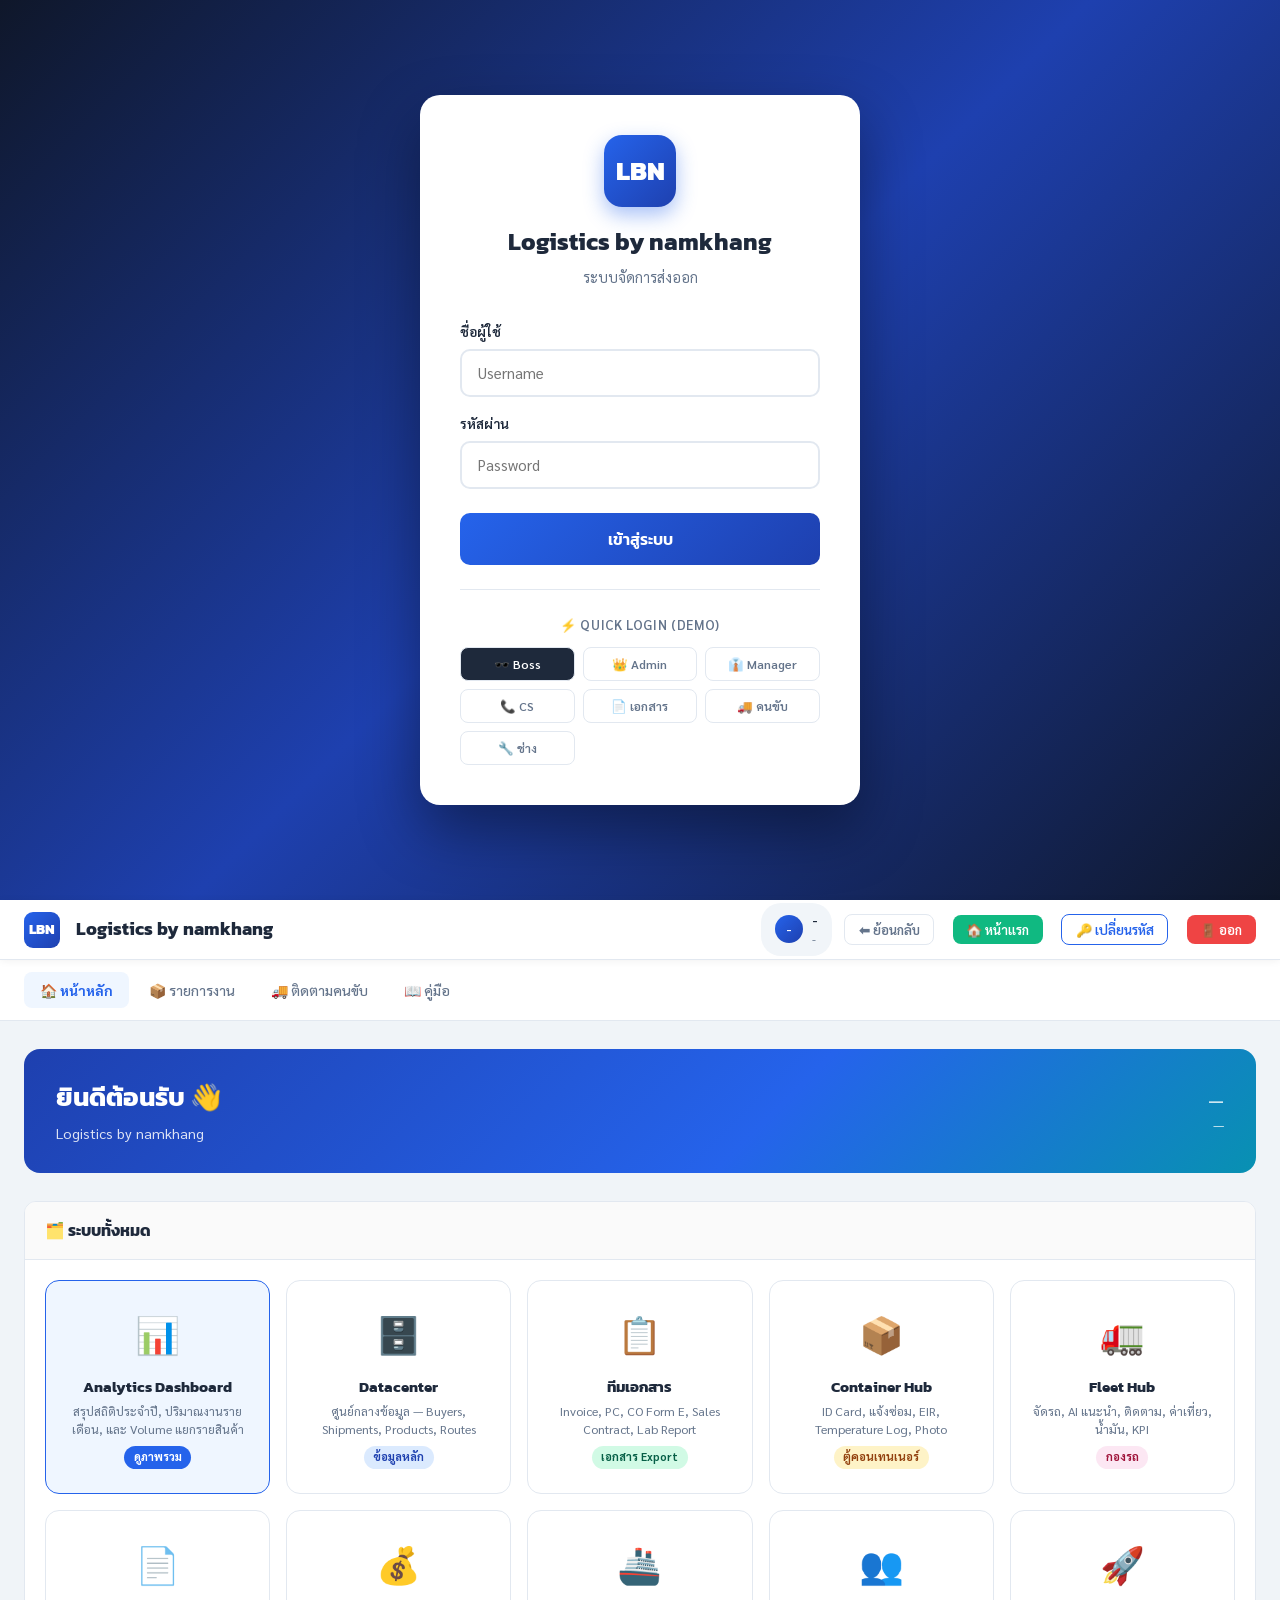
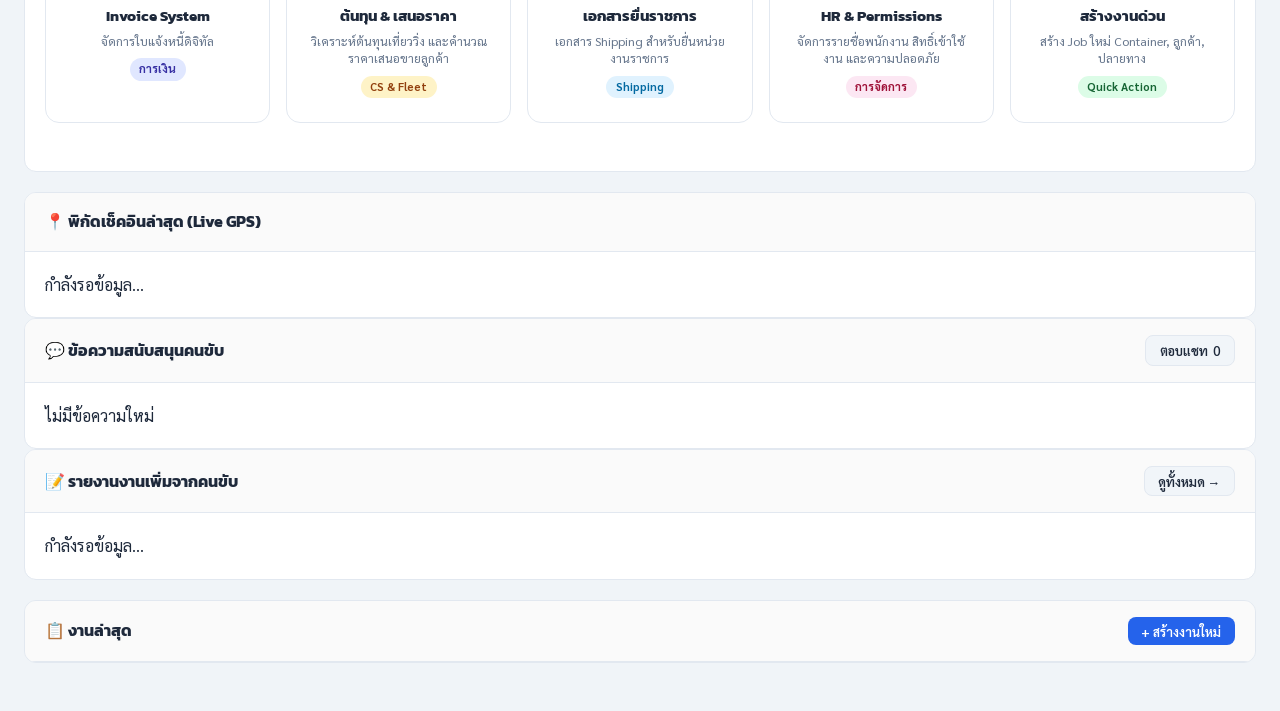
<file: document-team.html>
<!DOCTYPE html>
<html lang="th">

<head>
    <meta charset="UTF-8">
    <meta name="viewport" content="width=device-width, initial-scale=1.0">
    <title>Logistics by namkhang - ทีมเอกสาร</title>
    <link rel="stylesheet" href="shared.css">
    <script src="auth.js"></script>
    <script src="sync-engine.js"></script>
    <script src="nav-component.js"></script>
    <script>
        MCK_Auth.check('document');
    </script>
    <style>
        * {
            margin: 0;
            padding: 0;
            box-sizing: border-box;
        }

         :root {
            --primary: #2563eb;
            --primary-dark: #1e40af;
            --secondary: #10b981;
            --danger: #ef4444;
            --warning: #f59e0b;
            --info: #06b6d4;
            --success: #10b981;
            --dark: #1e293b;
            --gray: #64748b;
            --light-gray: #f1f5f9;
            --border: #e2e8f0;
        }

        body {
            font-family: 'Sarabun', sans-serif;
            background: #f0f4f8;
            color: var(--dark);
            line-height: 1.6;
        }
        /* ===== HEADER ===== */

        .header {
            background: linear-gradient(135deg, var(--primary) 0%, var(--primary-dark) 100%);
            color: white;
            padding: 1.25rem 2rem;
            box-shadow: 0 4px 12px rgba(0, 0, 0, 0.15);
            position: sticky;
            top: 0;
            z-index: 100;
            display: flex;
            justify-content: space-between;
            align-items: center;
        }

        .header-left {
            display: flex;
            align-items: center;
            gap: 1rem;
        }

        .header-logo {
            width: 44px;
            height: 44px;
            border-radius: 50%;
            background: rgba(255, 255, 255, 0.2);
            display: flex;
            align-items: center;
            justify-content: center;
            font-weight: 800;
            font-size: 1.1rem;
            font-family: 'Kanit', sans-serif;
        }

        .header h1 {
            font-family: 'Kanit', sans-serif;
            font-size: 1.3rem;
        }

        .header h1 small {
            font-size: 0.75rem;
            opacity: 0.8;
            display: block;
            font-weight: 400;
        }

        .back-btn {
            padding: 0.5rem 1.2rem;
            background: rgba(255, 255, 255, 0.2);
            border: 1px solid rgba(255, 255, 255, 0.3);
            color: white;
            border-radius: 8px;
            cursor: pointer;
            font-family: 'Sarabun', sans-serif;
            font-size: 0.9rem;
            text-decoration: none;
            transition: all 0.2s;
        }

        .back-btn:hover {
            background: rgba(255, 255, 255, 0.3);
        }
        /* ===== MAIN LAYOUT ===== */

        .container {
            max-width: 1300px;
            margin: 0 auto;
            padding: 2rem 1.5rem;
        }
        /* ===== NAV TABS ===== */

        .nav-tabs {
            display: flex;
            gap: 0.25rem;
            margin-bottom: 2rem;
            border-bottom: 2px solid var(--border);
            overflow-x: auto;
            padding-bottom: 0;
        }

        .nav-tab {
            padding: 0.875rem 1.25rem;
            background: none;
            border: none;
            cursor: pointer;
            font-family: 'Sarabun', sans-serif;
            font-size: 0.95rem;
            font-weight: 500;
            color: var(--gray);
            border-bottom: 3px solid transparent;
            transition: all 0.2s;
            white-space: nowrap;
            margin-bottom: -2px;
        }

        .nav-tab:hover {
            color: var(--primary);
        }

        .nav-tab.active {
            color: var(--primary);
            border-bottom-color: var(--primary);
            font-weight: 700;
        }

        .tab-content {
            display: none;
            animation: fadeIn 0.25s ease-out;
        }

        .tab-content.active {
            display: block;
        }

        @keyframes fadeIn {
            from {
                opacity: 0;
                transform: translateY(4px);
            }
            to {
                opacity: 1;
                transform: translateY(0);
            }
        }
        /* ===== CARDS ===== */

        .card {
            background: white;
            border-radius: 12px;
            padding: 1.5rem;
            margin-bottom: 1.5rem;
            box-shadow: 0 2px 8px rgba(0, 0, 0, 0.06);
            border: 1px solid var(--border);
        }

        .card-header {
            display: flex;
            justify-content: space-between;
            align-items: center;
            margin-bottom: 1.5rem;
            padding-bottom: 1rem;
            border-bottom: 2px solid var(--light-gray);
        }

        .card-header h2 {
            font-family: 'Kanit', sans-serif;
            font-size: 1.15rem;
            color: var(--dark);
        }

        .card-header-sub {
            font-size: 0.85rem;
            color: var(--gray);
            margin-top: 2px;
        }
        /* ===== DASHBOARD GRID ===== */

        .doc-grid {
            display: grid;
            grid-template-columns: repeat(auto-fill, minmax(220px, 1fr));
            gap: 1rem;
            margin-bottom: 2rem;
        }

        .doc-card {
            background: white;
            border-radius: 10px;
            padding: 1.25rem;
            border: 2px solid var(--border);
            cursor: pointer;
            transition: all 0.2s;
            text-align: center;
        }

        .doc-card:hover {
            border-color: var(--primary);
            box-shadow: 0 4px 12px rgba(37, 99, 235, 0.15);
            transform: translateY(-2px);
        }

        .doc-card.required {
            border-left: 4px solid var(--danger);
        }

        .doc-card.optional {
            border-left: 4px solid var(--warning);
        }

        .doc-card.cert {
            border-left: 4px solid var(--success);
        }

        .doc-icon {
            font-size: 2rem;
            margin-bottom: 0.75rem;
        }

        .doc-title {
            font-weight: 700;
            font-size: 0.9rem;
            color: var(--dark);
            margin-bottom: 0.25rem;
        }

        .doc-sub {
            font-size: 0.78rem;
            color: var(--gray);
        }

        .doc-badge {
            display: inline-block;
            padding: 0.2rem 0.6rem;
            border-radius: 20px;
            font-size: 0.72rem;
            font-weight: 600;
            margin-top: 0.5rem;
        }

        .badge-required {
            background: #fee2e2;
            color: var(--danger);
        }

        .badge-optional {
            background: #fef3c7;
            color: #92400e;
        }

        .badge-cert {
            background: #d1fae5;
            color: #065f46;
        }
        /* ===== CHECKLIST ===== */

        .checklist {
            list-style: none;
        }

        .checklist li {
            display: flex;
            align-items: center;
            gap: 0.75rem;
            padding: 0.75rem 0;
            border-bottom: 1px solid var(--light-gray);
            font-size: 0.95rem;
        }

        .checklist li:last-child {
            border-bottom: none;
        }

        .check-icon {
            font-size: 1.2rem;
            flex-shrink: 0;
        }

        .check-label {
            flex: 1;
        }

        .check-label strong {
            display: block;
        }

        .check-label small {
            color: var(--gray);
            font-size: 0.82rem;
        }

        .check-status {
            padding: 0.2rem 0.7rem;
            border-radius: 20px;
            font-size: 0.8rem;
            font-weight: 600;
        }

        .status-required {
            background: #fee2e2;
            color: var(--danger);
        }

        .status-optional {
            background: #fef3c7;
            color: #92400e;
        }

        .status-cert {
            background: #d1fae5;
            color: #065f46;
        }
        /* ===== FORM ===== */

        .form-section {
            margin-bottom: 2rem;
        }

        .form-section-title {
            font-family: 'Kanit', sans-serif;
            font-size: 1rem;
            font-weight: 600;
            color: var(--primary);
            margin-bottom: 1rem;
            padding-bottom: 0.5rem;
            border-bottom: 2px solid #dbeafe;
        }

        .form-row {
            display: grid;
            grid-template-columns: repeat(auto-fit, minmax(200px, 1fr));
            gap: 1rem;
            margin-bottom: 1rem;
        }

        .form-row-3 {
            grid-template-columns: repeat(3, 1fr);
        }

        .form-row-2 {
            grid-template-columns: repeat(2, 1fr);
        }

        .form-group {
            display: flex;
            flex-direction: column;
            gap: 0.35rem;
        }

        .form-group label {
            font-weight: 600;
            font-size: 0.88rem;
            color: var(--dark);
        }

        .form-group label .req {
            color: var(--danger);
        }

        .form-group input,
        .form-group select,
        .form-group textarea {
            padding: 0.65rem 0.85rem;
            border: 1.5px solid var(--border);
            border-radius: 7px;
            font-family: 'Sarabun', sans-serif;
            font-size: 0.95rem;
            transition: all 0.2s;
            background: #fafafa;
        }

        .form-group input:focus,
        .form-group select:focus,
        .form-group textarea:focus {
            outline: none;
            border-color: var(--primary);
            box-shadow: 0 0 0 3px rgba(37, 99, 235, 0.1);
            background: white;
        }

        .form-group textarea {
            resize: vertical;
            min-height: 80px;
        }
        /* ===== TABLE ===== */

        .table-wrap {
            overflow-x: auto;
            margin: 1rem 0;
            border-radius: 8px;
            border: 1px solid var(--border);
        }

        table {
            width: 100%;
            border-collapse: collapse;
            font-size: 0.9rem;
        }

        th {
            background: #1e40af;
            color: white;
            padding: 0.75rem 1rem;
            text-align: left;
            font-weight: 600;
            white-space: nowrap;
        }

        td {
            padding: 0.65rem 1rem;
            border-bottom: 1px solid var(--border);
        }

        tr:last-child td {
            border-bottom: none;
        }

        tr:nth-child(even) td {
            background: #f8fafc;
        }

        .table-input {
            width: 100%;
            border: 1px solid var(--border);
            border-radius: 5px;
            padding: 0.4rem 0.6rem;
            font-family: 'Sarabun', sans-serif;
            font-size: 0.88rem;
            background: transparent;
        }

        .table-input:focus {
            outline: none;
            border-color: var(--primary);
            background: white;
        }
        /* ===== BUTTONS ===== */

        .btn-row {
            display: flex;
            gap: 0.75rem;
            flex-wrap: wrap;
            margin-top: 1.5rem;
        }

        .btn {
            padding: 0.7rem 1.4rem;
            border: none;
            border-radius: 8px;
            font-family: 'Sarabun', sans-serif;
            font-size: 0.95rem;
            font-weight: 600;
            cursor: pointer;
            transition: all 0.2s;
            display: inline-flex;
            align-items: center;
            gap: 0.4rem;
        }

        .btn-primary {
            background: var(--primary);
            color: white;
        }

        .btn-primary:hover {
            background: var(--primary-dark);
        }

        .btn-success {
            background: var(--success);
            color: white;
        }

        .btn-success:hover {
            background: #059669;
        }

        .btn-warning {
            background: var(--warning);
            color: white;
        }

        .btn-warning:hover {
            background: #d97706;
        }

        .btn-secondary {
            background: var(--light-gray);
            color: var(--dark);
            border: 1px solid var(--border);
        }

        .btn-secondary:hover {
            background: var(--border);
        }

        .btn-danger {
            background: var(--danger);
            color: white;
        }

        .btn-danger:hover {
            background: #dc2626;
        }

        .btn-outline {
            background: white;
            color: var(--primary);
            border: 2px solid var(--primary);
        }

        .btn-outline:hover {
            background: #eff6ff;
        }

        .btn-sm {
            padding: 0.4rem 0.9rem;
            font-size: 0.85rem;
        }
        /* ===== PRINT PREVIEW ===== */

        .print-area {
            background: white;
            border: 2px dashed var(--border);
            border-radius: 10px;
            padding: 2rem;
            margin-top: 1.5rem;
            font-family: 'Sarabun', sans-serif;
        }

        .print-header {
            text-align: center;
            margin-bottom: 1.5rem;
        }

        .print-company {
            font-family: 'Kanit', sans-serif;
            font-size: 1.4rem;
            font-weight: 700;
            color: var(--dark);
        }

        .print-address {
            font-size: 0.88rem;
            color: var(--gray);
            margin-top: 0.25rem;
        }

        .print-title {
            font-size: 1.1rem;
            font-weight: 700;
            text-decoration: underline;
            margin: 1rem 0;
        }

        .print-info-grid {
            display: grid;
            grid-template-columns: 1fr 1fr;
            gap: 0.5rem 2rem;
            margin: 1rem 0;
            font-size: 0.88rem;
        }

        .print-info-row {
            display: flex;
            gap: 0.5rem;
        }

        .print-info-label {
            font-weight: 600;
            white-space: nowrap;
        }

        .print-signature {
            display: flex;
            justify-content: flex-end;
            margin-top: 3rem;
        }

        .print-sig-box {
            text-align: center;
            min-width: 200px;
        }

        .print-sig-line {
            border-top: 1px solid var(--dark);
            margin-top: 3rem;
            padding-top: 0.5rem;
            font-size: 0.88rem;
        }
        /* ===== STEP INDICATOR ===== */

        .steps {
            display: flex;
            gap: 0;
            margin-bottom: 2rem;
            overflow-x: auto;
        }

        .step {
            display: flex;
            flex-direction: column;
            align-items: center;
            flex: 1;
            padding: 1rem 0.5rem;
            background: white;
            border-top: 3px solid var(--border);
            font-size: 0.82rem;
            text-align: center;
            color: var(--gray);
            position: relative;
        }

        .step:not(:last-child)::after {
            content: '→';
            position: absolute;
            right: -8px;
            top: 50%;
            transform: translateY(-50%);
            color: var(--gray);
            font-size: 1rem;
            z-index: 1;
        }

        .step.active {
            border-top-color: var(--primary);
            color: var(--primary);
        }

        .step.done {
            border-top-color: var(--success);
            color: var(--success);
        }

        .step-num {
            width: 28px;
            height: 28px;
            border-radius: 50%;
            background: var(--border);
            color: var(--gray);
            display: flex;
            align-items: center;
            justify-content: center;
            font-weight: 700;
            font-size: 0.85rem;
            margin-bottom: 0.4rem;
        }

        .step.active .step-num {
            background: var(--primary);
            color: white;
        }

        .step.done .step-num {
            background: var(--success);
            color: white;
        }
        /* ===== ALERT ===== */

        .alert {
            padding: 0.875rem 1.25rem;
            border-radius: 8px;
            margin-bottom: 1rem;
            font-size: 0.9rem;
            display: flex;
            align-items: flex-start;
            gap: 0.5rem;
        }

        .alert-info {
            background: #eff6ff;
            border: 1px solid #bfdbfe;
            color: #1e40af;
        }

        .alert-warning {
            background: #fffbeb;
            border: 1px solid #fde68a;
            color: #92400e;
        }

        .alert-danger {
            background: #fef2f2;
            border: 1px solid #fecaca;
            color: #991b1b;
        }

        .alert-success {
            background: #f0fdf4;
            border: 1px solid #bbf7d0;
            color: #065f46;
        }
        /* ===== SUMMARY BOX ===== */

        .summary-box {
            background: #f8fafc;
            border: 1px solid var(--border);
            border-radius: 8px;
            padding: 1rem 1.25rem;
            margin: 1rem 0;
        }

        .summary-row {
            display: flex;
            justify-content: space-between;
            padding: 0.35rem 0;
            border-bottom: 1px dashed var(--border);
            font-size: 0.9rem;
        }

        .summary-row:last-child {
            border-bottom: none;
            font-weight: 700;
            font-size: 1rem;
        }

        .summary-row label {
            color: var(--gray);
        }
        /* ===== A4 INLINE DOCUMENT ===== */

        .doc-controls {
            display: flex;
            justify-content: space-between;
            align-items: center;
            margin-bottom: 1rem;
            padding: 0.875rem 1.25rem;
            background: white;
            border-radius: 10px;
            border: 1px solid var(--border);
            box-shadow: 0 2px 6px rgba(0, 0, 0, 0.04);
            flex-wrap: wrap;
            gap: 0.75rem;
        }

        .doc-controls-left {
            display: flex;
            align-items: center;
            gap: 0.75rem;
            flex-wrap: wrap;
        }

        .doc-controls label {
            font-weight: 600;
            font-size: 0.9rem;
            color: var(--dark);
            white-space: nowrap;
        }

        .doc-controls select {
            padding: 0.45rem 0.85rem;
            border: 1.5px solid var(--border);
            border-radius: 7px;
            font-family: 'Sarabun', sans-serif;
            font-size: 0.9rem;
            background: #fafafa;
            cursor: pointer;
        }

        .doc-a4 {
            background: white;
            max-width: 21cm;
            min-height: 26cm;
            margin: 0 auto 2rem;
            padding: 1.2cm 1.8cm;
            box-shadow: 0 4px 28px rgba(0, 0, 0, 0.14);
            border: 1px solid #ccc;
        }

        .doc-letterhead {
            text-align: center;
            margin-bottom: 1.2rem;
            padding-bottom: 0.75rem;
            border-bottom: 3px double var(--dark);
        }

        .doc-lh-company {
            font-family: 'Kanit', sans-serif;
            font-size: 1.3rem;
            font-weight: 700;
        }

        .doc-lh-addr {
            font-size: 0.82rem;
            color: var(--gray);
            margin-top: 0.1rem;
        }

        .doc-lh-title {
            font-size: 1.1rem;
            font-weight: 800;
            letter-spacing: 0.1em;
            text-decoration: underline;
            margin-top: 0.5rem;
        }

        .doc-f {
            border: none;
            border-bottom: 1px solid #555;
            background: transparent;
            font-family: inherit;
            font-size: inherit;
            padding: 0 3px 1px;
            outline: none;
            color: var(--dark);
            display: inline-block;
        }

        .doc-f:focus {
            border-bottom-color: var(--primary);
            background: #eff6ff;
            border-radius: 3px 3px 0 0;
        }

        .doc-f::placeholder {
            color: #aaa;
            font-style: italic;
            font-size: 0.88em;
        }

        textarea.doc-f {
            border: 1px solid #999;
            border-radius: 3px;
            padding: 4px 6px;
            vertical-align: top;
        }

        .doc-header-grid {
            display: flex;
            justify-content: space-between;
            align-items: flex-start;
            margin-bottom: 0.75rem;
            font-size: 0.9rem;
        }

        .doc-info-lines {
            font-size: 0.9rem;
            margin-bottom: 0.75rem;
        }

        .doc-info-lines .doc-row {
            display: flex;
            align-items: center;
            gap: 0.35rem;
            line-height: 2.2;
        }

        .doc-info-lines .doc-lbl {
            font-weight: 700;
            white-space: nowrap;
            min-width: 205px;
        }

        .doc-tbl {
            width: 100%;
            border-collapse: collapse;
            font-size: 0.85rem;
            margin: 0.75rem 0;
        }

        .doc-tbl th {
            background: #1a2f5e;
            color: white;
            padding: 0.45rem 0.5rem;
            text-align: center;
            font-size: 0.78rem;
            line-height: 1.3;
        }

        .doc-tbl td {
            padding: 0.35rem 0.45rem;
            border: 1px solid #bbb;
            vertical-align: middle;
        }

        .doc-tbl tfoot td {
            background: #eef2f7;
            font-weight: 700;
        }

        .tf {
            border: none;
            background: transparent;
            font-family: inherit;
            font-size: inherit;
            padding: 1px 3px;
            outline: none;
            width: 100%;
            text-align: right;
            display: block;
        }

        .tf:focus {
            background: #eff6ff;
            outline: 1px solid var(--primary);
            border-radius: 2px;
        }

        .tf-desc {
            text-align: left !important;
        }

        .doc-tbl td.num {
            text-align: right;
        }

        .doc-footer {
            margin-top: 0.75rem;
            font-size: 0.88rem;
            line-height: 1.9;
        }

        .doc-sig-area {
            display: flex;
            justify-content: flex-end;
            margin-top: 2rem;
        }

        .doc-sig-block {
            text-align: center;
            min-width: 220px;
            font-size: 0.88rem;
        }

        .doc-sig-line {
            border-top: 1px solid #333;
            margin-top: 2.5rem;
            padding-top: 0.4rem;
            font-weight: 600;
        }

        .doc-parties {
            font-size: 0.9rem;
            margin-bottom: 0.75rem;
            line-height: 2.2;
        }

        .doc-parties .party-label {
            font-weight: 700;
            min-width: 120px;
            display: inline-block;
        }

        .doc-terms .term-row {
            display: flex;
            align-items: center;
            gap: 0.35rem;
            line-height: 2.2;
        }

        .doc-terms .term-label {
            font-weight: 700;
            min-width: 175px;
            white-space: nowrap;
        }

        .doc-sig-area-2 {
            display: grid;
            grid-template-columns: 1fr 1fr;
            gap: 3rem;
            margin-top: 3rem;
        }

        .doc-sig-block-2 {
            text-align: center;
            font-size: 0.88rem;
        }

        .doc-sig-line-2 {
            border-top: 1px solid #333;
            margin-top: 2.5rem;
            padding-top: 0.4rem;
        }

        @media print {
            .header,
            .nav-tabs,
            .btn-row,
            .no-print,
            .doc-controls {
                display: none !important;
            }
            .print-area {
                border: none;
                padding: 0;
            }
            .doc-a4 {
                box-shadow: none;
                border: none;
                padding: 0.5cm 1.2cm;
                margin: 0;
                max-width: none;
                min-height: auto;
            }
            .doc-f {
                border-bottom-color: transparent !important;
                background: transparent !important;
            }
            body {
                background: white;
            }
            .container {
                padding: 0;
            }
        }

        @media (max-width: 768px) {
            .form-row-3,
            .form-row-2 {
                grid-template-columns: 1fr;
            }
            .doc-grid {
                grid-template-columns: repeat(2, 1fr);
            }
        }
    </style>
</head>

<body>

    <!-- Standard Topbar -->
    <div id="topbar-root" data-title="ทีมเอกสาร" data-subtitle="Invoice, PC, CO Form E, Sales Contract, Lab Report" data-logo="LN"></div>

    <div class="container">

        <!-- NAV TABS -->
        <div class="nav-tabs">
            <button class="nav-tab active" onclick="showTab('dashboard')">📋 ภาพรวมเอกสาร</button>
            <button class="nav-tab" onclick="showTab('invoice')">📄 Invoice / Packing List</button>
            <button class="nav-tab" onclick="showTab('contract')">📝 Sales Contract</button>
            <button class="nav-tab" onclick="showTab('pc')">🌿 Phytosanitary Cert.</button>
            <button class="nav-tab" onclick="showTab('co')">🏷️ CO Form E</button>
            <button class="nav-tab" onclick="showTab('lab')">🔬 Lab Test Report</button>
            <button class="nav-tab" onclick="showTab('carriage')">🚛 Carriage Agreement</button>
        </div>

        <!-- ===== TAB 1: DASHBOARD ===== -->
        <div id="tab-dashboard" class="tab-content active">

            <div class="card">
                <div class="card-header">
                    <div>
                        <h2>📦 รายการเอกสารสำหรับการส่งออกทุเรียน</h2>
                        <div class="card-header-sub">Logistics by namkhang | ระบบจัดเตรียมเอกสารส่งออก</div>
                    </div>
                </div>

                <div class="alert alert-info">
                    ℹ️ <span>เอกสารแบ่งเป็น 3 ประเภท: <strong>จำเป็น (ต้องมีทุกครั้ง)</strong> · <strong>ทางเลือก (ขึ้นกับผู้ซื้อ)</strong> · <strong>ใบรับรอง (อ้างอิง/แนบ)</strong></span>
                </div>

                <!-- Document Cards -->
                <div class="doc-grid">
                    <div class="doc-card required" onclick="showTab('invoice')">
                        <div class="doc-icon">📄</div>
                        <div class="doc-title">Invoice / Packing List</div>
                        <div class="doc-sub">ใบแจ้งหนี้ + ใบตราส่งสินค้า</div>
                        <span class="doc-badge badge-required">จำเป็น</span>
                    </div>
                    <div class="doc-card required" onclick="showTab('contract')">
                        <div class="doc-icon">📝</div>
                        <div class="doc-title">Sales Contract</div>
                        <div class="doc-sub">สัญญาซื้อขายระหว่างประเทศ</div>
                        <span class="doc-badge badge-required">จำเป็น</span>
                    </div>
                    <div class="doc-card required" onclick="showTab('pc')">
                        <div class="doc-icon">🌿</div>
                        <div class="doc-title">Phytosanitary Certificate</div>
                        <div class="doc-sub">ใบรับรองสุขอนามัยพืช (PC)</div>
                        <span class="doc-badge badge-required">จำเป็น</span>
                    </div>
                    <div class="doc-card required" onclick="showTab('co')">
                        <div class="doc-icon">🏷️</div>
                        <div class="doc-title">CO Form E</div>
                        <div class="doc-sub">ใบรับรองแหล่งกำเนิดสินค้า ACFTA</div>
                        <span class="doc-badge badge-required">จำเป็น</span>
                    </div>
                    <div class="doc-card required" onclick="showTab('lab')">
                        <div class="doc-icon">🔬</div>
                        <div class="doc-title">Lab Test Report</div>
                        <div class="doc-sub">ผลทดสอบ Cd + Auramine O</div>
                        <span class="doc-badge badge-required">จำเป็น</span>
                    </div>
                    <div class="doc-card optional" onclick="showTab('carriage')">
                        <div class="doc-icon">🚛</div>
                        <div class="doc-title">Carriage Agreement</div>
                        <div class="doc-sub">สัญญาขนส่ง (国际承运协议)</div>
                        <span class="doc-badge badge-optional">เอกสารขนส่ง</span>
                    </div>
                    <div class="doc-card cert">
                        <div class="doc-icon">🏅</div>
                        <div class="doc-title">GMP Certificate</div>
                        <div class="doc-sub">TAS 9047 + TAS 9070 (UIC)</div>
                        <span class="doc-badge badge-cert">ใบรับรองโรงงาน</span>
                    </div>
                    <div class="doc-card cert">
                        <div class="doc-icon">📋</div>
                        <div class="doc-title">DOA Registration</div>
                        <div class="doc-sub">กรมวิชาการเกษตร DOA 59000</div>
                        <span class="doc-badge badge-cert">ทะเบียนโรงงาน</span>
                    </div>
                </div>
            </div>

            <div class="card">
                <div class="card-header">
                    <div>
                        <h2>�️ ประเภทฟอร์มเอกสาร</h2>
                        <div class="card-header-sub">เลือกแบบฟอร์มตามประเภทเอกสารส่งออกที่ต้องการใช้งาน</div>
                    </div>
                </div>
                <div style="font-size:0.92rem;color:#334155;line-height:1.6;">
                    <p>ระบบนี้มีฟอร์มเอกสารหลักสำหรับการส่งออกดังนี้:</p>
                    <ul style="margin-left:1rem;list-style:disc;">
                        <li><strong>Invoice / Packing List</strong> - ใบแจ้งหนี้และใบตราส่งสินค้า สำหรับยื่นศุลกากรและผู้ซื้อ</li>
                        <li><strong>Sales Contract</strong> - สัญญาซื้อขายระหว่างผู้ขายและผู้ซื้อ กำหนดราคา ปริมาณ เงื่อนไขการชำระ</li>
                        <li><strong>Phytosanitary Certificate (PC)</strong> - ใบรับรองสุขอนามัยพืชสำหรับการส่งออกผลไม้ไปจีน</li>
                        <li><strong>CO Form E</strong> - ใบรับรองแหล่งกำเนิดสินค้าสำหรับพิกัด ACFTA</li>
                        <li><strong>Lab Test Report</strong> - ผลทดสอบ Cadmium และ Auramine O ตามข้อกำหนดจีน</li>
                        <li><strong>International Carriage Agreement</strong> - สัญญาขนส่งระหว่างประเทศสำหรับเส้นทางขนส่งและผู้รับผิดชอบ</li>
                    </ul>
                    <p>อ่านรายละเอียดเพิ่มเติมได้ในแท็บแต่ละเอกสารด้านบน และคลิกเพื่อเปิดฟอร์มที่ต้องการสร้างหรือพิมพ์</p>
                </div>
            </div>

            <div class="card">
                <div class="card-header">
                    <div>
                        <h2>�📁 คลังเอกสารจริงจาก doclogis</h2>
                        <div class="card-header-sub">ไฟล์ใบขน, ใบอนุญาต และเอกสารนำเข้า-ส่งออกจากโฟลเดอร์ doclogis</div>
                    </div>
                </div>
                <div class="table-wrap">
                    <table>
                        <thead>
                            <tr>
                                <th>ชื่อไฟล์</th>
                                <th>ประเภท</th>
                                <th>ลิงก์</th>
                            </tr>
                        </thead>
                        <tbody>
                            <tr>
                                <td>A0221660304283 T-SQF23N009 0409.pdf</td>
                                <td>ใบอนุญาต / Export Document</td>
                                <td><a href="../doclogis/A0221660304283%20T-SQF23N009%200409.pdf" target="_blank">เปิดไฟล์</a></td>
                            </tr>
                            <tr>
                                <td>ALL PC TH6603024334 CRLU1410696 T-SQF23N009-22.03.2023.pdf</td>
                                <td>ใบรับรองสุขอนามัย / Phytosanitary</td>
                                <td><a href="../doclogis/ALL%20PC%20TH6603024334%20CRLU1410696%20T-SQF23N009-22.03.2023.pdf" target="_blank">เปิดไฟล์</a></td>
                            </tr>
                            <tr>
                                <td>WI ใบขน+ใบกำกับ+ใบคาร์.xlsx</td>
                                <td>Work Instructions / ใบขน</td>
                                <td><a href="../doclogis/WI%20ใบขน+ใบกำกับ+ใบคาร์.xlsx" target="_blank">เปิดไฟล์</a></td>
                            </tr>
                        </tbody>
                    </table>
                </div>
            </div>

            <!-- Checklist per Shipment -->
            <div class="card">
                <div class="card-header">
                    <h2>✅ Checklist ต่อตู้ Container</h2>
                    <div style="font-size:0.85rem;color:var(--gray)">เรียงตามลำดับการจัดเตรียม</div>
                </div>
                <ul class="checklist">
                    <li>
                        <span class="check-icon">1️⃣</span>
                        <div class="check-label">
                            <strong>Sales Contract</strong>
                            <small>ทำก่อน — กำหนดราคา ปริมาณ เงื่อนไขการชำระ</small>
                        </div>
                        <span class="check-status status-required">จำเป็น</span>
                    </li>
                    <li>
                        <span class="check-icon">2️⃣</span>
                        <div class="check-label">
                            <strong>Invoice / Packing List (USD FOB หรือ CNY CNF)</strong>
                            <small>ออกเลข Invoice NO. เช่น M-PGIT25N128 หรือ M-SAC25N004</small>
                        </div>
                        <span class="check-status status-required">จำเป็น</span>
                    </li>
                    <li>
                        <span class="check-icon">3️⃣</span>
                        <div class="check-label">
                            <strong>Lab Test Report — Cadmium (Cd)</strong>
                            <small>ผลทดสอบแคดเมียม &lt; 0.05 mg/kg ส่ง AMARC หรือห้องแล็บที่รับรอง</small>
                        </div>
                        <span class="check-status status-required">จำเป็น</span>
                    </li>
                    <li>
                        <span class="check-icon">4️⃣</span>
                        <div class="check-label">
                            <strong>Lab Test Report — Auramine O (Basic Yellow 2)</strong>
                            <small>ผลทดสอบสีเหลือง — Not Detected ในเนื้อและเปลือกทุเรียน</small>
                        </div>
                        <span class="check-status status-required">จำเป็น</span>
                    </li>
                    <li>
                        <span class="check-icon">5️⃣</span>
                        <div class="check-label">
                            <strong>Phytosanitary Certificate (PC) — Form P.Q. 7-1</strong>
                            <small>ขอที่สถานีกักกันพืช ด่านนครพนม วันตรวจ = ก่อนออกเดินทาง</small>
                        </div>
                        <span class="check-status status-required">จำเป็น</span>
                    </li>
                    <li>
                        <span class="check-icon">6️⃣</span>
                        <div class="check-label">
                            <strong>Certificate of Origin Form E (CO Form E)</strong>
                            <small>ขอที่กรมการค้าต่างประเทศ ลดภาษีนำเข้าจีน ACFTA</small>
                        </div>
                        <span class="check-status status-required">จำเป็น</span>
                    </li>
                    <li>
                        <span class="check-icon">7️⃣</span>
                        <div class="check-label">
                            <strong>International Carriage Agreement (国际承运协议)</strong>
                            <small>สัญญากับผู้รับ — เส้นทางขนส่ง ไทย → ลาว → เวียดนาม → จีน</small>
                        </div>
                        <span class="check-status status-optional">ขนส่ง</span>
                    </li>
                    <li>
                        <span class="check-icon">📎</span>
                        <div class="check-label">
                            <strong>แนบ: GMP Certificate (TAS 9047 + TAS 9070)</strong>
                            <small>หมดอายุ 4 ธ.ค. 2570 — UIC Certification Services, Reg. UT242707R0 / UT242708R0</small>
                        </div>
                        <span class="check-status status-cert">ใบรับรอง</span>
                    </li>
                    <li>
                        <span class="check-icon">📎</span>
                        <div class="check-label">
                            <strong>แนบ: DOA Registration (กรมวิชาการเกษตร)</strong>
                            <small>DOA 59000 10 013565 | หมดอายุ 19 ธ.ค. 2569</small>
                        </div>
                        <span class="check-status status-cert">ทะเบียน</span>
                    </li>
                </ul>
            </div>

            <!-- Key Reference -->
            <div class="card">
                <div class="card-header">
                    <h2>🔑 ข้อมูลอ้างอิงหลักบริษัท</h2>
                </div>
                <div class="form-row form-row-3">
                    <div class="summary-box">
                        <div class="summary-row"><label>ชื่อบริษัท (TH)</label><span>โลจิสติกส์ บาย นำค้าง</span></div>
                        <div class="summary-row"><label>ชื่อบริษัท (EN)</label><span>Logistics by namkhang</span></div>
                        <div class="summary-row"><label>ที่อยู่</label><span>71/2 Moo 7, Na Kha, Lang Suan, Chumphon 86110</span></div>
                        <div class="summary-row"><label>Tax ID</label><span>0865562000931</span></div>
                        <div class="summary-row"><label>Tel</label><span>0621955365</span></div>
                        <div class="summary-row"><label>Email</label><span>jingyikoyii@gmail.com</span></div>
                    </div>
                    <div class="summary-box">
                        <div class="summary-row"><label>DOA Packing House</label><span>DOA 59000 10 013565</span></div>
                        <div class="summary-row"><label>GMP TAS 9047</label><span>UT242707R0 (หมดอายุ 4/12/2570)</span></div>
                        <div class="summary-row"><label>GMP TAS 9070</label><span>UT242708R0 (หมดอายุ 4/12/2570)</span></div>
                        <div class="summary-row"><label>GAP No.</label><span>AC 03-9001-86-111-002670</span></div>
                        <div class="summary-row"><label>HS Code ทุเรียน</label><span>0810.60</span></div>
                        <div class="summary-row"><label>Botanical Name</label><span>Durio Zibethinus</span></div>
                    </div>
                    <div class="summary-box">
                        <div class="summary-row"><label>ด่านส่งออก</label><span>นครพนม (NAKHON PHANOM)</span></div>
                        <div class="summary-row"><label>เส้นทาง</label><span>ชุมพร → นครพนม → ท่าแขก → จีน</span></div>
                        <div class="summary-row"><label>ด่านนำเข้าจีน</label><span>YOUYIGUAN, CHINA</span></div>
                        <div class="summary-row"><label>ประเภทตู้</label><span>1×40RF (ตู้เย็น)</span></div>
                        <div class="summary-row"><label>ผู้เซ็น</label><span>MISS PHAKTHINAN THANASOPHONPAISIT</span></div>
                        <div class="summary-row"><label>สกุลเงิน</label><span>USD (FOB) หรือ CNY (CNF)</span></div>
                    </div>
                </div>
            </div>
        </div>

        <!-- ===== TAB 2: INVOICE / PACKING LIST ===== -->
        <div id="tab-invoice" class="tab-content">

            <!-- Control Bar -->
            <div class="doc-controls no-print">
                <div class="doc-controls-left">
                    <label>ประเภท:</label>
                    <select id="inv-type" onchange="updateInvType()">
                    <option value="fob">FOB — USD (ราคา ณ ท่าต้นทาง)</option>
                    <option value="cnf">CNF — CNY (รวมค่าขนส่งถึงด่าน)</option>
                </select>
                    <button class="btn btn-outline btn-sm" onclick="resetInvoice()">🔄 ล้างข้อมูล</button>
                    <button class="btn btn-outline btn-sm" onclick="addInvRow()">+ เพิ่มรายการ</button>
                </div>
                <div>
                    <button class="btn btn-success" onclick="window.print()">🖨️ พิมพ์เอกสาร</button>
                </div>
            </div>

            <div class="card no-print" style="margin-bottom:1rem;">
                <div class="card-header">
                    <h2>🧾 คู่มือการกรอก Invoice / Packing List</h2>
                </div>
                <div style="font-size:0.92rem;color:#334155;line-height:1.6;">
                    <p>เอกสาร Invoice / Packing List นี้จะใช้เป็นหน้า A4 หนึ่งแผ่นสำหรับยื่นราชการ โดยมีฟิลด์สำคัญดังนี้:</p>
                    <ul style="margin-left:1rem;list-style:disc;">
                        <li><strong>EXPORTER</strong> = ข้อมูลผู้ส่งออกของบริษัท (ดึงจากข้อมูลบริษัทของเรา)</li>
                        <li><strong>INVOICE NO.</strong> = เลขที่ Invoice ที่ใช้ในระบบบัญชี / เอกสาร</li>
                        <li><strong>DATE</strong> = วันที่ออก Invoice</li>
                        <li><strong>CONTRACT NO.</strong> = เลขที่สัญญาซื้อขายระหว่างผู้ซื้อ-ผู้ขาย</li>
                        <li><strong>CONTAINER NO.</strong> = เลขตู้คอนเทนเนอร์ที่ใช้จัดส่ง</li>
                        <li><strong>CONSIGNEE / ADD</strong> = ชื่อและที่อยู่ผู้รับสินค้าปลายทาง</li>
                        <li><strong>DESTINATION</strong> = ด่านปลายทางหรือประเทศปลายทาง</li>
                        <li><strong>COUNTRY OF ORIGIN</strong> = ประเทศต้นทางของสินค้า</li>
                        <li><strong>PAYMENT TERMS</strong> = เงื่อนไขการชำระเงิน เช่น 30 days TT</li>
                        <li><strong>SHIPPING MARKS</strong> = เครื่องหมายขนส่ง หากไม่มีให้ใส่ NO SHIPPING MARKS</li>
                        <li><strong>ITEM LIST</strong> = รายการสินค้า, น้ำหนักสุทธิ, น้ำหนักรวม, จำนวนกล่อง, ราคาต่อหน่วย, มูลค่ารวม</li>
                        <li><strong>TOTALS</strong> = รวมจำนวนกล่อง, น้ำหนักสุทธิ, น้ำหนักรวม, ยอดรวมทั้งหมด</li>
                    </ul>
                    <p>ข้อมูลเหล่านี้สามารถดึงได้จาก:</p>
                    <ul style="margin-left:1rem;list-style:disc;">
                        <li>ข้อมูลบริษัท / ผู้ส่งออก = จากช่องข้อมูลอ้างอิงหลัก</li>
                        <li>ข้อมูลผู้ซื้อและปลายทาง = จากสัญญาและใบสั่งซื้อ</li>
                        <li>ข้อมูลตู้และสินค้า = จากระบบ Container + รายการสินค้า</li>
                        <li>เงื่อนไขการค้า = จากสัญญา (FOB / CNF) และการตกลงกับผู้ซื้อ</li>
                    </ul>
                    <p>สำหรับการยื่นราชการ ควรเตรียมเอกสารอย่างน้อย:</p>
                    <ul style="margin-left:1rem;list-style:disc;">
                        <li>Invoice / Packing List = 1 A4</li>
                        <li>Sales Contract = 1 A4</li>
                        <li>Phytosanitary Certificate (PC) = 1 A4</li>
                        <li>CO Form E = 1 A4</li>
                        <li>Lab Test Report / เอกสารตรวจวิเคราะห์ = 1 A4</li>
                    </ul>
                    <p><strong>รวมเป็นชุดเอกสารสำหรับราชการประมาณ 4-5 แผ่น A4</strong> ขึ้นกับความละเอียดของข้อมูลในแต่ละใบ</p>
                </div>
            </div>

            <!-- A4 Invoice Document -->
            <div class="doc-a4">
                <!-- Letterhead -->
                <div class="doc-letterhead">
                    <div class="doc-lh-company">MCK INTERNATIONAL TRADING CO.,LTD.</div>
                    <div class="doc-lh-addr">71/2 MOO 7 NA KHA, LANG SUAN, CHUMPHON 86110 THAILAND</div>
                    <div class="doc-lh-addr">TEL: 0621955365 &nbsp;|&nbsp; EMAIL: jingyikoyii@gmail.com &nbsp;|&nbsp; TAX ID: 0865562000931</div>
                    <div class="doc-lh-title">INVOICE / PACKING LIST</div>
                </div>

                <!-- Top: Exporter details + ref info -->
                <div class="doc-header-grid">
                    <div style="font-size:0.88rem;line-height:2.3;">
                        <div><strong>EXPORTER:</strong>&nbsp;<input class="doc-f" id="inv-exporter" style="width:255px" value="MCK INTERNATIONAL TRADING CO.,LTD."></div>
                        <div><strong>PAYMENT TERMS:</strong>&nbsp;<input class="doc-f" id="inv-payment" style="width:205px" placeholder="30 days TT"></div>
                        <div><strong>SHIPPING MARKS:</strong>&nbsp;<input class="doc-f" id="inv-marks" style="width:205px" placeholder="NO SHIPPING MARKS"></div>
                        <div><strong>CONTRACT NO.:</strong>&nbsp;<input class="doc-f" id="inv-contract" style="width:175px" placeholder="SC-2026-..."></div>
                    </div>
                    <div style="font-size:0.88rem;line-height:2.3;text-align:right;">
                        <div><strong>INVOICE NO.:</strong>&nbsp;<input class="doc-f" id="inv-no" style="width:185px" placeholder="M-___25N___"></div>
                        <div><strong>DATE:</strong>&nbsp;<input class="doc-f" id="inv-date" type="date" style="width:165px"></div>
                        <div><strong>CONTAINER NO.:</strong>&nbsp;<input class="doc-f" id="inv-container" style="width:165px" placeholder="YMLU_______"></div>
                    </div>
                </div>

                <!-- Consignee Block -->
                <div class="doc-info-lines">
                    <div class="doc-row">
                        <span class="doc-lbl">CONSIGNEE:</span>
                        <input class="doc-f" id="inv-consignee" style="flex:1" placeholder="ชื่อบริษัทผู้ซื้อ...">
                    </div>
                    <div class="doc-row">
                        <span class="doc-lbl">ADD:</span>
                        <input class="doc-f" id="inv-consignee-addr" style="flex:1" placeholder="ที่อยู่ผู้ซื้อ...">
                    </div>
                    <div class="doc-row">
                        <span class="doc-lbl">DESTINATION:</span>
                        <input class="doc-f" id="inv-destination" style="flex:1" placeholder="YOUYIGUAN, CHINA">
                    </div>
                    <div class="doc-row">
                        <span class="doc-lbl">COUNTRY OF ORIGIN:</span>
                        <input class="doc-f" id="inv-origin" value="THAILAND" style="width:150px">
                    </div>
                </div>

                <!-- Items Table (A4 inline) -->
                <table class="doc-tbl">
                    <thead>
                        <tr>
                            <th style="width:38px">ITEM</th>
                            <th>DESCRIPTION OF GOODS</th>
                            <th style="width:88px">NET WEIGHT<br>(KGM.)</th>
                            <th style="width:92px">GROSS WEIGHT<br>(KGM.)</th>
                            <th style="width:80px">PACKAGE<br>(CTN.)</th>
                            <th style="width:95px">UNIT PRICE<br>(<span id="inv-currency-hdr">USD</span>/KGM.)</th>
                            <th style="width:90px"><span id="inv-terms-hdr">USD (FOB)</span></th>
                            <th class="no-print" style="width:34px"></th>
                        </tr>
                    </thead>
                    <tbody id="inv-items-body">
                        <tr>
                            <td class="num">1</td>
                            <td><input class="tf tf-desc" placeholder="FRESH DURIAN MONTHONG(AB)"></td>
                            <td><input class="tf" type="number" step="0.01" min="0" placeholder="0.00" oninput="calcInv()"></td>
                            <td><input class="tf" type="number" step="0.01" min="0" placeholder="0.00" oninput="calcInv()"></td>
                            <td><input class="tf" type="number" min="0" placeholder="0" oninput="calcInv()"></td>
                            <td><input class="tf" type="number" step="0.0001" min="0" placeholder="0.0000" oninput="calcInv()"></td>
                            <td class="num inv-amount" style="font-weight:600">0.00</td>
                            <td class="no-print" style="text-align:center"><button class="btn btn-danger btn-sm" onclick="removeInvRow(this)">✕</button></td>
                        </tr>
                    </tbody>
                    <tfoot>
                        <tr>
                            <td class="num" colspan="2" style="font-weight:700">TOTAL</td>
                            <td class="num" id="inv-total-nw">0.00</td>
                            <td class="num" id="inv-total-gw">0.00</td>
                            <td class="num" id="inv-total-cartons">0</td>
                            <td></td>
                            <td class="num" id="inv-total-amount" style="font-weight:700">0.00</td>
                            <td class="no-print"></td>
                        </tr>
                    </tfoot>
                </table>

                <!-- Footer Summary -->
                <div class="doc-footer">
                    <div><strong>SHIPPING MARKS:</strong> NO SHIPPING MARKS</div>
                    <div>
                        <strong><span id="inv-terms-footer">FOB</span> /</strong>
                        <input class="doc-f" id="inv-port" style="width:230px" placeholder="NAKHON PHANOM, THAILAND">
                    </div>
                    <div><strong>TOTAL QUANTITY</strong> <span id="inv-sum-cartons">0</span> CARTONS</div>
                    <div><strong>NET WEIGHT</strong> <span id="inv-sum-nw">0.00</span> KGM.</div>
                    <div><strong>GROSS WEIGHT</strong> <span id="inv-sum-gw">0.00</span> KGM.</div>
                </div>

                <!-- Signature -->
                <div class="doc-sig-area">
                    <div class="doc-sig-block">
                        <div class="doc-sig-line">CONSIGNOR</div>
                        <div style="font-size:0.82rem;margin-top:0.3rem;">MISS PHAKTHINAN THANASOPHONPAISIT</div>
                        <div style="font-size:0.82rem;">MCK INTERNATIONAL TRADING CO.,LTD.</div>
                    </div>
                </div>
            </div>
        </div>

        <!-- ===== TAB 3: SALES CONTRACT ===== -->
        <div id="tab-contract" class="tab-content">

            <!-- Control Bar -->
            <div class="doc-controls no-print">
                <div class="doc-controls-left">
                    <button class="btn btn-outline btn-sm" onclick="resetContract()">🔄 ล้างข้อมูล</button>
                    <button class="btn btn-outline btn-sm" onclick="addCtRow()">+ เพิ่มรายการ</button>
                </div>
                <div>
                    <button class="btn btn-success" onclick="window.print()">🖨️ พิมพ์เอกสาร</button>
                </div>
            </div>

            <!-- A4 Sales Contract Document -->
            <div class="doc-a4">
                <!-- Letterhead -->
                <div class="doc-letterhead">
                    <div class="doc-lh-company">MCK INTERNATIONAL TRADING CO.,LTD.</div>
                    <div class="doc-lh-addr">71/2 MOO 7 NA KHA, LANG SUAN, CHUMPHON 86110 THAILAND</div>
                    <div class="doc-lh-title">SALES CONTRACT</div>
                </div>

                <!-- Contract Header Info -->
                <div style="font-size:0.9rem;line-height:2.4;margin-bottom:0.5rem;">
                    <strong>CONTRACT NO.:</strong>&nbsp;<input class="doc-f" id="ct-no" style="width:175px" placeholder="M-SAC25-___"> &nbsp;&nbsp;&nbsp;
                    <strong>DATE:</strong>&nbsp;<input class="doc-f" id="ct-date" type="date" style="width:160px"> &nbsp;&nbsp;&nbsp;
                    <strong>CONTAINER NO.:</strong>&nbsp;<input class="doc-f" id="ct-container" style="width:160px" placeholder="YMLU_______">
                </div>

                <!-- Parties -->
                <div class="doc-parties">
                    <div>
                        <span class="party-label">THE SELLER:</span> MCK INTERNATIONAL TRADING CO.,LTD. — 71/2 MOO 7 NA KHA, LANG SUAN, CHUMPHON 86110 THAILAND
                    </div>
                    <div style="display:flex;align-items:center;gap:0.35rem;flex-wrap:wrap;">
                        <span class="party-label">THE BUYER:</span>
                        <input class="doc-f" id="ct-buyer" style="width:260px" placeholder="ชื่อบริษัทผู้ซื้อ..."> &nbsp;—&nbsp;
                        <input class="doc-f" id="ct-buyer-addr" style="flex:1;min-width:180px" placeholder="ที่อยู่ผู้ซื้อ...">
                    </div>
                </div>

                <div style="font-size:0.9rem;margin-bottom:0.5rem;font-weight:600;">Hereby agree on the following terms and conditions:</div>

                <!-- Items Table -->
                <table class="doc-tbl">
                    <thead>
                        <tr>
                            <th>DESCRIPTION</th>
                            <th style="width:75px">CARTONS</th>
                            <th style="width:95px">KGS NET</th>
                            <th style="width:125px">UNIT PRICE (CNY/KG)</th>
                            <th style="width:105px">AMOUNT (CNY)</th>
                            <th class="no-print" style="width:34px"></th>
                        </tr>
                    </thead>
                    <tbody id="ct-items-body">
                        <tr>
                            <td><input class="tf tf-desc" placeholder="FRESH DURIAN MONTHONG(AB)"></td>
                            <td><input class="tf" type="number" min="0" placeholder="0" oninput="calcContract()"></td>
                            <td><input class="tf" type="number" step="0.01" min="0" placeholder="0.00" oninput="calcContract()"></td>
                            <td><input class="tf" type="number" step="0.0001" min="0" placeholder="0.00" oninput="calcContract()"></td>
                            <td class="num ct-amount" style="font-weight:600">0.00</td>
                            <td class="no-print" style="text-align:center"><button class="btn btn-danger btn-sm" onclick="removeCtRow(this)">✕</button></td>
                        </tr>
                    </tbody>
                    <tfoot>
                        <tr>
                            <td style="font-weight:700">TOTAL</td>
                            <td class="num" id="ct-total-cartons">0</td>
                            <td class="num" id="ct-total-kgs">0.00</td>
                            <td></td>
                            <td class="num" id="ct-total-amount" style="font-weight:700">0.00</td>
                            <td class="no-print"></td>
                        </tr>
                    </tfoot>
                </table>

                <!-- Terms -->
                <div class="doc-terms">
                    <div class="term-row">
                        <span class="term-label">LOAD PORT / DESTINATION:</span>
                        <input class="doc-f" id="ct-route" style="flex:1" value="FROM NAKHON PHANOM, THAILAND TO YOUYIGUAN, CHINA">
                    </div>
                    <div class="term-row">
                        <span class="term-label">COMMODITY:</span>
                        <input class="doc-f" id="ct-commodity" style="width:250px" value="FRESH DURIAN">
                    </div>
                    <div class="term-row">
                        <span class="term-label">PACKING:</span>
                        <input class="doc-f" id="ct-packing" style="width:200px" value="CARTONS">
                    </div>
                    <div class="term-row">
                        <span class="term-label">DELIVER:</span>
                        <input class="doc-f" id="ct-deliver" style="flex:1" value="BY TRUCK TO YOUYIGUAN, CHINA">
                    </div>
                    <div class="term-row">
                        <span class="term-label">PAYMENT TERMS:</span>
                        <input class="doc-f" id="ct-payment" style="flex:1" placeholder="PAYMENT IN PARTIAL ACCEPTABLE BEFORE END OF DECEMBER 2025">
                    </div>
                    <div class="term-row" style="align-items:flex-start;margin-top:0.25rem;">
                        <span class="term-label" style="line-height:2.2;">TERMS &amp; CONDITIONS:</span>
                        <textarea class="doc-f" id="ct-terms" style="flex:1;resize:vertical;min-height:56px;font-size:0.88rem;">The buyer agrees to accept the goods if the decayed/rotten rate is within 5% of the goods total value, shall not claim from the seller.</textarea>
                    </div>
                </div>

                <!-- Signature Block -->
                <div class="doc-sig-area-2">
                    <div class="doc-sig-block-2">
                        <div class="doc-sig-line-2">ACCEPTED BY BUYER</div>
                    </div>
                    <div class="doc-sig-block-2">
                        <div class="doc-sig-line-2">CONFIRMED BY SUPPLIER<br><strong>MCK INTERNATIONAL TRADING CO.,LTD.</strong></div>
                    </div>
                </div>
            </div>
        </div>

        <!-- ===== TAB 4: PHYTOSANITARY CERTIFICATE ===== -->
        <div id="tab-pc" class="tab-content">
            <div class="card">
                <div class="card-header">
                    <div>
                        <h2>🌿 Phytosanitary Certificate (PC)</h2>
                        <div class="card-header-sub">ใบรับรองสุขอนามัยพืช | กรมวิชาการเกษตร Form P.Q. 7-1</div>
                    </div>
                </div>

                <div class="alert alert-warning">
                    ⚠️ <span><strong>สำคัญ:</strong> PC ออกโดยสถานีกักกันพืช ด่านนครพนม (NAKHON PHANOM PLANT QUARANTINE STATION) เท่านั้น — แบบฟอร์มนี้ใช้เตรียมข้อมูลเพื่อยื่นขอ PC จริง</span>
                </div>

                <div class="form-section">
                    <div class="form-section-title">ข้อมูลหลัก</div>
                    <div class="form-row form-row-3">
                        <div class="form-group">
                            <label>PC No. (กรอกเมื่อได้รับ)</label>
                            <input type="text" id="pc-no" placeholder="เช่น TH6809027709">
                        </div>
                        <div class="form-group">
                            <label>วันที่ตรวจสอบ (Date of Inspection)</label>
                            <input type="date" id="pc-inspect-date">
                        </div>
                        <div class="form-group">
                            <label>วันที่ออก (Date of Issue)</label>
                            <input type="date" id="pc-issue-date">
                        </div>
                    </div>
                </div>

                <div class="form-section">
                    <div class="form-section-title">ผู้ส่งออก / ผู้รับ</div>
                    <div class="form-row form-row-2">
                        <div class="form-group">
                            <label>1. ผู้ส่งออก (Exporter)</label>
                            <textarea id="pc-exporter">MCK INTERNATIONAL TRADING CO.,LTD.
71/2 MOO 7 NA KHA, LANG SUAN, CHUMPHON 86110 THAILAND
TEL: 0621955365 EMAIL: jingyikoyii@gmail.com
TAX ID: 0865562000931</textarea>
                        </div>
                        <div class="form-group">
                            <label>2. ผู้รับ (Consignee)</label>
                            <textarea id="pc-consignee" placeholder="ชื่อ และที่อยู่ผู้รับสินค้าในจีน..."></textarea>
                        </div>
                    </div>
                </div>

                <div class="form-section">
                    <div class="form-section-title">รายละเอียดสินค้า</div>
                    <div class="form-row form-row-3">
                        <div class="form-group">
                            <label>3. จำนวนกล่อง (No. of Packages)</label>
                            <input type="text" id="pc-packages" placeholder="เช่น 1,662 CARTON(S)">
                        </div>
                        <div class="form-group">
                            <label>4. Distinguishing Marks</label>
                            <input type="text" id="pc-marks" placeholder="เช่น NO MARK / YMLU2333371 TH-DOA 1-33985">
                        </div>
                        <div class="form-group">
                            <label>8. สินค้าและปริมาณ</label>
                            <input type="text" id="pc-goods" placeholder="เช่น DURIAN 14,924.0000 KG(S)">
                        </div>
                        <div class="form-group">
                            <label>9. Botanical Name</label>
                            <input type="text" id="pc-botanical" value="DURIO ZIBETHINUS">
                        </div>
                        <div class="form-group">
                            <label>5. Place of Origin</label>
                            <input type="text" id="pc-origin" value="THAILAND">
                        </div>
                        <div class="form-group">
                            <label>6. Means of Conveyance</label>
                            <input type="text" id="pc-conveyance" value="ROAD TRANSPORT, BY TRUCK">
                        </div>
                        <div class="form-group">
                            <label>7. Point of Entry</label>
                            <input type="text" id="pc-entry" value="YOUYIGUAN, CHINA (SEE THE ATTACHMENT)">
                        </div>
                        <div class="form-group">
                            <label>Container No.</label>
                            <input type="text" id="pc-container" placeholder="เช่น YMLU2333371">
                        </div>
                    </div>
                </div>

                <div class="form-section">
                    <div class="form-section-title">Additional Declaration (แนบ Form P.Q. 7-2)</div>
                    <div class="form-group">
                        <label>ข้อความ Additional Declaration</label>
                        <textarea id="pc-decl" style="min-height:120px;">DURIO ZIBETHINUS
THIS FRUIT IS IN COMPLIANCE WITH THE PROTOCOL ON INSPECTION AND QUARANTINE CONDITIONS OF TROPICAL FRUITS TO BE EXPORTED FROM THAILAND TO CHINA AND THE PROTOCOL ON THE INSPECTION AND QUARANTINE REQUIREMENTS FOR EXPORTATION AND IMPORTATION OF FRUITS BETWEEN THAILAND AND CHINA THROUGH TERRITORIES OF THE THIRD COUNTRIES.
DURIAN WAS PACKED AT THE PACKING HOUSE APPROVE BY DEPARTMENT OF AGRICULTURE THAILAND, REGISTRATION NO.: DOA 59000 10 013565</textarea>
                    </div>
                </div>

                <div class="form-section">
                    <div class="form-section-title">รายละเอียดสินค้าใน Attachment (Form P.Q. 7-2)</div>
                    <div class="alert alert-info">ℹ️ กรอกรายการแยกย่อยตามล็อต เช่น ล็อต 1 = 23 cartons, NW 207 KGS, GW 241.5 KGS</div>
                    <div class="table-wrap">
                        <table>
                            <thead>
                                <tr>
                                    <th>#</th>
                                    <th>Description</th>
                                    <th>CARTONS</th>
                                    <th>N.W. (KGS)</th>
                                    <th>G.W. (KGS)</th>
                                    <th></th>
                                </tr>
                            </thead>
                            <tbody id="pc-lots-body">
                                <tr>
                                    <td>1</td>
                                    <td><input class="table-input" value="FRESH DURIAN"></td>
                                    <td><input class="table-input" type="number" placeholder="0"></td>
                                    <td><input class="table-input" type="number" placeholder="0.00"></td>
                                    <td><input class="table-input" type="number" placeholder="0.00"></td>
                                    <td><button class="btn btn-danger btn-sm" onclick="this.closest('tr').remove()">✕</button></td>
                                </tr>
                            </tbody>
                        </table>
                    </div>
                    <button class="btn btn-outline btn-sm" onclick="addPCLot()">+ เพิ่มล็อต</button>
                </div>

                <div class="btn-row">
                    <button class="btn btn-primary" onclick="generatePCPreview()">👁️ ดูข้อมูลสรุป</button>
                    <button class="btn btn-success" onclick="window.print()">🖨️ พิมพ์</button>
                </div>
            </div>

            <div class="card" id="pc-preview" style="display:none;">
                <div class="card-header">
                    <h2>👁️ ข้อมูลสรุป — Phytosanitary Certificate</h2>
                </div>
                <div class="print-area" id="pc-print-content"></div>
            </div>
        </div>

        <!-- ===== TAB 5: CO FORM E ===== -->
        <div id="tab-co" class="tab-content">
            <div class="card">
                <div class="card-header">
                    <div>
                        <h2>🏷️ Certificate of Origin — Form E (ACFTA)</h2>
                        <div class="card-header-sub">ใบรับรองแหล่งกำเนิดสินค้า ASEAN-China Free Trade Area</div>
                    </div>
                </div>

                <div class="alert alert-warning">
                    ⚠️ <span><strong>สำคัญ:</strong> CO Form E ออกโดย <strong>กรมการค้าต่างประเทศ</strong> (Department of Foreign Trade) เท่านั้น — แบบฟอร์มนี้ใช้เตรียมข้อมูล</span>
                </div>

                <div class="form-section">
                    <div class="form-row form-row-3">
                        <div class="form-group">
                            <label>Reference No. (กรอกเมื่อได้รับ)</label>
                            <input type="text" id="co-refno" placeholder="เช่น E2025-98A-004943776">
                        </div>
                        <div class="form-group">
                            <label>Form E No.</label>
                            <input type="text" id="co-formno" placeholder="เช่น 0814232">
                        </div>
                        <div class="form-group">
                            <label>วันออกเดินทาง (Departure Date)</label>
                            <input type="date" id="co-dep-date">
                        </div>
                    </div>
                </div>

                <div class="form-section">
                    <div class="form-section-title">1. ผู้ส่งออก — Products Consigned From</div>
                    <div class="form-group">
                        <textarea id="co-exporter">MCK INTERNATIONAL TRADING CO.,LTD.
71/2 MOO 7 NA KHA, LANG SUAN, CHUMPHON 86110 THAILAND
TEL: 0621955365  Email: jingyikoyii@gmail.com  TAX ID: 0865562000931</textarea>
                    </div>
                </div>

                <div class="form-section">
                    <div class="form-section-title">2. ผู้รับสินค้า — Products Consigned To</div>
                    <div class="form-group">
                        <textarea id="co-consignee" placeholder="ชื่อและที่อยู่ผู้รับในจีน..."></textarea>
                    </div>
                </div>

                <div class="form-section">
                    <div class="form-section-title">3. การขนส่ง</div>
                    <div class="form-row form-row-3">
                        <div class="form-group">
                            <label>Means of Transport</label>
                            <input type="text" id="co-transport" value="BY TRUCK">
                        </div>
                        <div class="form-group">
                            <label>Port of Discharge</label>
                            <input type="text" id="co-port" value="YOUYIGUAN, PEOPLE'S REPUBLIC OF CHINA">
                        </div>
                        <div class="form-group">
                            <label>Invoice No. อ้างอิง</label>
                            <input type="text" id="co-inv-ref" placeholder="เช่น M-SAC25N004">
                        </div>
                    </div>
                </div>

                <div class="form-section">
                    <div class="form-section-title">5-10. รายการสินค้า</div>
                    <div class="table-wrap">
                        <table>
                            <thead>
                                <tr>
                                    <th>Item</th>
                                    <th>Marks & No.</th>
                                    <th>Description / HS Code</th>
                                    <th>Origin Criteria</th>
                                    <th>Gross Weight (KGM)</th>
                                    <th>CARTONS</th>
                                    <th>Amount (USD)</th>
                                    <th></th>
                                </tr>
                            </thead>
                            <tbody id="co-items-body">
                                <tr>
                                    <td>1</td>
                                    <td><input class="table-input" value="N/M"></td>
                                    <td><input class="table-input" placeholder="HS.CODE 0810.60 FRESH DURIAN..."></td>
                                    <td><input class="table-input" value="WO" style="width:60px"></td>
                                    <td><input class="table-input" type="number" placeholder="0.00"></td>
                                    <td><input class="table-input" type="number" placeholder="0"></td>
                                    <td><input class="table-input" type="number" placeholder="0.00"></td>
                                    <td><button class="btn btn-danger btn-sm" onclick="this.closest('tr').remove()">✕</button></td>
                                </tr>
                            </tbody>
                        </table>
                    </div>
                    <button class="btn btn-outline btn-sm" onclick="addCoRow()">+ เพิ่มรายการ</button>
                </div>

                <div class="form-section">
                    <div class="form-section-title">11. Declaration / 12. Certification</div>
                    <div class="form-row form-row-2">
                        <div class="form-group">
                            <label>สถานที่และวันที่ลงนาม Exporter</label>
                            <input type="text" id="co-place-exp" placeholder="เช่น CHUMPHON 86110 29/09/2025">
                        </div>
                        <div class="form-group">
                            <label>สถานที่และวันที่ Certifying Authority</label>
                            <input type="text" id="co-place-cert" placeholder="เช่น NAKHON PHANOM 29/09/2025">
                        </div>
                    </div>
                </div>

                <div class="btn-row">
                    <button class="btn btn-primary">👁️ ดูตัวอย่าง</button>
                    <button class="btn btn-success" onclick="window.print()">🖨️ พิมพ์</button>
                </div>
            </div>
        </div>

        <!-- ===== TAB 6: LAB TEST ===== -->
        <div id="tab-lab" class="tab-content">
            <div class="card">
                <div class="card-header">
                    <div>
                        <h2>🔬 Lab Test Report — ผลการวิเคราะห์</h2>
                        <div class="card-header-sub">AMARC หรือห้องปฏิบัติการที่รับรอง ISO/IEC 17025</div>
                    </div>
                </div>

                <div class="alert alert-danger">
                    🚨 <span><strong>เงื่อนไขจีน:</strong> ต้องทดสอบ <strong>2 รายการ</strong> ทุกตู้: (1) Cadmium (Cd) &lt; 0.05 mg/kg และ (2) Auramine O (Basic Yellow 2) = Not Detected ทั้งเนื้อและเปลือก</span>
                </div>

                <div class="form-section">
                    <div class="form-section-title">ข้อมูลการส่งตัวอย่าง</div>
                    <div class="form-row form-row-3">
                        <div class="form-group">
                            <label>ชื่อผู้ส่งตรวจ (Client)</label>
                            <input type="text" id="lab-client" value="MCK INTERNATIONAL TRADING CO.,LTD.">
                        </div>
                        <div class="form-group">
                            <label>Sample Code</label>
                            <input type="text" id="lab-code" placeholder="เช่น 25-77904-001">
                        </div>
                        <div class="form-group">
                            <label>วันที่เก็บตัวอย่าง (Sampling Date)</label>
                            <input type="date" id="lab-sample-date">
                        </div>
                        <div class="form-group">
                            <label>Packing House</label>
                            <input type="text" id="lab-ph" value="DOA 59000 10 013565">
                        </div>
                        <div class="form-group">
                            <label>Container No.</label>
                            <input type="text" id="lab-container" placeholder="เช่น YMLU2333371">
                        </div>
                        <div class="form-group">
                            <label>GAP No.</label>
                            <input type="text" id="lab-gap" value="AC 03-9001-86-111-002670">
                        </div>
                        <div class="form-group">
                            <label>P.Q. 7 No.</label>
                            <input type="text" id="lab-pq7" placeholder="เช่น NP 680 925 984">
                        </div>
                        <div class="form-group">
                            <label>Sample Condition</label>
                            <input type="text" id="lab-condition" value="Sample is contained in paper box.">
                        </div>
                    </div>
                </div>

                <div class="form-section">
                    <div class="form-section-title">ผลทดสอบ 1 — Cadmium (Cd)</div>
                    <div class="form-row form-row-3">
                        <div class="form-group">
                            <label>Report No.</label>
                            <input type="text" id="lab-cd-rptno" placeholder="เช่น 25-177346">
                        </div>
                        <div class="form-group">
                            <label>วันที่ออก Report</label>
                            <input type="date" id="lab-cd-date">
                        </div>
                        <div class="form-group">
                            <label>ผลทดสอบ (Result)</label>
                            <select id="lab-cd-result">
                            <option value="pass">&lt; 0.0100 mg/kg — PASS ✅</option>
                            <option value="fail">เกินเกณฑ์ — FAIL ❌</option>
                        </select>
                        </div>
                    </div>
                </div>

                <div class="form-section">
                    <div class="form-section-title">ผลทดสอบ 2 — Auramine O / Basic Yellow 2</div>
                    <div class="form-row form-row-3">
                        <div class="form-group">
                            <label>Report No.</label>
                            <input type="text" id="lab-au-rptno" placeholder="เช่น 25-177437">
                        </div>
                        <div class="form-group">
                            <label>วันที่ออก Report</label>
                            <input type="date" id="lab-au-date">
                        </div>
                        <div class="form-group">
                            <label>ผลทดสอบ Durian Shell</label>
                            <select id="lab-au-shell">
                            <option value="nd">Not Detected — PASS ✅</option>
                            <option value="det">Detected — FAIL ❌</option>
                        </select>
                        </div>
                        <div class="form-group">
                            <label>ผลทดสอบ Durian Pulp</label>
                            <select id="lab-au-pulp">
                            <option value="nd">Not Detected — PASS ✅</option>
                            <option value="det">Detected — FAIL ❌</option>
                        </select>
                        </div>
                    </div>
                </div>

                <!-- Summary -->
                <div class="summary-box">
                    <div class="summary-row"><label>Cadmium (Cd)</label><span id="lab-sum-cd" style="color:var(--success);font-weight:700">ยังไม่กรอกข้อมูล</span></div>
                    <div class="summary-row"><label>Auramine O — Shell</label><span id="lab-sum-shell" style="color:var(--success);font-weight:700">ยังไม่กรอกข้อมูล</span></div>
                    <div class="summary-row"><label>Auramine O — Pulp</label><span id="lab-sum-pulp" style="color:var(--success);font-weight:700">ยังไม่กรอกข้อมูล</span></div>
                    <div class="summary-row"><label>สถานะโดยรวม</label><span id="lab-sum-overall" style="font-weight:700">—</span></div>
                </div>

                <div class="btn-row">
                    <button class="btn btn-primary" onclick="updateLabSummary()">🔄 อัปเดตสรุปผล</button>
                    <button class="btn btn-success" onclick="window.print()">🖨️ พิมพ์บันทึก</button>
                </div>
            </div>
        </div>

        <!-- ===== TAB 7: CARRIAGE AGREEMENT ===== -->
        <div id="tab-carriage" class="tab-content">
            <div class="card">
                <div class="card-header">
                    <div>
                        <h2>🚛 International Carriage Agreement — 国际承运协议</h2>
                        <div class="card-header-sub">สัญญาขนส่งระหว่างประเทศ | ผู้ขนส่ง ↔ ผู้รับ</div>
                    </div>
                    <button class="btn btn-success btn-sm" onclick="generateCarriagePreview()">👁️ Preview</button>
                </div>

                <div class="form-section">
                    <div class="form-row form-row-3">
                        <div class="form-group">
                            <label>Agreement No. (协议编号) <span class="req">*</span></label>
                            <input type="text" id="ca-no" placeholder="เช่น M-SAC25-004">
                        </div>
                        <div class="form-group">
                            <label>วันที่ (签订日期) <span class="req">*</span></label>
                            <input type="date" id="ca-date">
                        </div>
                        <div class="form-group">
                            <label>Container No. (集装箱号)</label>
                            <input type="text" id="ca-container" placeholder="เช่น YMLU2333371">
                        </div>
                    </div>
                </div>

                <div class="form-section">
                    <div class="form-section-title">ผู้รับ (收货方 / Consignee)</div>
                    <div class="form-row form-row-2">
                        <div class="form-group">
                            <label>ชื่อผู้รับ</label>
                            <input type="text" id="ca-consignee" placeholder="ชื่อบริษัท">
                        </div>
                        <div class="form-group">
                            <label>ที่อยู่ผู้รับ</label>
                            <textarea id="ca-consignee-addr" placeholder="ที่อยู่เต็ม..."></textarea>
                        </div>
                    </div>
                </div>

                <div class="form-section">
                    <div class="form-section-title">เส้นทางขนส่ง (运输路线)</div>
                    <div class="form-row form-row-3">
                        <div class="form-group">
                            <label>จุดรับสินค้า (Place of Receipt)</label>
                            <input type="text" id="ca-receipt" value="CHUMPHON, THAILAND">
                        </div>
                        <div class="form-group">
                            <label>ท่าส่งออก (Port of Loading)</label>
                            <input type="text" id="ca-load" value="NAKHON PHANOM, THAILAND">
                        </div>
                        <div class="form-group">
                            <label>ท่าปลายทาง (Port of Destination)</label>
                            <input type="text" id="ca-dest" value="YOUYIGUAN, CHINA">
                        </div>
                        <div class="form-group">
                            <label>ประเภทการขนส่ง</label>
                            <input type="text" id="ca-type" value="公路运输 ROAD TRANSPORT">
                        </div>
                        <div class="form-group">
                            <label>ทางผ่าน (Stopover)</label>
                            <input type="text" id="ca-via" value="THAKHEK, LAOS / QUANG BINH, VIETNAM">
                        </div>
                    </div>
                    <div class="form-group">
                        <label>เส้นทางเต็ม (Transportation Route)</label>
                        <textarea id="ca-route">CHUMPHON, THAILAND - NAKHON PHANOM (THAILAND) - THAKHEK, LAOS - CHALO - HA TINH - THANH HOA - HA NOI - LANG SON (VIETNAM) - YOUYIGUAN, CHINA</textarea>
                    </div>
                </div>

                <div class="form-section">
                    <div class="form-section-title">ข้อมูลสินค้า (商品信息)</div>
                    <div class="table-wrap">
                        <table>
                            <thead>
                                <tr>
                                    <th>Marks (唛头)</th>
                                    <th>Description (商品名称)</th>
                                    <th>CARTONS (件数)</th>
                                    <th>N.W. KGS (净重)</th>
                                    <th>G.W. KGS (毛重)</th>
                                    <th></th>
                                </tr>
                            </thead>
                            <tbody id="ca-items-body">
                                <tr>
                                    <td><input class="table-input" value="N/M"></td>
                                    <td><input class="table-input" value="鲜榴莲 FRESH DURIAN"></td>
                                    <td><input class="table-input" type="number" placeholder="0"></td>
                                    <td><input class="table-input" type="number" placeholder="0.00"></td>
                                    <td><input class="table-input" type="number" placeholder="0.00"></td>
                                    <td><button class="btn btn-danger btn-sm" onclick="this.closest('tr').remove()">✕</button></td>
                                </tr>
                            </tbody>
                        </table>
                    </div>
                    <button class="btn btn-outline btn-sm" onclick="addCaRow()">+ เพิ่มรายการ</button>
                </div>

                <div class="form-section">
                    <div class="form-row form-row-3">
                        <div class="form-group">
                            <label>วันออก (Date of Issuance)</label>
                            <input type="date" id="ca-issue">
                        </div>
                        <div class="form-group">
                            <label>วันประมาณถึง (Estimated Arrival)</label>
                            <input type="date" id="ca-arrive">
                        </div>
                        <div class="form-group">
                            <label>ค่าขนส่ง (Total Freight)</label>
                            <input type="text" id="ca-freight" value="运输费用已包含在货物成交价格里面">
                        </div>
                    </div>
                </div>

                <div class="form-group">
                    <label>หมายเหตุ (其他备注事项)</label>
                    <textarea id="ca-remarks">《中国和泰国进出口水果过境第三国检验检疫要求》(海关总署公告2021年第89号) 相关要求, 本批水果 (鲜榴莲) 已按要求封识挂锁, 且在过境老挝、越南运输期间, 未打开集装箱或更换集装箱。</textarea>
                </div>

                <div class="btn-row">
                    <button class="btn btn-primary" onclick="generateCarriagePreview()">👁️ ดูตัวอย่าง</button>
                    <button class="btn btn-success" onclick="window.print()">🖨️ พิมพ์</button>
                </div>
            </div>

            <div class="card" id="carriage-preview" style="display:none;">
                <div class="card-header">
                    <h2>👁️ Preview — Carriage Agreement</h2>
                </div>
                <div class="print-area" id="carriage-print-content"></div>
            </div>
        </div>

    </div>
    <!-- /container -->

    <script>
        // ===== TAB NAVIGATION =====
        function showTab(name) {
            document.querySelectorAll('.tab-content').forEach(t => t.classList.remove('active'));
            document.querySelectorAll('.nav-tab').forEach(t => t.classList.remove('active'));
            document.getElementById('tab-' + name).classList.add('active');
            event.target.classList.add('active');
            window.scrollTo({
                top: 0,
                behavior: 'smooth'
            });
        }

        // ===== INVOICE HELPERS =====
        function addInvRow() {
            const tbody = document.getElementById('inv-items-body');
            const n = tbody.rows.length + 1;
            const tr = document.createElement('tr');
            tr.innerHTML = `
        <td class="num">${n}</td>
        <td><input class="tf tf-desc" placeholder="FRESH DURIAN MONTHONG(AB)"></td>
        <td><input class="tf" type="number" step="0.01" min="0" placeholder="0.00" oninput="calcInv()"></td>
        <td><input class="tf" type="number" step="0.01" min="0" placeholder="0.00" oninput="calcInv()"></td>
        <td><input class="tf" type="number" min="0" placeholder="0" oninput="calcInv()"></td>
        <td><input class="tf" type="number" step="0.0001" min="0" placeholder="0.0000" oninput="calcInv()"></td>
        <td class="num inv-amount" style="font-weight:600">0.00</td>
        <td class="no-print" style="text-align:center"><button class="btn btn-danger btn-sm" onclick="removeInvRow(this)">✕</button></td>`;
            tbody.appendChild(tr);
        }

        function removeInvRow(btn) {
            btn.closest('tr').remove();
            calcInv();
        }

        function calcInv() {
            let tc = 0,
                tnw = 0,
                tgw = 0,
                tamt = 0;
            document.querySelectorAll('#inv-items-body tr').forEach(row => {
                const nums = row.querySelectorAll('input[type=number]');
                const nw = parseFloat(nums[0] ? .value) || 0;
                const gw = parseFloat(nums[1] ? .value) || 0;
                const cartons = parseFloat(nums[2] ? .value) || 0;
                const up = parseFloat(nums[3] ? .value) || 0;
                const amt = nw * up;
                const amtCell = row.querySelector('.inv-amount');
                if (amtCell) amtCell.textContent = amt.toFixed(2);
                tc += cartons;
                tnw += nw;
                tgw += gw;
                tamt += amt;
            });
            document.getElementById('inv-total-cartons').textContent = tc;
            document.getElementById('inv-total-nw').textContent = tnw.toFixed(2);
            document.getElementById('inv-total-gw').textContent = tgw.toFixed(2);
            document.getElementById('inv-total-amount').textContent = tamt.toFixed(2);
            document.getElementById('inv-sum-cartons').textContent = tc;
            document.getElementById('inv-sum-nw').textContent = tnw.toFixed(2);
            document.getElementById('inv-sum-gw').textContent = tgw.toFixed(2);
        }

        function updateInvType() {
            const type = document.getElementById('inv-type').value;
            const currency = type === 'fob' ? 'USD' : 'CNY';
            const terms = type === 'fob' ? 'FOB' : 'CNF';
            document.getElementById('inv-currency-hdr').textContent = currency;
            document.getElementById('inv-terms-hdr').textContent = `${currency} (${terms})`;
            document.getElementById('inv-terms-footer').textContent = terms;
        }

        function resetInvoice() {
            const today = new Date().toISOString().split('T')[0];
            document.getElementById('inv-no').value = '';
            document.getElementById('inv-date').value = today;
            document.getElementById('inv-container').value = '';
            document.getElementById('inv-contract').value = '';
            document.getElementById('inv-payment').value = '';
            document.getElementById('inv-marks').value = '';
            document.getElementById('inv-port').value = '';
            document.getElementById('inv-consignee').value = '';
            document.getElementById('inv-consignee-addr').value = '';
            document.getElementById('inv-destination').value = '';
            document.getElementById('inv-origin').value = 'THAILAND';
            document.getElementById('inv-type').selectedIndex = 0;
            updateInvType();
            const tbody = document.getElementById('inv-items-body');
            tbody.innerHTML = `<tr>
        <td class="num">1</td>
        <td><input class="tf tf-desc" placeholder="FRESH DURIAN MONTHONG(AB)"></td>
        <td><input class="tf" type="number" step="0.01" min="0" placeholder="0.00" oninput="calcInv()"></td>
        <td><input class="tf" type="number" step="0.01" min="0" placeholder="0.00" oninput="calcInv()"></td>
        <td><input class="tf" type="number" min="0" placeholder="0" oninput="calcInv()"></td>
        <td><input class="tf" type="number" step="0.0001" min="0" placeholder="0.0000" oninput="calcInv()"></td>
        <td class="num inv-amount" style="font-weight:600">0.00</td>
        <td class="no-print" style="text-align:center"><button class="btn btn-danger btn-sm" onclick="removeInvRow(this)">✕</button></td>
    </tr>`;
            calcInv();
        }

        // ===== CONTRACT HELPERS =====
        function addCtRow() {
            const tbody = document.getElementById('ct-items-body');
            const tr = document.createElement('tr');
            tr.innerHTML = `
        <td><input class="tf tf-desc" placeholder="FRESH DURIAN MONTHONG(AB)"></td>
        <td><input class="tf" type="number" min="0" placeholder="0" oninput="calcContract()"></td>
        <td><input class="tf" type="number" step="0.01" min="0" placeholder="0.00" oninput="calcContract()"></td>
        <td><input class="tf" type="number" step="0.0001" min="0" placeholder="0.00" oninput="calcContract()"></td>
        <td class="num ct-amount" style="font-weight:600">0.00</td>
        <td class="no-print" style="text-align:center"><button class="btn btn-danger btn-sm" onclick="removeCtRow(this)">✕</button></td>`;
            tbody.appendChild(tr);
        }

        function removeCtRow(btn) {
            btn.closest('tr').remove();
            calcContract();
        }

        function calcContract() {
            let tc = 0,
                tkgs = 0,
                tamt = 0;
            document.querySelectorAll('#ct-items-body tr').forEach(row => {
                const nums = row.querySelectorAll('input[type=number]');
                const cartons = parseFloat(nums[0] ? .value) || 0;
                const kgs = parseFloat(nums[1] ? .value) || 0;
                const up = parseFloat(nums[2] ? .value) || 0;
                const amt = kgs * up;
                const amtCell = row.querySelector('.ct-amount');
                if (amtCell) amtCell.textContent = amt.toFixed(2);
                tc += cartons;
                tkgs += kgs;
                tamt += amt;
            });
            document.getElementById('ct-total-cartons').textContent = tc;
            document.getElementById('ct-total-kgs').textContent = tkgs.toFixed(2);
            document.getElementById('ct-total-amount').textContent = tamt.toFixed(2);
        }

        function resetContract() {
            const today = new Date().toISOString().split('T')[0];
            document.getElementById('ct-no').value = '';
            document.getElementById('ct-date').value = today;
            document.getElementById('ct-container').value = '';
            document.getElementById('ct-buyer').value = '';
            document.getElementById('ct-buyer-addr').value = '';
            document.getElementById('ct-payment').value = '';
            const tbody = document.getElementById('ct-items-body');
            tbody.innerHTML = `<tr>
        <td><input class="tf tf-desc" placeholder="FRESH DURIAN MONTHONG(AB)"></td>
        <td><input class="tf" type="number" min="0" placeholder="0" oninput="calcContract()"></td>
        <td><input class="tf" type="number" step="0.01" min="0" placeholder="0.00" oninput="calcContract()"></td>
        <td><input class="tf" type="number" step="0.0001" min="0" placeholder="0.00" oninput="calcContract()"></td>
        <td class="num ct-amount" style="font-weight:600">0.00</td>
        <td class="no-print" style="text-align:center"><button class="btn btn-danger btn-sm" onclick="removeCtRow(this)">✕</button></td>
    </tr>`;
            calcContract();
        }

        // ===== PC HELPERS =====
        function addPCLot() {
            const tbody = document.getElementById('pc-lots-body');
            const n = tbody.rows.length + 1;
            const tr = document.createElement('tr');
            tr.innerHTML = `
        <td>${n}</td>
        <td><input class="table-input" value="FRESH DURIAN"></td>
        <td><input class="table-input" type="number" placeholder="0"></td>
        <td><input class="table-input" type="number" placeholder="0.00"></td>
        <td><input class="table-input" type="number" placeholder="0.00"></td>
        <td><button class="btn btn-danger btn-sm" onclick="this.closest('tr').remove()">✕</button></td>`;
            tbody.appendChild(tr);
        }

        function generatePCPreview() {
            const pcNo = document.getElementById('pc-no').value || '____________';
            const inspDate = document.getElementById('pc-inspect-date').value || '____________';
            const issueDate = document.getElementById('pc-issue-date').value || '____________';
            document.getElementById('pc-print-content').innerHTML = `
        <div class="print-header">
            <div class="print-company">Phytosanitary Certificate</div>
            <div class="print-address">Department of Agriculture | Ministry of Agriculture and Cooperatives | Form P.Q. 7-1</div>
        </div>
        <div class="print-info-grid" style="font-size:0.88rem;">
            <div><strong>PC No.:</strong> ${pcNo}</div>
            <div><strong>Date of Inspection:</strong> ${inspDate}</div>
            <div><strong>Date of Issue:</strong> ${issueDate}</div>
            <div><strong>Exporter:</strong> ${document.getElementById('pc-exporter').value}</div>
            <div><strong>Consignee:</strong> ${document.getElementById('pc-consignee').value||'—'}</div>
            <div><strong>Goods:</strong> ${document.getElementById('pc-goods').value||'—'}</div>
            <div><strong>Packages:</strong> ${document.getElementById('pc-packages').value||'—'}</div>
            <div><strong>Container:</strong> ${document.getElementById('pc-container').value||'—'}</div>
            <div><strong>Botanical:</strong> ${document.getElementById('pc-botanical').value}</div>
            <div><strong>Point of Entry:</strong> ${document.getElementById('pc-entry').value}</div>
        </div>
        <div style="margin-top:1rem;font-size:0.85rem;background:#f0fdf4;padding:1rem;border-radius:6px;">
            <strong>Additional Declaration:</strong><br>
            <pre style="white-space:pre-wrap;font-family:inherit;">${document.getElementById('pc-decl').value}</pre>
        </div>`;
            document.getElementById('pc-preview').style.display = 'block';
            document.getElementById('pc-preview').scrollIntoView({
                behavior: 'smooth'
            });
        }

        // ===== CO HELPERS =====
        function addCoRow() {
            const tbody = document.getElementById('co-items-body');
            const n = tbody.rows.length + 1;
            const tr = document.createElement('tr');
            tr.innerHTML = `
        <td>${n}</td>
        <td><input class="table-input" value="N/M"></td>
        <td><input class="table-input" placeholder="HS.CODE 0810.60 FRESH DURIAN..."></td>
        <td><input class="table-input" value="WO" style="width:60px"></td>
        <td><input class="table-input" type="number" placeholder="0.00"></td>
        <td><input class="table-input" type="number" placeholder="0"></td>
        <td><input class="table-input" type="number" placeholder="0.00"></td>
        <td><button class="btn btn-danger btn-sm" onclick="this.closest('tr').remove()">✕</button></td>`;
            tbody.appendChild(tr);
        }

        // ===== CARRIAGE HELPERS =====
        function addCaRow() {
            const tbody = document.getElementById('ca-items-body');
            const tr = document.createElement('tr');
            tr.innerHTML = `
        <td><input class="table-input" value="N/M"></td>
        <td><input class="table-input" value="鲜榴莲 FRESH DURIAN"></td>
        <td><input class="table-input" type="number" placeholder="0"></td>
        <td><input class="table-input" type="number" placeholder="0.00"></td>
        <td><input class="table-input" type="number" placeholder="0.00"></td>
        <td><button class="btn btn-danger btn-sm" onclick="this.closest('tr').remove()">✕</button></td>`;
            tbody.appendChild(tr);
        }

        function generateCarriagePreview() {
            const caNo = document.getElementById('ca-no').value || '____________';
            const date = document.getElementById('ca-date').value || '____________';
            const container = document.getElementById('ca-container').value || '____________';
            const consignee = document.getElementById('ca-consignee').value || '____________';
            const receipt = document.getElementById('ca-receipt').value;
            const load = document.getElementById('ca-load').value;
            const dest = document.getElementById('ca-dest').value;
            const via = document.getElementById('ca-via').value;
            const route = document.getElementById('ca-route').value;
            const type = document.getElementById('ca-type').value;
            const issue = document.getElementById('ca-issue').value || '____________';
            const arrive = document.getElementById('ca-arrive').value || '____________';
            const freight = document.getElementById('ca-freight').value;
            const remarks = document.getElementById('ca-remarks').value;

            let rows = '';
            document.querySelectorAll('#ca-items-body tr').forEach(row => {
                const inputs = row.querySelectorAll('input');
                rows += `<tr>
            <td style="padding:5px 8px;">${inputs[0]?.value||''}</td>
            <td style="padding:5px 8px;">${inputs[1]?.value||''}</td>
            <td style="padding:5px 8px;">${inputs[2]?.value||''}</td>
            <td style="padding:5px 8px;">${inputs[3]?.value||''}</td>
            <td style="padding:5px 8px;">${inputs[4]?.value||''}</td>
        </tr>`;
            });

            document.getElementById('carriage-print-content').innerHTML = `
        <div class="print-header">
            <div class="print-company" style="font-size:1.5rem;">国际承运协议</div>
            <div class="print-address">International Carriage Agreement</div>
        </div>
        <div style="font-size:0.88rem;display:grid;grid-template-columns:1fr 1fr;gap:0.5rem;margin-bottom:1rem;">
            <div><strong>承运方 (Carrier):</strong> MCK INTERNATIONAL TRADING CO.,LTD.</div>
            <div><strong>协议编号:</strong> ${caNo}</div>
            <div><strong>收货方 (Consignee):</strong> ${consignee}</div>
            <div><strong>签订日期:</strong> ${date}</div>
            <div><strong>集装箱号 (Container):</strong> ${container}</div>
            <div><strong>运输方式:</strong> ${type}</div>
            <div><strong>收货地:</strong> ${receipt}</div>
            <div><strong>起运港:</strong> ${load}</div>
            <div><strong>经停:</strong> ${via}</div>
            <div><strong>目的港:</strong> ${dest}</div>
        </div>
        <div style="font-size:0.85rem;margin-bottom:1rem;background:#f8fafc;padding:0.75rem;border-radius:6px;">
            <strong>运输路线:</strong> ${route}
        </div>
        <table style="width:100%;border-collapse:collapse;font-size:0.85rem;margin-bottom:1rem;">
            <thead>
                <tr style="background:#1e40af;color:white;">
                    <th style="padding:6px 8px;">唛头</th>
                    <th style="padding:6px 8px;">商品名称</th>
                    <th style="padding:6px 8px;">件数</th>
                    <th style="padding:6px 8px;">净重(KGS)</th>
                    <th style="padding:6px 8px;">毛重(KGS)</th>
                </tr>
            </thead>
            <tbody>${rows}</tbody>
        </table>
        <div style="font-size:0.85rem;margin-bottom:1rem;">
            <strong>发货日期:</strong> ${issue} &nbsp;|&nbsp;
            <strong>预计到达:</strong> ${arrive} &nbsp;|&nbsp;
            <strong>运输费用:</strong> ${freight}
        </div>
        <div style="font-size:0.82rem;color:#555;margin-bottom:2rem;background:#fffbeb;padding:0.75rem;border-radius:6px;">
            <strong>其他备注事项:</strong><br>${remarks}
        </div>
        <div style="display:grid;grid-template-columns:1fr 1fr;gap:2rem;margin-top:3rem;font-size:0.85rem;text-align:center;">
            <div><div style="border-top:1px solid #000;padding-top:0.5rem;margin-top:3rem;">承运方 (Carrier)</div></div>
            <div><div style="border-top:1px solid #000;padding-top:0.5rem;margin-top:3rem;">收货方 (Consignee)</div></div>
        </div>`;
            document.getElementById('carriage-preview').style.display = 'block';
            document.getElementById('carriage-preview').scrollIntoView({
                behavior: 'smooth'
            });
        }

        // ===== LAB SUMMARY =====
        function updateLabSummary() {
            const cdVal = document.getElementById('lab-cd-result').value;
            const shellVal = document.getElementById('lab-au-shell').value;
            const pulpVal = document.getElementById('lab-au-pulp').value;
            const cdEl = document.getElementById('lab-sum-cd');
            const shellEl = document.getElementById('lab-sum-shell');
            const pulpEl = document.getElementById('lab-sum-pulp');
            const overEl = document.getElementById('lab-sum-overall');
            cdEl.textContent = cdVal === 'pass' ? '< 0.0100 mg/kg — PASS ✅' : 'เกินเกณฑ์ — FAIL ❌';
            cdEl.style.color = cdVal === 'pass' ? 'var(--success)' : 'var(--danger)';
            shellEl.textContent = shellVal === 'nd' ? 'Not Detected — PASS ✅' : 'Detected — FAIL ❌';
            shellEl.style.color = shellVal === 'nd' ? 'var(--success)' : 'var(--danger)';
            pulpEl.textContent = pulpVal === 'nd' ? 'Not Detected — PASS ✅' : 'Detected — FAIL ❌';
            pulpEl.style.color = pulpVal === 'nd' ? 'var(--success)' : 'var(--danger)';
            const allPass = cdVal === 'pass' && shellVal === 'nd' && pulpVal === 'nd';
            overEl.textContent = allPass ? 'ผ่านทุกรายการ — พร้อมส่งออก ✅' : 'ไม่ผ่าน — ต้องตรวจสอบ ❌';
            overEl.style.color = allPass ? 'var(--success)' : 'var(--danger)';
        }

        // Set today as default for date fields
        document.addEventListener('DOMContentLoaded', () => {
            const today = new Date().toISOString().split('T')[0];
            document.querySelectorAll('input[type=date]').forEach(el => el.value = today);
            updateLabSummary();
        });
    </script>
</body>

</html>
</file>
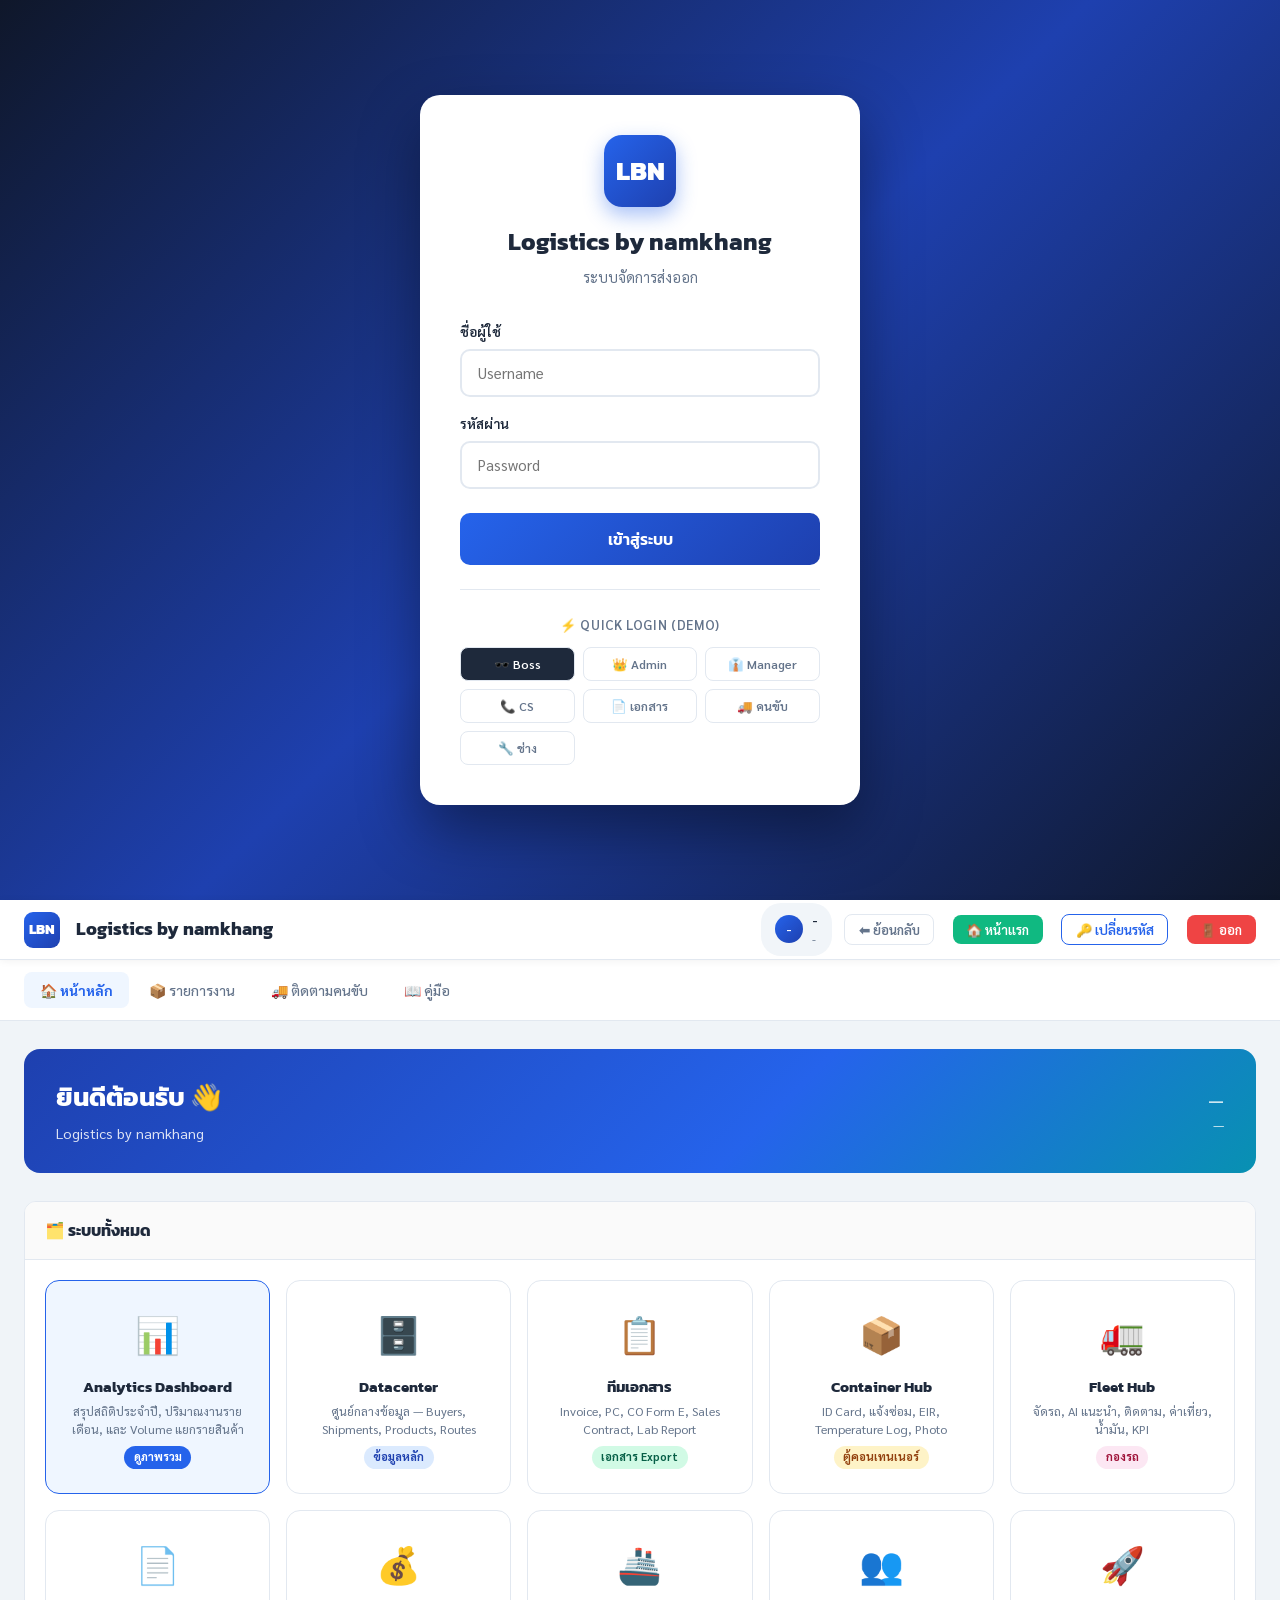
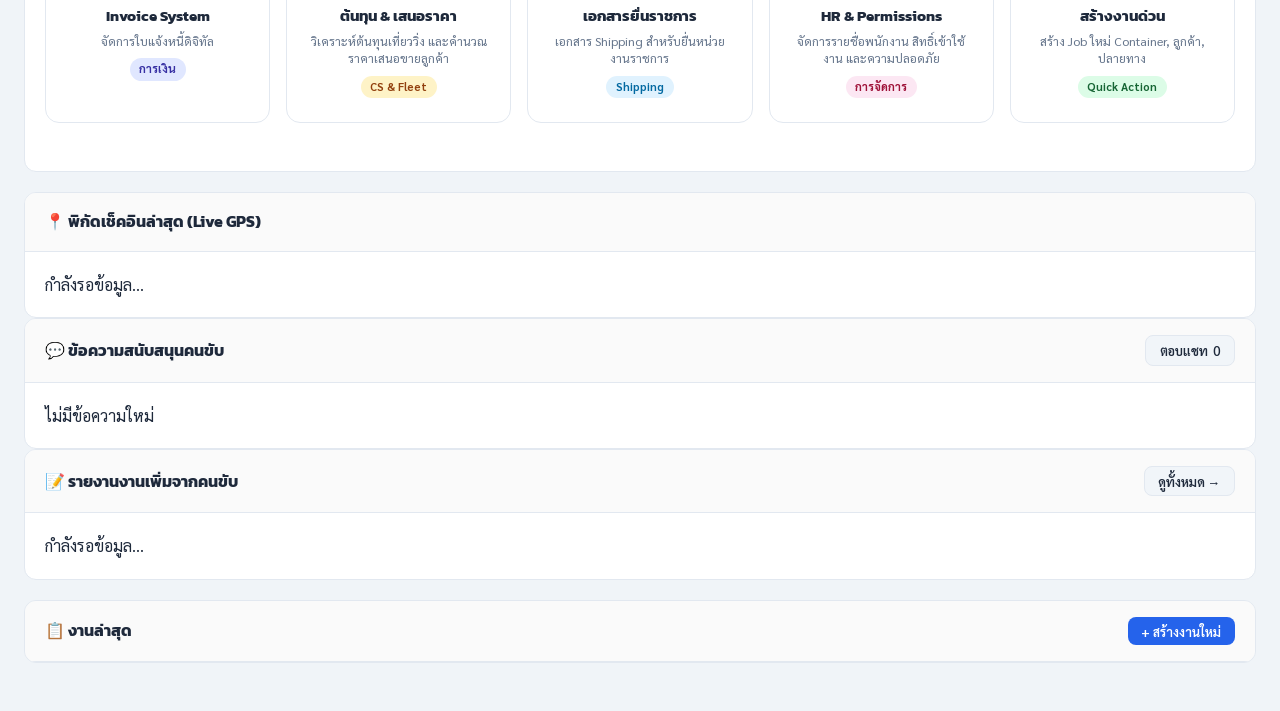
<file: shipping-gov.html>
<!DOCTYPE html>
<html lang="th">
<head>
    <meta charset="UTF-8">
    <meta name="viewport" content="width=device-width, initial-scale=1.0">
    <title>Logistics by namkhang - เอกสารยื่นราชการ</title>
    <link rel="stylesheet" href="shared.css">
<script src="auth.js"></script>
<script src="sync-engine.js"></script>
<script src="nav-component.js"></script>
<script>MCK_Auth.check('shipping');</script>
    <style>
        
        * { margin: 0; padding: 0; box-sizing: border-box; }
        
        :root {
            --primary: #2563eb;
            --primary-dark: #1e40af;
            --secondary: #10b981;
            --danger: #ef4444;
            --warning: #f59e0b;
            --success: #10b981;
            --dark: #1e293b;
            --gray: #64748b;
            --light-gray: #f1f5f9;
            --border: #e2e8f0;
        }
        
        body {
            font-family: 'Sarabun', sans-serif;
            background: #f0f4f8;
            color: var(--dark);
            line-height: 1.6;
        }
        
        .header {
            background: linear-gradient(135deg, var(--primary) 0%, var(--primary-dark) 100%);
            color: white;
            padding: 1rem;
            position: sticky;
            top: 0;
            z-index: 100;
            box-shadow: 0 4px 12px rgba(0,0,0,0.1);
        }
        
        .header-content {
            max-width: 1400px;
            margin: 0 auto;
            display: flex;
            justify-content: space-between;
            align-items: center;
        }
        
        .header h1 { font-family: 'Kanit', sans-serif; font-size: 1.5rem; }
        
        .user-info { display: flex; align-items: center; gap: 0.5rem; }

        .btn {
            padding: 0.5rem 1rem;
            border: none;
            border-radius: 6px;
            font-family: 'Sarabun', sans-serif;
            font-weight: 600;
            cursor: pointer;
            font-size: 0.875rem;
            display: flex;
            align-items: center;
            gap: 0.5rem;
            transition: 0.2s;
        }
        
        .btn-danger { background: var(--danger); color: white; }
        .btn-secondary { background: rgba(255,255,255,0.2); color: white; }
        .btn-success { background: var(--success); color: white; }
        .btn-primary { background: var(--primary); color: white; }

        .main { max-width: 1200px; margin: 2rem auto; padding: 0 1rem; }
        
        .page-title {
            font-family: 'Kanit', sans-serif;
            margin-bottom: 2rem;
            display: flex;
            justify-content: space-between;
            align-items: center;
            border-bottom: 2px solid var(--border);
            padding-bottom: 1rem;
        }

        .grid {
            display: grid;
            grid-template-columns: repeat(auto-fit, minmax(300px, 1fr));
            gap: 1.5rem;
            margin-bottom: 2.5rem;
        }

        .doc-card {
            background: white;
            border-radius: 15px;
            padding: 1.5rem;
            border: 1px solid var(--border);
            transition: 0.3s;
            position: relative;
            overflow: hidden;
        }

        .doc-card:hover { transform: translateY(-5px); box-shadow: 0 10px 20px rgba(0,0,0,0.05); }

        .doc-card::before {
            content: "";
            position: absolute;
            top: 0; left: 0; width: 4px; height: 100%;
            background: var(--primary);
        }

        .doc-card.warning::before { background: var(--warning); }
        .doc-card.success::before { background: var(--success); }

        .doc-icon { font-size: 2.5rem; margin-bottom: 1rem; }
        .doc-name { font-family: 'Kanit', sans-serif; font-size: 1.2rem; font-weight: 700; margin-bottom: 0.5rem; }
        .doc-dept { font-size: 0.8rem; color: var(--gray); margin-bottom: 1rem; font-weight: 600; }
        
        .badge {
            padding: 0.2rem 0.6rem;
            border-radius: 20px;
            font-size: 0.75rem;
            font-weight: 700;
        }
        .badge-req { background: #fee2e2; color: #991b1b; }

        .table-card {
            background: white;
            border-radius: 12px;
            border: 1px solid var(--border);
            overflow: hidden;
        }

        .table-header { padding: 1.2rem; border-bottom: 1px solid var(--border); background: #fafafa; font-weight: 700; }

        table { width: 100%; border-collapse: collapse; }
        th { text-align: left; padding: 1rem; background: var(--light-gray); font-size: 0.85rem; color: var(--gray); text-transform: uppercase; }
        td { padding: 1rem; border-bottom: 1px solid var(--border); font-size: 0.9rem; }
        
        .status-pill {
            padding: 0.25rem 0.75rem;
            border-radius: 20px;
            font-size: 0.75rem;
            font-weight: 700;
        }
        .status-waiting { background: #fef3c7; color: #92400e; }
        .status-approved { background: #d1fae5; color: #065f46; }
    </style>
</head>
<body>
<!-- Standard Topbar -->
<div id="topbar-root" data-title="เอกสารยื่นราชการ" data-subtitle="Shipping — เอกสารสำหรับยื่นหน่วยงานราชการ" data-logo="LN"></div>

    <div class="main">
        <div class="page-title">
            <div>
                <h1>ระบบเอกสารยื่นราชการ (Shipping Gov Docs)</h1>
                <p style="font-size: 0.9rem; color: var(--gray);">รวบรวมแบบฟอร์มและสถานะการขออนุญาตส่งออก</p>
            </div>
            <button class="btn btn-primary" onclick="alert('ระบบกำลังเชื่อมต่อกองระบบมาตรฐานฯ')">+ ยื่นคำขอใหม่</button>
        </div>

        <div class="grid">
            <!-- PC Card -->
            <div class="doc-card">
                <div class="doc-icon">🌱</div>
                <div class="doc-name">Phytosanitary Certificate (PC)</div>
                <div class="doc-dept">กรมวิชาการเกษตร (DOA)</div>
                <p style="font-size: 0.85rem; margin-bottom: 1rem;">ใบรับรองสุขอนามัยพืช เพื่อรับรองว่าสินค้าปลอดศัตรูพืชตามเงื่อนไขประเทศปลายทาง</p>
                <div style="display: flex; justify-content: space-between; align-items: center;">
                    <span class="badge badge-req">จำเป็นสำหรับผลไม้</span>
                    <button class="btn btn-primary btn-sm" style="font-size: 0.7rem;">จัดการข้อมูล</button>
                </div>
            </div>

            <!-- CO Card -->
            <div class="doc-card success">
                <div class="doc-icon">📜</div>
                <div class="doc-name">Certificate of Origin (Form E)</div>
                <div class="doc-dept">กรมการค้าต่างประเทศ (DFT)</div>
                <p style="font-size: 0.85rem; margin-bottom: 1rem;">หนังสือรับรองถิ่นกำเนิดสินค้า เพื่อใช้สิทธิพิเศษทางภาษีศุลกากร (ASEAN-China)</p>
                <div style="display: flex; justify-content: space-between; align-items: center;">
                    <span class="badge" style="background: #dbeafe; color: #1e40af;">ลดหย่อนภาษี</span>
                    <button class="btn btn-primary btn-sm" style="font-size: 0.7rem;">จัดการข้อมูล</button>
                </div>
            </div>

            <!-- Health Cert Card -->
            <div class="doc-card warning">
                <div class="doc-icon">🍎</div>
                <div class="doc-name">Health Certificate</div>
                <div class="doc-dept">กองด่านอาหารและยา (FDA)</div>
                <p style="font-size: 0.85rem; margin-bottom: 1rem;">ใบรับรองสุขอนามัยสำหรับการส่งออกอาหารและผลไม้แปรรูป</p>
                <div style="display: flex; justify-content: space-between; align-items: center;">
                    <span class="badge badge-req">สินค้าบริโภค</span>
                    <button class="btn btn-primary btn-sm" style="font-size: 0.7rem;">จัดการข้อมูล</button>
                </div>
            </div>

            <!-- Customs Card -->
            <div class="doc-card">
                <div class="doc-icon">🚢</div>
                <div class="doc-name">Export Declaration</div>
                <div class="doc-dept">กรมศุลกากร (Customs)</div>
                <p style="font-size: 0.85rem; margin-bottom: 1rem;">ใบขนสินค้าขาออก เพื่อผ่านพิธีการศุลกากรและตัดสต็อกการส่งออก</p>
                <div style="display: flex; justify-content: space-between; align-items: center;">
                    <span class="badge badge-req">ทุก Shipment</span>
                    <button class="btn btn-primary btn-sm" style="font-size: 0.7rem;">จัดการข้อมูล</button>
                </div>
            </div>
        </div>

        <div class="table-card">
            <div class="table-header">⏳ สถานะการยื่นคำขอเอกสารล่าสุด</div>
            <div style="overflow-x: auto;">
                <table>
                    <thead>
                        <tr>
                            <th>วันที่ยื่น</th>
                            <th>ประเภทเอกสาร</th>
                            <th>เลขอ้างอิง (Ref No.)</th>
                            <th>Shipment / Job</th>
                            <th>หน่วยงาน</th>
                            <th>สถานะ</th>
                            <th>การจัดการ</th>
                        </tr>
                    </thead>
                    <tbody id="govDocList">
                        <!-- Sample Data -->
                        <tr>
                            <td>13/05/2024</td>
                            <td><strong>Form E</strong></td>
                            <td>DFT-67-00452</td>
                            <td>RN202405-001</td>
                            <td>DFT</td>
                            <td><span class="status-pill status-approved">อนุมัติแล้ว</span></td>
                            <td><button class="btn btn-primary btn-sm" style="padding: 2px 8px;">พิมพ์</button></td>
                        </tr>
                        <tr>
                            <td>13/05/2024</td>
                            <td><strong>PC (สุขอนามัยพืช)</strong></td>
                            <td>DOA-PC-9981</td>
                            <td>RN202405-002</td>
                            <td>กรมวิชาการเกษตร</td>
                            <td><span class="status-pill status-waiting">รอตรวจสอบ</span></td>
                            <td><button class="btn btn-secondary btn-sm" style="padding: 2px 8px; color: var(--dark);">แก้ไข</button></td>
                        </tr>
                        <tr>
                            <td>12/05/2024</td>
                            <td><strong>ใบขนสินค้าขาออก</strong></td>
                            <td>CUST-EXP-009</td>
                            <td>RN202405-001</td>
                            <td>ศุลกากร</td>
                            <td><span class="status-pill status-approved">Release</span></td>
                            <td><button class="btn btn-primary btn-sm" style="padding: 2px 8px;">View</button></td>
                        </tr>
                    </tbody>
                </table>
            </div>
        </div>

        <div style="margin-top: 2rem; background: #fff; padding: 1.5rem; border-radius: 12px; border: 1px solid var(--border);">
            <h3 style="font-family: 'Kanit'; margin-bottom: 1rem;">📌 ข้อควรระวังในการยื่นเอกสาร</h3>
            <ul style="padding-left: 1.5rem; font-size: 0.9rem; color: var(--gray); display: grid; grid-template-columns: 1fr 1fr; gap: 0.5rem;">
                <li>ตรวจสอบ <strong>HS CODE</strong> ให้ตรงกับใน Invoice และ Packing List</li>
                <li>น้ำหนักสุทธิ (Net Weight) ใน <strong>Form E</strong> ต้องตรงกับใบขนสินค้า</li>
                <li>การขอ <strong>PC</strong> ต้องทำก่อนรถออกไม่เกิน 48 ชม. สำหรับผลไม้สด</li>
                <li>ตรวจสอบชื่อ <strong>Consignee</strong> ให้ตรงกับเอกสารปลายทาง</li>
            </ul>
        </div>
    </div>

    <script>
        // การดึงข้อมูลเบื้องต้น
        document.addEventListener('DOMContentLoaded', function() {
            const user = JSON.parse(sessionStorage.getItem('mck_user'));
            if (user) {
                document.getElementById('userName').textContent = user.name;
            }

            // โหลดข้อมูลจาก LocalStorage ถ้ามี (เหมือนระบบเดิม)
            loadGovDocs();
        });

        function loadGovDocs() {
            // ในอนาคตสามารถดึงจาก mck_jobs หรือตารางแยก mck_gov_docs
            console.log("Government Documents Module Loaded.");
        }
    </script>
</body>
</html>
</file>
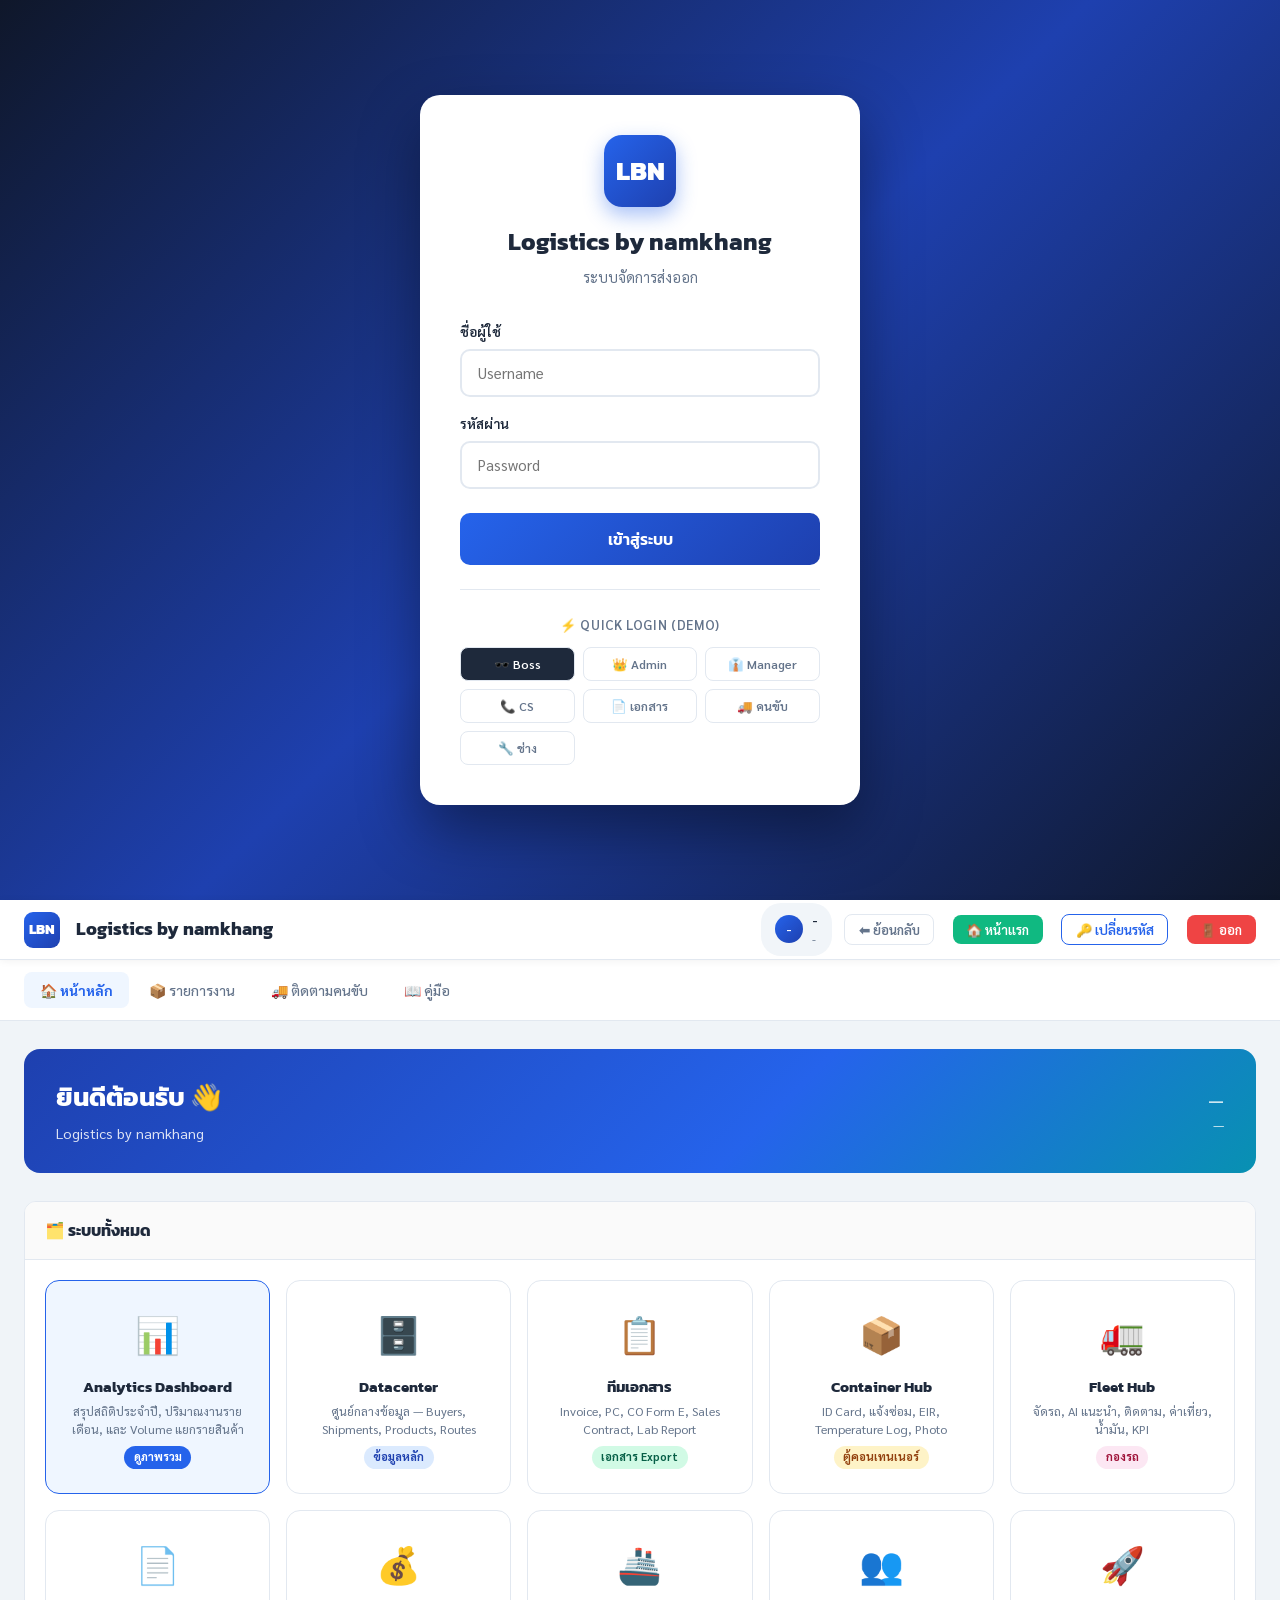
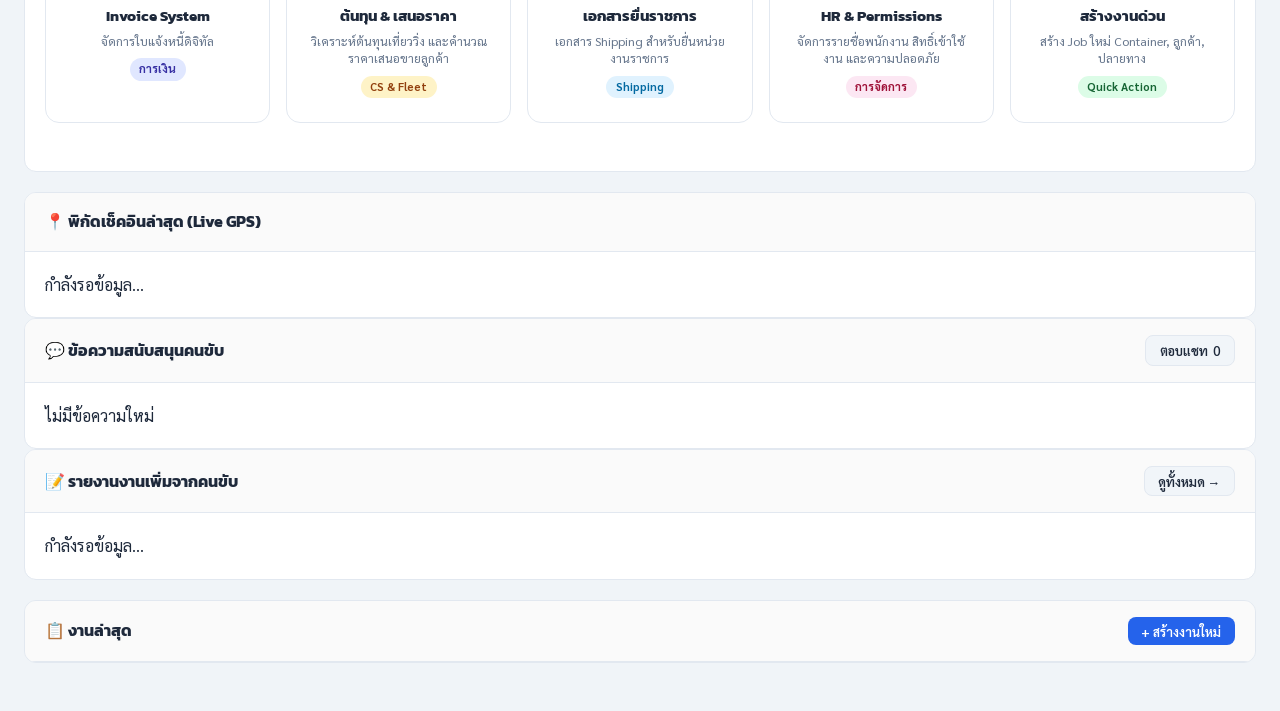
<file: SOP-WI.html>
<!DOCTYPE html>
<html lang="th">
<head>
  <meta charset="UTF-8" />
  <meta name="viewport" content="width=device-width, initial-scale=1.0" />
  <title>📄 SOP / WI — โฟลการทำงานแบบละเอียด</title>
  <link rel="stylesheet" href="shared.css">
<script src="auth.js"></script>
<script src="sync-engine.js"></script>
<script src="nav-component.js"></script>
<script>MCK_Auth.check('sop');</script>
  <style>
    *{margin:0;padding:0;box-sizing:border-box}
    :root{
      --primary:#2563eb;
      --primary-dark:#1e40af;
      --secondary:#10b981;
      --danger:#ef4444;
      --warning:#f59e0b;
      --info:#06b6d4;
      --dark:#1e293b;
      --gray:#64748b;
      --light:#f1f5f9;
      --border:#e2e8f0;
      --card:#ffffff;
    }
    body{
      font-family:'Sarabun',sans-serif;
      background:#f0f4f8;
      color:var(--dark);
      line-height:1.6;
      min-height:100vh;
    }
    .topbar{
      background:#fff;border-bottom:1px solid var(--border);
      padding:0 1.5rem;height:60px;
      display:flex;align-items:center;justify-content:space-between;
      position:sticky;top:0;z-index:100;
      box-shadow:0 1px 8px rgba(0,0,0,.06);
    }
    .topbar-left{display:flex;align-items:center;gap:1rem}
    .topbar-logo{
      width:36px;height:36px;border-radius:10px;
      background:linear-gradient(135deg,var(--primary),var(--primary-dark));
      display:flex;align-items:center;justify-content:center;
      font-family:'Kanit',sans-serif;font-weight:900;color:#fff;font-size:.9rem;
    }
    .topbar-title{font-family:'Kanit',sans-serif;font-size:1.1rem;font-weight:800;color:var(--dark)}
    .topbar-right{display:flex;align-items:center;gap:.75rem}
    .btn{
      display:inline-flex;align-items:center;gap:.35rem;
      padding:.55rem 1rem;border-radius:10px;
      border:none;cursor:pointer;font-family:'Sarabun',sans-serif;
      font-size:.9rem;font-weight:700;transition:.2s;
      text-decoration:none;
    }
    .btn-primary{background:var(--primary);color:#fff}
    .btn-primary:hover{background:var(--primary-dark)}
    .btn-ghost{background:#fff;color:var(--gray);border:1.5px solid var(--border)}
    .btn-ghost:hover{border-color:var(--primary);color:var(--primary);background:#eff6ff}
    .wrap{max-width:1200px;margin:0 auto;padding:1.75rem 1.5rem 2.5rem}
    .hero{
      background:#fff;border:1px solid var(--border);
      border-radius:16px; padding:1.5rem 1.5rem;
      box-shadow:0 2px 6px rgba(0,0,0,.04);
      margin-bottom:1.5rem;
    }
    .hero h1{font-family:'Kanit',sans-serif;color:var(--primary);font-size:1.55rem}
    .hero p{color:var(--gray);margin-top:.35rem;max-width:850px}
    .grid{
      display:grid;grid-template-columns:1fr;
      gap:1.25rem;
    }
    .card{
      background:var(--card);
      border:1px solid var(--border);
      border-radius:12px;
      overflow:hidden;
    }
    .card-head{
      padding:1rem 1.25rem;border-bottom:1px solid var(--border);
      background:#fafafa;
      display:flex;align-items:center;justify-content:space-between;gap:1rem;flex-wrap:wrap;
    }
    .card-head h2{
      font-family:'Kanit',sans-serif;
      font-size:1.1rem;color:var(--dark);
    }
    .pill{
      padding:.35rem .75rem;border-radius:999px;
      background:#eff6ff;color:var(--primary);font-weight:800;font-size:.82rem;
      border:1px solid #dbeafe;
      white-space:nowrap;
    }
    .card-body{padding:1.25rem}
    .toc{
      display:grid;
      grid-template-columns:repeat(auto-fit, minmax(220px,1fr));
      gap:.75rem;
    }
    .toc a{
      text-decoration:none;
      padding:.85rem 1rem;
      border:1px dashed #cbd5e1;
      border-radius:12px;
      color:var(--primary);
      background:#f8fafc;
      font-weight:800;
      display:block;
      transition:.2s;
    }
    .toc a:hover{border-style:solid;background:#eff6ff}
    .section h3{
      font-family:'Kanit',sans-serif;color:var(--dark);
      margin-bottom:.75rem;font-size:1.05rem;
      display:flex;align-items:center;gap:.5rem;flex-wrap:wrap;
    }
    .steps{
      margin-top:.75rem;
      border-left:4px solid var(--primary);
      padding-left:1rem;
      display:grid;gap:1rem;
    }
    .step{
      border:1px solid var(--border);
      border-radius:12px;
      padding:1rem;
      background:#fff;
    }
    .step-top{
      display:flex;align-items:flex-start;justify-content:space-between;gap:1rem;flex-wrap:wrap;
      margin-bottom:.6rem;
    }
    .step-no{
      min-width:44px;
      height:28px;
      border-radius:999px;
      background:#eff6ff;
      border:1px solid #dbeafe;
      color:var(--primary);
      font-weight:900;
      display:flex;align-items:center;justify-content:center;
      font-family:'Kanit',sans-serif;
      font-size:.9rem;
    }
    .step-title{font-weight:900}
    .meta-row{
      display:flex;gap:.5rem;flex-wrap:wrap;margin-top:.35rem
    }
    .tag{
      padding:.25rem .6rem;border-radius:999px;
      background:var(--light);color:var(--gray);
      border:1px solid var(--border);
      font-weight:800;font-size:.8rem;
    }
    .tag.role{background:#ecfdf5;border-color:#bbf7d0;color:#065f46}
    .tag.doc{background:#eff6ff;border-color:#dbeafe;color:#1e40af}
    .tag.output{background:#fef3c7;border-color:#fde68a;color:#92400e}
    .tag.risk{background:#fee2e2;border-color:#fecaca;color:#991b1b}
    .bullets{margin-top:.5rem}
    .bullets li{margin-left:1.1rem;color:var(--gray)}
    .tables{
      display:grid;grid-template-columns:repeat(auto-fit,minmax(260px,1fr));gap:1rem;
      margin-top:1rem;
    }
    table{
      width:100%;
      border-collapse:collapse;
      font-size:.9rem;
      overflow:hidden;
      border-radius:12px;
    }
    th,td{border-bottom:1px solid var(--border);padding:.6rem .75rem;text-align:left}
    th{background:#f8fafc;font-weight:900;color:var(--dark)}
    .callout{
      background:#f8fafc;border:1px solid var(--border);
      border-radius:12px;padding:1rem;margin-top:1rem;
    }
    .callout strong{color:var(--primary)}
    .footer-note{
      margin-top:1.25rem;color:var(--gray);font-size:.86rem
    }
    @media(max-width:640px){
      .wrap{padding:1.25rem 1rem}
      .hero h1{font-size:1.25rem}
    }
    @media print{
      .topbar,.footer-note,.toc a{display:none}
      body{background:#fff}
      .hero,.card{box-shadow:none}
    }
  </style>
</head>
<body>
  <!-- Standard Topbar -->
  <div id="topbar-root" data-title="SOP / WI" data-subtitle="โฟลการทำงานแบบละเอียด — ทีมเอกสาร/การส่งออก" data-logo="LN"></div>

  <div class="wrap">
    <div class="hero">
      <h1>📄 โฟลการทำงาน (Work Flow) — SOP/WI</h1>
      <p>
        หน้านี้สรุป “ลำดับขั้นตอนทำงาน” แบบละเอียด แยกเป็นช่วง/บท พร้อมระบุ
        <strong>ใครทำ (Role)</strong>, <strong>เอกสารที่ใช้</strong>, <strong>ผลลัพธ์ที่ต้องได้</strong>
        และ <strong>จุดเสี่ยงที่ต้องเช็ค</strong>
      </p>
      <div class="meta-row" style="margin-top:.75rem">
        <span class="tag role">Role-based</span>
        <span class="tag doc">เอกสาร/หลักฐาน</span>
        <span class="tag output">Output กำหนดชัด</span>
        <span class="tag risk">Risk checkpoints</span>
      </div>
    </div>

    <div class="grid">
      <div class="card">
        <div class="card-head">
          <h2>📑 สารบัญ (Click เพื่อเลื่อนไปส่วน)</h2>
          <span class="pill">SOP/WI</span>
        </div>
        <div class="card-body">
          <div class="toc">
            <a href="#s1">1) รับเคส/ตั้งค่าเริ่มงาน</a>
            <a href="#s2">2) ตรวจข้อมูลก่อนทำเอกสาร</a>
            <a href="#s3">3) ทำ Invoice + Validation</a>
            <a href="#s4">4) ทำ Packing List</a>
            <a href="#s5">5) ทำ Shipping Document (BL)</a>
            <a href="#s6">6) ทำ Export Document</a>
            <a href="#s7">7) ทวนสอบ/จัดเก็บ/ส่งมอบ</a>
            <a href="#s-additional-work">8) การรายงานงานเพิ่ม (คนขับ)</a>
            <a href="#s-quotation">9) การคำนวณต้นทุน & ใบเสนอราคา</a>
            <a href="#s-fleet">10) การบริหารกองรถ & การจัดรถ</a>
            <a href="#s-hr">11) การจัดการสิทธิ์ & ความปลอดภัย</a>
            <a href="#s8">8) Checklist เอกสารต้องมี</a>
          </div>
        </div>
      </div>

      <!-- s1 -->
      <section id="s1" class="card section">
        <div class="card-head">
          <h2>🧩 1) รับเคส/ตั้งค่าเริ่มงาน</h2>
          <span class="pill">Kickoff</span>
        </div>
        <div class="card-body">
          <div class="steps">
            <div class="step">
              <div class="step-top">
                <div>
                  <div class="step-no">1</div>
                  <div class="step-title" style="margin-top:.35rem">รวบรวมข้อมูลเคสจากงาน/ฝ่ายที่เกี่ยวข้อง</div>
                  <div class="meta-row">
                    <span class="tag role">Role: CS/ประสานงาน</span>
                    <span class="tag doc">เอกสาร: RN/CB, Booking/DO (ถ้ามี)</span>
                    <span class="tag output">Output: เคสพร้อมทำเอกสาร</span>
                  </div>
                </div>
                <span class="tag risk">Risk: ข้อมูลไม่ครบ</span>
              </div>
              <ul class="bullets">
                <li>ตรวจว่าได้เลขสำคัญครบ: RN, Container, ลูกค้า, ปลายทาง</li>
                <li>บันทึก “สิ่งที่ยังรอ” แยกออกจากสิ่งที่พร้อมใช้แล้ว</li>
                <li>กำหนด Timeline คร่าวๆ: วันที่ต้องส่งเอกสาร</li>
              </ul>
            </div>

            <div class="step">
              <div class="step-top">
                <div>
                  <div class="step-no">2</div>
                  <div class="step-title" style="margin-top:.35rem">ตั้งค่าระบบ/ค่ากำหนดบริษัทให้ถูกต้อง</div>
                  <div class="meta-row">
                    <span class="tag role">Role: Documentation/Admin</span>
                    <span class="tag doc">เอกสาร: ข้อมูลบริษัท, Tax ID</span>
                    <span class="tag output">Output: Header เอกสารถูกต้อง</span>
                  </div>
                </div>
                <span class="tag risk">Risk: Tax/ข้อมูลบริษัทผิด</span>
              </div>
              <ul class="bullets">
                <li>ตรวจข้อมูลบริษัท: ชื่อ, ที่อยู่, โทร, อีเมล, Tax ID</li>
                <li>ถ้ามีหลาย Exchange Rate ให้ยืนยัน “อัตราใช้งาน” สำหรับรอบนี้</li>
                <li>หากมีการเปลี่ยนค่ากลาง ต้องบันทึกใน Settings ก่อนออกเอกสาร</li>
              </ul>
            </div>
          </div>
        </div>
      </section>

      <!-- s2 -->
      <section id="s2" class="card section">
        <div class="card-head">
          <h2>🔎 2) ตรวจข้อมูลก่อนทำเอกสาร</h2>
          <span class="pill">Pre-check</span>
        </div>
        <div class="card-body">
          <div class="steps">
            <div class="step">
              <div class="step-top">
                <div>
                  <div class="step-no">3</div>
                  <div class="step-title" style="margin-top:.35rem">ตรวจ “Master data” และความสัมพันธ์เอกสาร</div>
                  <div class="meta-row">
                    <span class="tag role">Role: Documentation</span>
                    <span class="tag doc">เอกสาร: Customer/Products/HS Database</span>
                    <span class="tag output">Output: เอกสารสร้างได้ทันที</span>
                  </div>
                </div>
                <span class="tag risk">Risk: HS Code/ลูกค้าไม่ตรง</span>
              </div>
              <ul class="bullets">
                <li>ยืนยันว่าลูกค้ามีในระบบ (ชื่อลูกค้า + country + currency)</li>
                <li>ยืนยันว่าทุกรายการสินค้า “มี HS Code” และมี Weight/Unit</li>
                <li>ตรวจความเข้ากันของ Currency ระหว่างใบเอกสารกับสินค้า</li>
              </ul>
            </div>

            <div class="step">
              <div class="step-top">
                <div>
                  <div class="step-no">4</div>
                  <div class="step-title" style="margin-top:.35rem">ตรวจข้อมูลที่ส่งผลต่อการคำนวณ</div>
                  <div class="meta-row">
                    <span class="tag role">Role: Documentation/Verifier</span>
                    <span class="tag doc">เอกสาร: Invoice header, Transport type</span>
                    <span class="tag output">Output: ตัวเลข FOB/CNF/CIF น่าเชื่อถือ</span>
                  </div>
                </div>
                <span class="tag risk">Risk: น้ำหนัก 0 / สูตรคำนวณคลาดเคลื่อน</span>
              </div>
              <ul class="bullets">
                <li>น้ำหนักต้องมากกว่า 0 และตรงกับหน่วยที่ใช้คำนวณ</li>
                <li>ตรวจว่าเลือกประเภทการขนส่ง/เงื่อนไขให้ถูกต้อง</li>
                <li>เช็ค duplicate product ว่าไม่ซ้ำในลิสต์สินค้า (ตาม validation)</li>
              </ul>
            </div>
          </div>
        </div>
      </section>

      <!-- s3 -->
      <section id="s3" class="card section">
        <div class="card-head">
          <h2>🧾 3) ทำ Invoice + Validation</h2>
          <span class="pill">Invoice</span>
        </div>
        <div class="card-body">
          <div class="steps">
            <div class="step">
              <div class="step-top">
                <div>
                  <div class="step-no">5</div>
                  <div class="step-title" style="margin-top:.35rem">สร้าง Invoice (เลือกประเภท/เลขที่/วันที่/ลูกค้า/สกุลเงิน)</div>
                  <div class="meta-row">
                    <span class="tag role">Role: Documentation</span>
                    <span class="tag doc">เอกสาร: Invoice No, Invoice Type, Customer</span>
                    <span class="tag output">Output: Invoice header พร้อม</span>
                  </div>
                </div>
                <span class="tag risk">Risk: เลขเอกสารซ้ำ</span>
              </div>
              <ul class="bullets">
                <li>กรอก Invoice No, Invoice Date, เลือกลูกค้า, เลือก Currency</li>
                <li>เลือกประเภท Invoice ที่ตรงกับเคส</li>
                <li>เลือก transport type เพื่อให้ template/เงื่อนไขสอดคล้อง</li>
              </ul>
            </div>

            <div class="step">
              <div class="step-top">
                <div>
                  <div class="step-no">6</div>
                  <div class="step-title" style="margin-top:.35rem">เพิ่มสินค้า + ตรวจ HS/Weight/Currency/Duplicate</div>
                  <div class="meta-row">
                    <span class="tag role">Role: Documentation</span>
                    <span class="tag doc">เอกสาร: Items (Qty/Weight/Unit Price/HS Code)</span>
                    <span class="tag output">Output: Validation ผ่าน/แจ้งเตือนตามกติกา</span>
                  </div>
                </div>
                <span class="tag risk">Risk: HS Code ขาด / Weight = 0</span>
              </div>
              <ul class="bullets">
                <li>ตรวจว่าแต่ละรายการมี HS Code (ห้ามบันทึกถ้าขาด)</li>
                <li>Weight ต้องไม่เป็น 0 (ห้ามบันทึก)</li>
                <li>ถ้า currency ของสินค้าไม่ตรงกับเอกสารให้ “แจ้งเตือน (Warning)”</li>
                <li>ห้ามมีสินค้าชนิดเดียวกันซ้ำ (ตามกติกา duplicate validation)</li>
              </ul>
            </div>

            <div class="step">
              <div class="step-top">
                <div>
                  <div class="step-no">7</div>
                  <div class="step-title" style="margin-top:.35rem">คำนวณ FOB/CNF/CIF และตรวจยอดรวม</div>
                  <div class="meta-row">
                    <span class="tag role">Role: Verifier</span>
                    <span class="tag doc">เอกสาร: Total Weight, Items Total</span>
                    <span class="tag output">Output: Grand Total ถูกต้อง</span>
                  </div>
                </div>
                <span class="tag risk">Risk: สรุปยอดรวมผิด</span>
              </div>
              <ul class="bullets">
                <li>ตรวจ Total Weight (kg) และ Grand Total</li>
                <li>ตรวจว่าแสดงหน่วย/สกุลเงินถูกต้อง</li>
                <li>ดูตัวอย่าง (Preview) ก่อนพิมพ์/ส่งต่อ</li>
              </ul>
            </div>
          </div>

          <div class="callout">
            <strong>ตัวอย่างหลักฐานที่ควรแนบ</strong>
            <div class="bullets" style="margin-top:.5rem">
              <ul>
                <li>Screenshot/Print ของ Invoice Preview</li>
                <li>บันทึกเลขเอกสารในทะเบียนเอกสาร (ตามระบบ Document Registry)</li>
              </ul>
            </div>
          </div>
        </div>
      </section>

      <!-- s4 -->
      <section id="s4" class="card section">
        <div class="card-head">
          <h2>📦 4) ทำ Packing List</h2>
          <span class="pill">PL</span>
        </div>
        <div class="card-body">
          <div class="steps">
            <div class="step">
              <div class="step-top">
                <div>
                  <div class="step-no">8</div>
                  <div class="step-title" style="margin-top:.35rem">สร้าง Packing List และจับคู่กับ Invoice</div>
                  <div class="meta-row">
                    <span class="tag role">Role: Documentation</span>
                    <span class="tag doc">เอกสาร: PL No, Customer, Items count</span>
                    <span class="tag output">Output: PL พร้อมพิมพ์</span>
                  </div>
                </div>
                <span class="tag risk">Risk: จำนวนรายการไม่ตรง</span>
              </div>
              <ul class="bullets">
                <li>เลือกเลข PL และกำหนดลูกค้าให้ตรง</li>
                <li>จำนวนรายการต้องสอดคล้องกับ Invoice items</li>
                <li>ใส่หมายเหตุ (ถ้ามี) ให้ครบถ้วน</li>
              </ul>
            </div>

            <div class="step">
              <div class="step-top">
                <div>
                  <div class="step-no">9</div>
                  <div class="step-title" style="margin-top:.35rem">ทวนสอบก่อนส่งต่อแผนกพิมพ์/ส่งมอบ</div>
                  <div class="meta-row">
                    <span class="tag role">Role: Verifier</span>
                    <span class="tag doc">เอกสาร: PL Preview</span>
                    <span class="tag output">Output: ผ่านการตรวจ</span>
                  </div>
                </div>
                <span class="tag risk">Risk: รูปแบบ/การสะกดผิด</span>
              </div>
              <ul class="bullets">
                <li>ตรวจชื่อ/ที่อยู่/หมายเหตุไม่เพี้ยนจากข้อมูลต้นทาง</li>
                <li>ตรวจรูปแบบตาราง/จำนวนไม่ล้น/ไม่หาย</li>
              </ul>
            </div>
          </div>
        </div>
      </section>

      <!-- s5 -->
      <section id="s5" class="card section">
        <div class="card-head">
          <h2>🚢 5) ทำ Shipping Document (BL)</h2>
          <span class="pill">BL</span>
        </div>
        <div class="card-body">
          <div class="steps">
            <div class="step">
              <div class="step-top">
                <div>
                  <div class="step-no">10</div>
                  <div class="step-title" style="margin-top:.35rem">สร้าง BL และระบุ Consignee + CBM</div>
                  <div class="meta-row">
                    <span class="tag role">Role: Documentation</span>
                    <span class="tag doc">เอกสาร: BL No, Consignee, CBM/Weight</span>
                    <span class="tag output">Output: BL พร้อมพิมพ์</span>
                  </div>
                </div>
                <span class="tag risk">Risk: CBM/Weight ผิด</span>
              </div>
              <ul class="bullets">
                <li>ระบุ BL No, Consignee ให้ตรงกับเคส</li>
                <li>กำลัง/น้ำหนัก (CBM/Weight) ต้องถูกต้องตามข้อมูลขนส่ง</li>
                <li>ใส่หมายเหตุ (ถ้ามี)</li>
              </ul>
            </div>

            <div class="step">
              <div class="step-top">
                <div>
                  <div class="step-no">11</div>
                  <div class="step-title" style="margin-top:.35rem">ทวนสอบความพร้อมก่อนออกเอกสารชุดสุดท้าย</div>
                  <div class="meta-row">
                    <span class="tag role">Role: Verifier</span>
                    <span class="tag doc">เอกสาร: BL Preview/Print</span>
                    <span class="tag output">Output: BL ผ่านตรวจ</span>
                  </div>
                </div>
                <span class="tag risk">Risk: เลข BL ไม่ตรงชุดเอกสาร</span>
              </div>
              <ul class="bullets">
                <li>ตรวจเลข BL/วันที่/ผู้รับสินค้าไม่ผิดพลาด</li>
                <li>ตรวจว่าสรุปข้อมูลสอดคล้องกับ PL และ Invoice</li>
              </ul>
            </div>
          </div>
        </div>
      </section>

      <!-- s6 -->
      <section id="s6" class="card section">
        <div class="card-head">
          <h2>📤 6) ทำ Export Document</h2>
          <span class="pill">Export</span>
        </div>
        <div class="card-body">
          <div class="steps">
            <div class="step">
              <div class="step-top">
                <div>
                  <div class="step-no">12</div>
                  <div class="step-title" style="margin-top:.35rem">สร้าง Export Doc และระบุปลายทาง/ผู้ส่งออก</div>
                  <div class="meta-row">
                    <span class="tag role">Role: Documentation</span>
                    <span class="tag doc">เอกสาร: Export No, Exporter, Country</span>
                    <span class="tag output">Output: Export Doc พร้อม</span>
                  </div>
                </div>
                <span class="tag risk">Risk: ประเทศปลายทางผิด</span>
              </div>
              <ul class="bullets">
                <li>กรอก Exporter/ผู้ส่งออก</li>
                <li>เลือกประเทศปลายทางให้ตรงเคส</li>
                <li>ใส่หมายเหตุถ้ามี</li>
              </ul>
            </div>
          </div>
        </div>
      </section>

      <!-- s7 -->
      <section id="s7" class="card section">
        <div class="card-head">
          <h2>✅ 7) ทวนสอบ/จัดเก็บ/ส่งมอบ</h2>
          <span class="pill">Final QA</span>
        </div>
        <div class="card-body">
          <div class="steps">
            <div class="step">
              <div class="step-top">
                <div>
                  <div class="step-no">13</div>
                  <div class="step-title" style="margin-top:.35rem">ทวนสอบเอกสารชุดสุดท้ายและความครบถ้วน</div>
                  <div class="meta-row">
                    <span class="tag role">Role: Verifier</span>
                    <span class="tag doc">เอกสาร: ทุกหน้าที่เกี่ยวข้องในชุด</span>
                    <span class="tag output">Output: ชุดเอกสารถูกต้องพร้อมส่ง</span>
                  </div>
                </div>
                <span class="tag risk">Risk: เอกสารขาด/ข้อมูลไม่ตรง</span>
              </div>
              <ul class="bullets">
                <li>ตรวจเลขเอกสารทุกฉบับ: Invoice/PL/BL/Export</li>
                <li>ตรวจข้อมูลหลักที่ต้องเหมือนกัน: ลูกค้า, ประเทศ, currency, น้ำหนัก/จำนวน</li>
                <li>บันทึกหลักฐานการตรวจ (เช่น ลายเซ็น/วันที่ตรวจ)</li>
              </ul>
            </div>

            <div class="step">
              <div class="step-top">
                <div>
                  <div class="step-no">14</div>
                  <div class="step-title" style="margin-top:.35rem">จัดเก็บไฟล์ + ส่งมอบ/อัปโหลด</div>
                  <div class="meta-row">
                    <span class="tag role">Role: Documentation</span>
                    <span class="tag doc">เอกสาร: PDF ที่พิมพ์/ไฟล์แนบ</span>
                    <span class="tag output">Output: ส่งมอบถึงผู้รับปลายทาง</span>
                  </div>
                </div>
                <span class="tag risk">Risk: ไฟล์ไม่ถูกฉบับ</span>
              </div>
              <ul class="bullets">
                <li>ตั้งชื่อไฟล์ให้สื่อความ: DOCTYPE_No_Date.pdf</li>
                <li>อัปโหลด/ส่งมอบพร้อมหมายเหตุการแก้ไข (ถ้ามี)</li>
                <li>เก็บสำเนาไว้ในโครงสร้างโฟลเดอร์เดียวกัน</li>
              </ul>
            </div>
          </div>

          <div class="tables">
            <div class="callout">
              <strong>สถานะที่ควรบันทึกในระบบ</strong>
              <ul class="bullets">
                <li>draft → completed (ผ่านตรวจแล้ว)</li>
                <li>exported (ถ้าส่งออกแล้ว)</li>
              </ul>
            </div>
            <div class="callout">
              <strong>กรอบเวลาแนะนำ</strong>
              <ul class="bullets">
                <li>Pre-check: ภายใน 1 วันหลังรับเคส</li>
                <li>Draft ทำเอกสาร: ภายใน 1-2 วัน</li>
                <li>Final QA + ส่งมอบ: อย่างน้อย 1 วันก่อนกำหนด</li>
              </ul>
            </div>
          </div>

        </div>
      </section>

      <!-- s-additional-work -->
      <section id="s-additional-work" class="card section">
        <div class="card-head">
          <h2>📝 8) การรายงานงานเพิ่ม (คนขับ)</h2>
          <span class="pill">Driver Task</span>
        </div>
        <div class="card-body">
          <div class="steps">
            <div class="step">
              <div class="step-title">1. คนขับรายงานงานเพิ่มผ่าน Mobile Portal</div>
              <p class="text-sm text-slate-500 mt-1">คนขับบันทึกประเภทงาน (เช่น เวลารอ, โหลด/ลงของเพิ่ม), RN ที่เกี่ยวข้อง, ระยะเวลา/จำนวน, รายละเอียด และค่าใช้จ่ายที่เสนอ</p>
              <div class="meta-row">
                <span class="tag role">Role: Driver</span>
                <span class="tag doc">Input: ประเภทงาน, RN, ระยะเวลา, รายละเอียด, ค่าใช้จ่าย</span>
                <span class="tag output">Output: รายงานงานเพิ่มในระบบ</span>
              </div>
            </div>
            <div class="step">
              <div class="step-title">2. ฝ่ายออฟฟิศตรวจสอบและอนุมัติ</div>
              <p class="text-sm text-slate-500 mt-1">ฝ่ายออฟฟิศ (Dispatch/Finance) ตรวจสอบรายงานงานเพิ่มจากคนขับในหน้า "ติดตามคนขับ" และดำเนินการอนุมัติ/ปฏิเสธ</p>
            </div>
          </div>
        </div>
      </section>

      <!-- s-quotation -->
      <section id="s-quotation" class="card section">
        <div class="card-head">
          <h2>💰 9) การคำนวณต้นทุน & ใบเสนอราคา (Quotation & Costing)</h2>
          <span class="pill">Finance & CS</span>
        </div>
        <div class="card-body">
          <div class="steps">
            <div class="step">
              <div class="step-title">1. ประเมินต้นทุนพื้นฐาน (Fleet Cost)</div>
              <p class="text-sm text-slate-500 mt-1">ทีมจัดรถระบุ ระยะทาง, อัตราสิ้นเปลืองน้ำมัน และค่าเบี้ยเลี้ยงคนขับ</p>
            </div>
            <div class="step">
              <div class="step-title">2. คำนวณ Margin และราคาเสนอขาย (CS Pricing)</div>
              <p class="text-sm text-slate-500 mt-1">ทีม CS ปรับแต่ง Margin (%) เพื่อให้ได้ราคาที่แข่งขันได้และมีกำไร</p>
            </div>
          </div>
        </div>
      </section>

      <!-- s-fleet -->
      <section id="s-fleet" class="card section">
        <div class="card-head">
          <h2>🚛 10) การบริหารกองรถ & การจัดรถ (Fleet Hub)</h2>
          <span class="pill">Operations</span>
        </div>
        <div class="card-body">
          <div class="steps">
            <div class="step">
              <div class="step-title">1. การจัดรถ (Dispatch)</div>
              <p class="text-sm text-slate-500 mt-1">ใช้ระบบ AI แนะนำรถที่เหมาะสมที่สุดตามประเภทตู้ และคะแนน KPI ของคนขับ</p>
            </div>
            <div class="step">
              <div class="step-title">2. การติดตามสถานะ (Tracking)</div>
              <p class="text-sm text-slate-500 mt-1">ตรวจสอบพิกัด Live GPS จากการเช็คอินของคนขับผ่าน Mobile Portal</p>
            </div>
          </div>
        </div>
      </section>

      <!-- s-hr -->
      <section id="s-hr" class="card section">
        <div class="card-head">
          <h2>👥 11) การจัดการสิทธิ์ & ความปลอดภัย (HR & Security)</h2>
          <span class="pill">Management</span>
        </div>
        <div class="card-body">
          <div class="steps">
            <div class="step">
              <div class="step-title">1. การกำหนด Role-Based Access Control (RBAC)</div>
              <p class="text-sm text-slate-500 mt-1">Admin/Boss กำหนดสิทธิ์พนักงานตามตำแหน่ง (CS, Finance, Dispatch, etc.)</p>
            </div>
            <div class="step">
              <div class="step-title">2. การตรวจสอบประวัติ (Audit Logs)</div>
              <p class="text-sm text-slate-500 mt-1">Boss ตรวจสอบความผิดปกติผ่านหน้า Security Overview เช่น การล็อกอินผิดพลาดหรือการแอบดูรหัสผ่าน</p>
            </div>
          </div>
        </div>
      </section>

      <!-- s8 -->
      <section id="s8" class="card section">
        <div class="card-head">
          <h2>🧾 12) Checklist เอกสารต้องมี (SOP/WI)</h2>
          <span class="pill">Must-have</span>
        </div>
        <div class="card-body">
          <table>
            <thead>
              <tr>
                <th>รายการ</th>
                <th>เอกสาร</th>
                <th>หลักฐาน/หมายเหตุ</th>
              </tr>
            </thead>
            <tbody>
              <tr>
                <td>1</td>
                <td>Invoice</td>
                <td>Preview/Print + วันที่ตรวจ</td>
              </tr>
              <tr>
                <td>2</td>
                <td>Packing List (PL)</td>
                <td>จำนวนรายการต้องตรง</td>
              </tr>
              <tr>
                <td>3</td>
                <td>Shipping Document (BL)</td>
                <td>Consignee/CBM ต้องถูกต้อง</td>
              </tr>
              <tr>
                <td>4</td>
                <td>Export Document</td>
                <td>ประเทศปลายทาง/ผู้ส่งออก</td>
              </tr>
              <tr>
                <td>5</td>
                <td>Registry/ทะเบียนเอกสาร</td>
                <td>บันทึกเลขเอกสาร + รอบการทำ</td>
              </tr>
            </tbody>
          </table>

          <div class="footer-note">
            หมายเหตุ: หน้า SOP/WI นี้เป็น “แนวทางมาตรฐาน” สำหรับการทำงานแบบ Demo/ระบบเอกสารในโปรเจค
            คุณสามารถแก้ชื่อเอกสาร/ขั้นตอนให้ตรงกับ SOP จริงของทีมคุณได้ทันที
          </div>
        </div>
      </section>
    </div>
  </div>

  <script>
    function goBack() {
      // ถ้ากดจากลิงก์/ใช้งานภายในหน้าเดียวกัน เบราว์เซอร์มักจะมี history ให้ย้อนกลับได้
      if (window.history.length > 1) {
        window.history.back();
      } else {
        window.location.href = 'index.html';
      }
    }
  </script>
</body>
</html>
</file>
<file: shared.css>
/* ═══════════════════════════════════════════════════
   shared.css — Logistics by Namkhang Design System
   ═══════════════════════════════════════════════════ */
@import url('https://fonts.googleapis.com/css2?family=Sarabun:wght@300;400;500;600;700;800&family=Kanit:wght@400;500;600;700&display=swap');

/* ══ TOKENS ══ */
:root {
  --primary:      #2563eb;
  --primary-dark: #1e40af;
  --success:      #10b981;
  --danger:       #ef4444;
  --warning:      #f59e0b;
  --info:         #06b6d4;
  --purple:       #8b5cf6;
  --dark:         #1e293b;
  --gray:         #64748b;
  --light:        #f1f5f9;
  --border:       #e2e8f0;
  --shadow-sm:    0 1px 4px rgba(0,0,0,.06);
  --shadow:       0 2px 8px rgba(0,0,0,.08);
  --shadow-md:    0 4px 16px rgba(0,0,0,.12);
  --radius-sm:    8px;
  --radius:       12px;
  --radius-lg:    16px;
}

/* ══ GLOBAL TOPBAR ══ */
.g-topbar {
  background: linear-gradient(135deg, var(--primary-dark) 0%, var(--primary) 100%);
  padding: 0 1.5rem;
  height: 64px;
  display: flex;
  align-items: center;
  justify-content: space-between;
  position: sticky;
  top: 0;
  z-index: 200;
  box-shadow: 0 4px 16px rgba(30,64,175,.28);
  font-family: 'Sarabun', sans-serif;
}

.g-topbar-left  { display: flex; align-items: center; gap: .875rem; }
.g-topbar-right { display: flex; align-items: center; gap: .6rem; }

/* Logo square */
.g-logo {
  width: 40px; height: 40px;
  border-radius: 10px;
  background: rgba(255,255,255,.18);
  border: 1.5px solid rgba(255,255,255,.28);
  display: flex; align-items: center; justify-content: center;
  font-family: 'Kanit', sans-serif;
  font-weight: 800; font-size: .95rem; color: #fff;
  flex-shrink: 0;
}

/* Title block */
.g-title    { font-family:'Kanit',sans-serif; font-size:1.05rem; font-weight:700; color:#fff; line-height:1.2; }
.g-subtitle { font-size:.72rem; color:rgba(255,255,255,.72); line-height:1.3; }

/* Topbar buttons */
.g-btn {
  display: inline-flex; align-items: center; gap: .35rem;
  padding: .42rem .9rem;
  border-radius: var(--radius-sm);
  font-family: 'Sarabun', sans-serif;
  font-size: .82rem; font-weight: 600;
  cursor: pointer; transition: background .18s, transform .18s;
  text-decoration: none; border: none; white-space: nowrap;
  line-height: 1;
}
.g-btn-ghost {
  background: rgba(255,255,255,.14);
  border: 1.5px solid rgba(255,255,255,.28);
  color: #fff;
}
.g-btn-ghost:hover  { background: rgba(255,255,255,.26); }
.g-btn-danger {
  background: rgba(220,38,38,.65);
  border: 1.5px solid rgba(220,38,38,.5);
  color: #fff;
}
.g-btn-danger:hover { background: rgba(220,38,38,.9); }

/* User chip */
.g-user-chip {
  display: flex; align-items: center; gap: .5rem;
  padding: .28rem .7rem .28rem .35rem;
  background: rgba(255,255,255,.12);
  border: 1.5px solid rgba(255,255,255,.22);
  border-radius: 20px;
}
.g-user-avatar {
  width: 30px; height: 30px; border-radius: 50%;
  background: rgba(255,255,255,.25);
  display: flex; align-items: center; justify-content: center;
  font-family: 'Kanit', sans-serif; font-weight: 700;
  font-size: .78rem; color: #fff; flex-shrink: 0;
}
.g-user-name { font-size:.82rem; font-weight:600; color:#fff; line-height:1.2; }
.g-user-role { font-size:.68rem; color:rgba(255,255,255,.7); line-height:1.2; }

/* ══ BODY BASE ══ */
body {
  font-family: 'Sarabun', sans-serif;
  background: #f0f4f8;
  color: var(--dark);
  line-height: 1.6;
  min-height: 100vh;
}

/* ══ CARDS ══ */
.ds-card {
  background: #fff;
  border-radius: var(--radius);
  border: 1px solid var(--border);
  box-shadow: var(--shadow);
}
.ds-card-head {
  padding: 1rem 1.25rem;
  border-bottom: 1px solid var(--border);
  display: flex; align-items: center; justify-content: space-between;
}
.ds-card-head h3 {
  font-family: 'Kanit', sans-serif;
  font-size: 1rem; font-weight: 700; color: var(--dark);
}
.ds-card-body { padding: 1.25rem; }

/* ══ BUTTONS ══ */
.ds-btn {
  display: inline-flex; align-items: center; gap: .4rem;
  padding: .5rem 1rem;
  border: none; border-radius: var(--radius-sm);
  font-family: 'Sarabun', sans-serif; font-size: .85rem; font-weight: 600;
  cursor: pointer; transition: .2s; text-decoration: none; white-space: nowrap;
}
.ds-btn-primary {
  background: linear-gradient(135deg, var(--primary), var(--primary-dark));
  color: #fff;
}
.ds-btn-primary:hover { box-shadow: 0 4px 12px rgba(37,99,235,.35); transform: translateY(-1px); }
.ds-btn-success  { background: var(--success);  color: #fff; }
.ds-btn-danger   { background: var(--danger);   color: #fff; }
.ds-btn-warning  { background: var(--warning);  color: #fff; }
.ds-btn-ghost    { background: transparent; border: 1.5px solid var(--border); color: var(--gray); }
.ds-btn-ghost:hover  { border-color: var(--primary); color: var(--primary); }
.ds-btn-sm  { padding: .32rem .7rem; font-size: .78rem; }
.ds-btn-lg  { padding: .72rem 1.5rem; font-size: 1rem; }

/* ══ BADGES ══ */
.ds-badge {
  display: inline-flex; align-items: center;
  padding: .2rem .62rem; border-radius: 20px;
  font-size: .72rem; font-weight: 600; white-space: nowrap;
}
.ds-badge-primary { background:#eff6ff;  color:var(--primary);  }
.ds-badge-success { background:#d1fae5;  color:#065f46;         }
.ds-badge-danger  { background:#fee2e2;  color:#991b1b;         }
.ds-badge-warning { background:#fef3c7;  color:#92400e;         }
.ds-badge-info    { background:#e0f2fe;  color:#0369a1;         }
.ds-badge-gray    { background:var(--light); color:var(--gray); }
.ds-badge-purple  { background:#ede9fe;  color:#5b21b6;         }

/* ══ STAT CARDS ══ */
.ds-stat {
  background:#fff; border-radius:var(--radius);
  border:1px solid var(--border); border-top:3px solid var(--primary);
  padding:1.25rem; box-shadow:var(--shadow); transition:.2s;
}
.ds-stat:hover { box-shadow:var(--shadow-md); transform:translateY(-2px); }
.ds-stat.green  { border-top-color:var(--success); }
.ds-stat.orange { border-top-color:var(--warning); }
.ds-stat.red    { border-top-color:var(--danger);  }
.ds-stat.cyan   { border-top-color:var(--info);    }
.ds-stat.purple { border-top-color:var(--purple);  }
.ds-stat-val   { font-family:'Kanit',sans-serif; font-size:1.75rem; font-weight:700; color:var(--dark); }
.ds-stat-label { font-size:.78rem; color:var(--gray); margin-top:.15rem; }

/* ══ TABLES ══ */
.ds-table-wrap { overflow-x:auto; border-radius:var(--radius); border:1px solid var(--border); }
.ds-table { width:100%; border-collapse:collapse; font-size:.875rem; }
.ds-table thead th {
  background:var(--primary-dark); color:#fff;
  padding:.65rem 1rem; text-align:left;
  font-family:'Kanit',sans-serif; font-size:.8rem; font-weight:600; white-space:nowrap;
}
.ds-table tbody td { padding:.65rem 1rem; border-bottom:1px solid var(--border); vertical-align:middle; }
.ds-table tbody tr:last-child td { border-bottom:none; }
.ds-table tbody tr:hover td { background:var(--light); }

/* ══ FORMS ══ */
.ds-fg { margin-bottom:1rem; }
.ds-fg label { display:block; font-size:.82rem; font-weight:600; color:var(--dark); margin-bottom:.35rem; }
.ds-fg input, .ds-fg select, .ds-fg textarea {
  width:100%; padding:.6rem .875rem;
  border:1.5px solid var(--border); border-radius:var(--radius-sm);
  font-family:'Sarabun',sans-serif; font-size:.9rem; transition:.2s; background:#fff;
}
.ds-fg input:focus, .ds-fg select:focus, .ds-fg textarea:focus {
  outline:none; border-color:var(--primary);
  box-shadow:0 0 0 3px rgba(37,99,235,.1);
}

/* ══ STATUS PILLS ══ */
.ds-status {
  display:inline-flex; align-items:center; gap:.35rem;
  padding:.25rem .65rem; border-radius:20px;
  font-size:.75rem; font-weight:600;
}
.ds-status-active   { background:#d1fae5; color:#059669; }
.ds-status-inactive { background:#fee2e2; color:#dc2626; }
.ds-status-pending  { background:#fef3c7; color:#d97706; }
.ds-status-info     { background:#e0f2fe; color:#0284c7; }

/* ══ PAGE LAYOUT ══ */
.ds-content { max-width:1400px; margin:0 auto; padding:1.75rem 1.5rem; }
.ds-section-title {
  font-family:'Kanit',sans-serif; font-size:1rem; font-weight:700;
  color:var(--dark); margin-bottom:1rem;
}

/* ══ RESPONSIVE ══ */
@media(max-width:768px){
  .g-topbar        { padding:0 .875rem; height:56px; }
  .g-subtitle      { display:none; }
  .g-user-role     { display:none; }
  .g-hide-mobile   { display:none !important; }
  .ds-content      { padding:1rem; }
}
</file>
